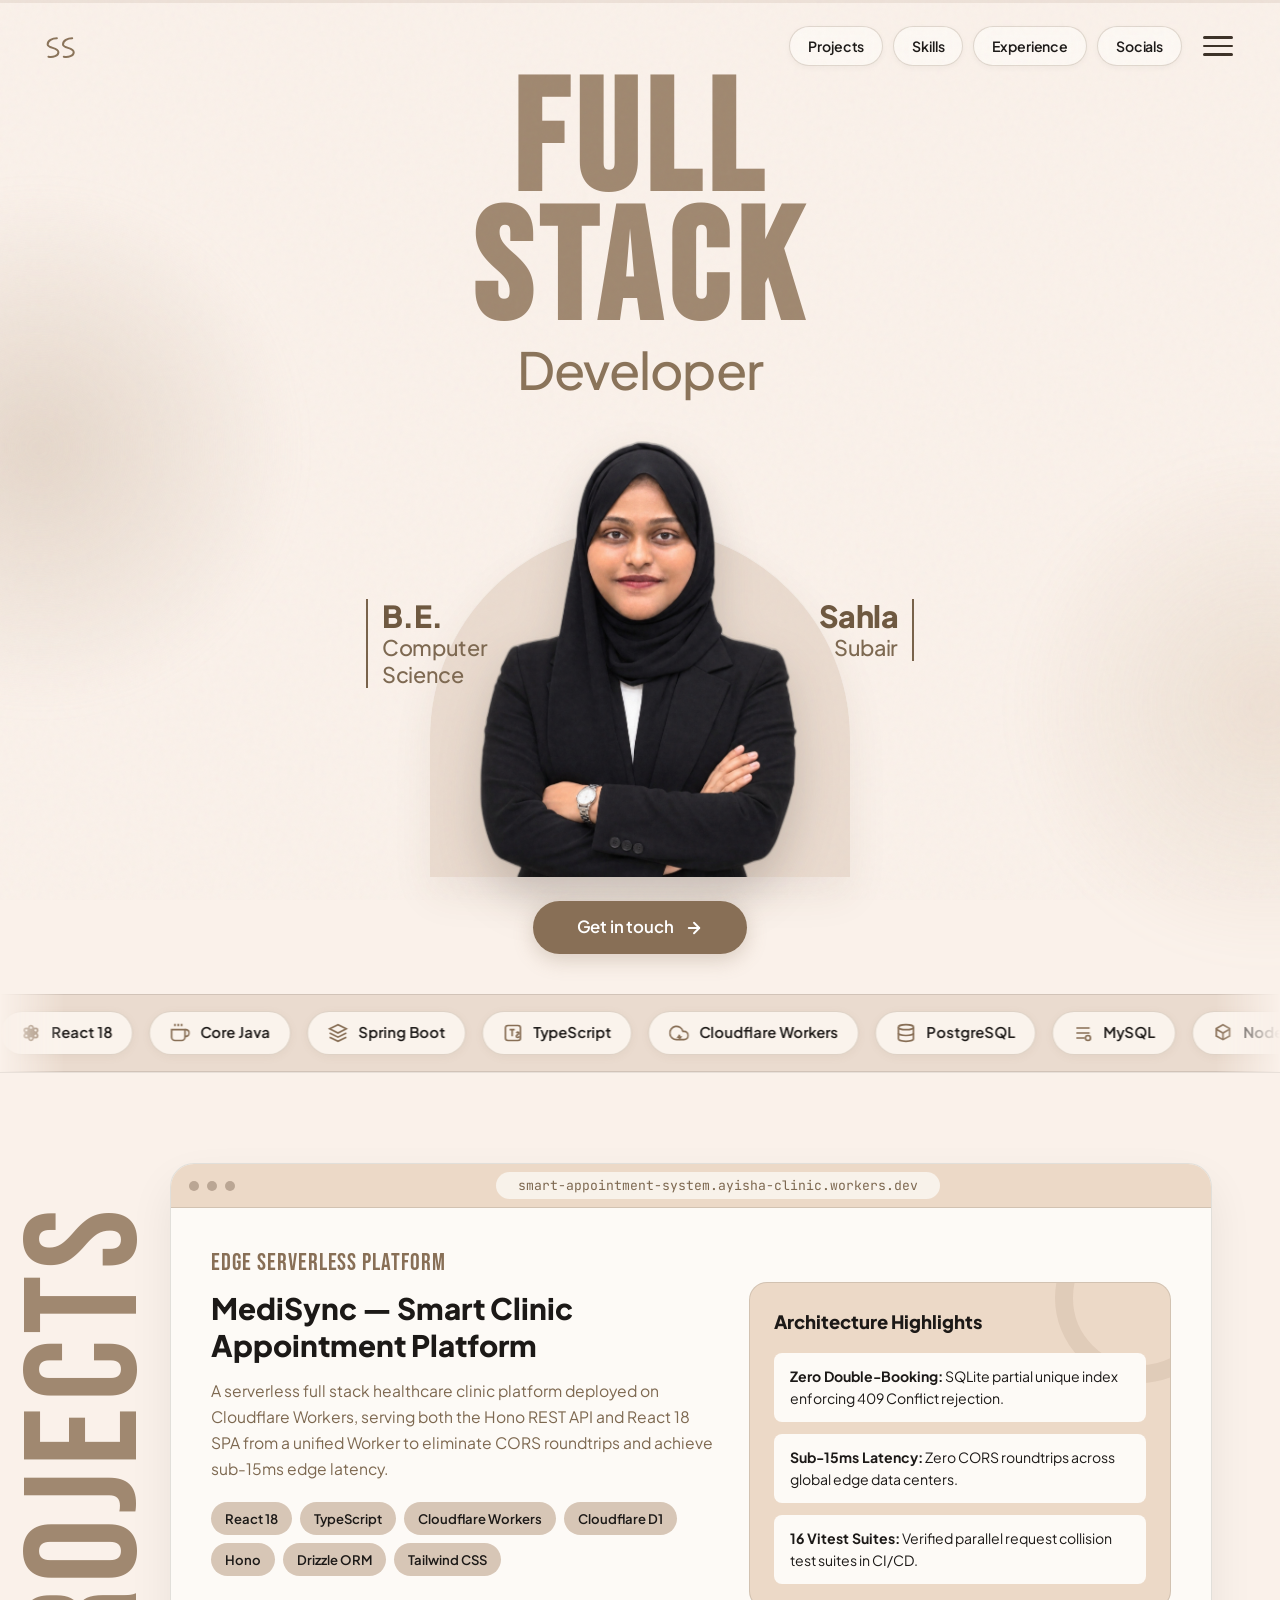
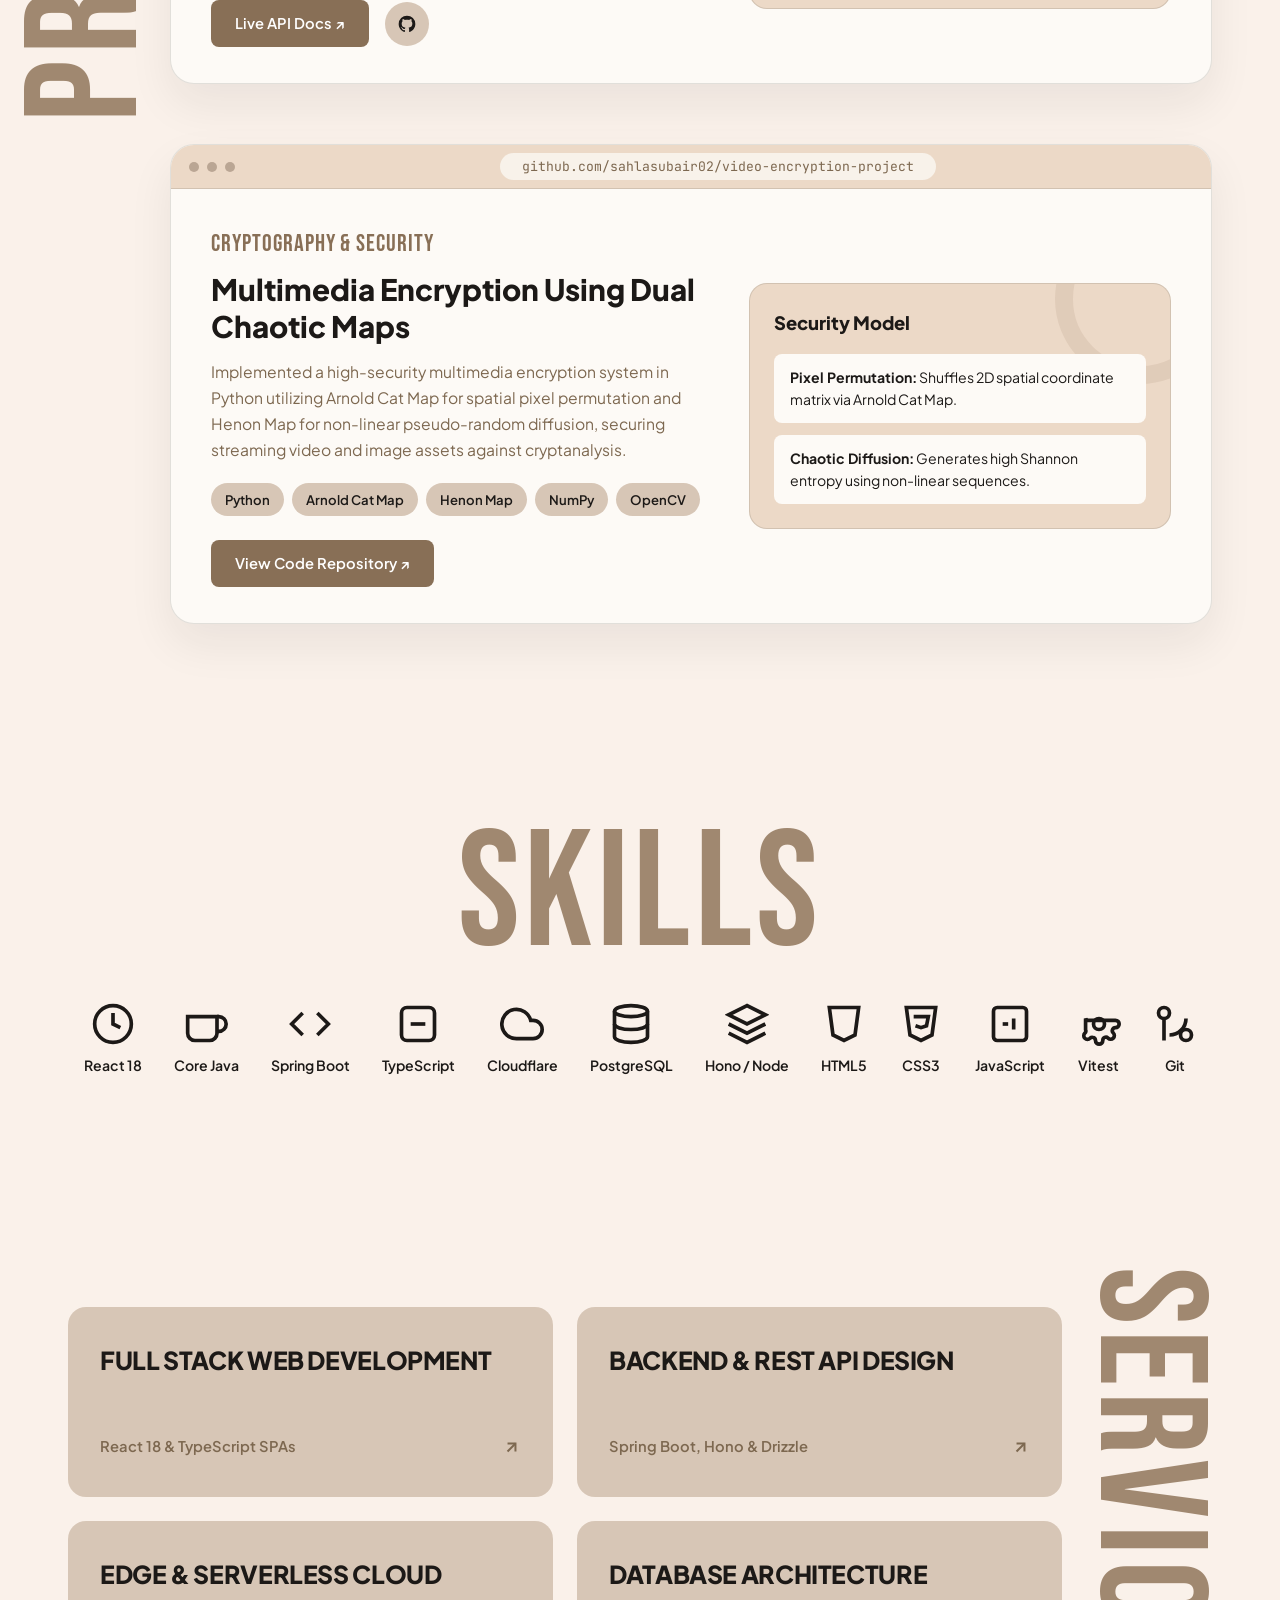
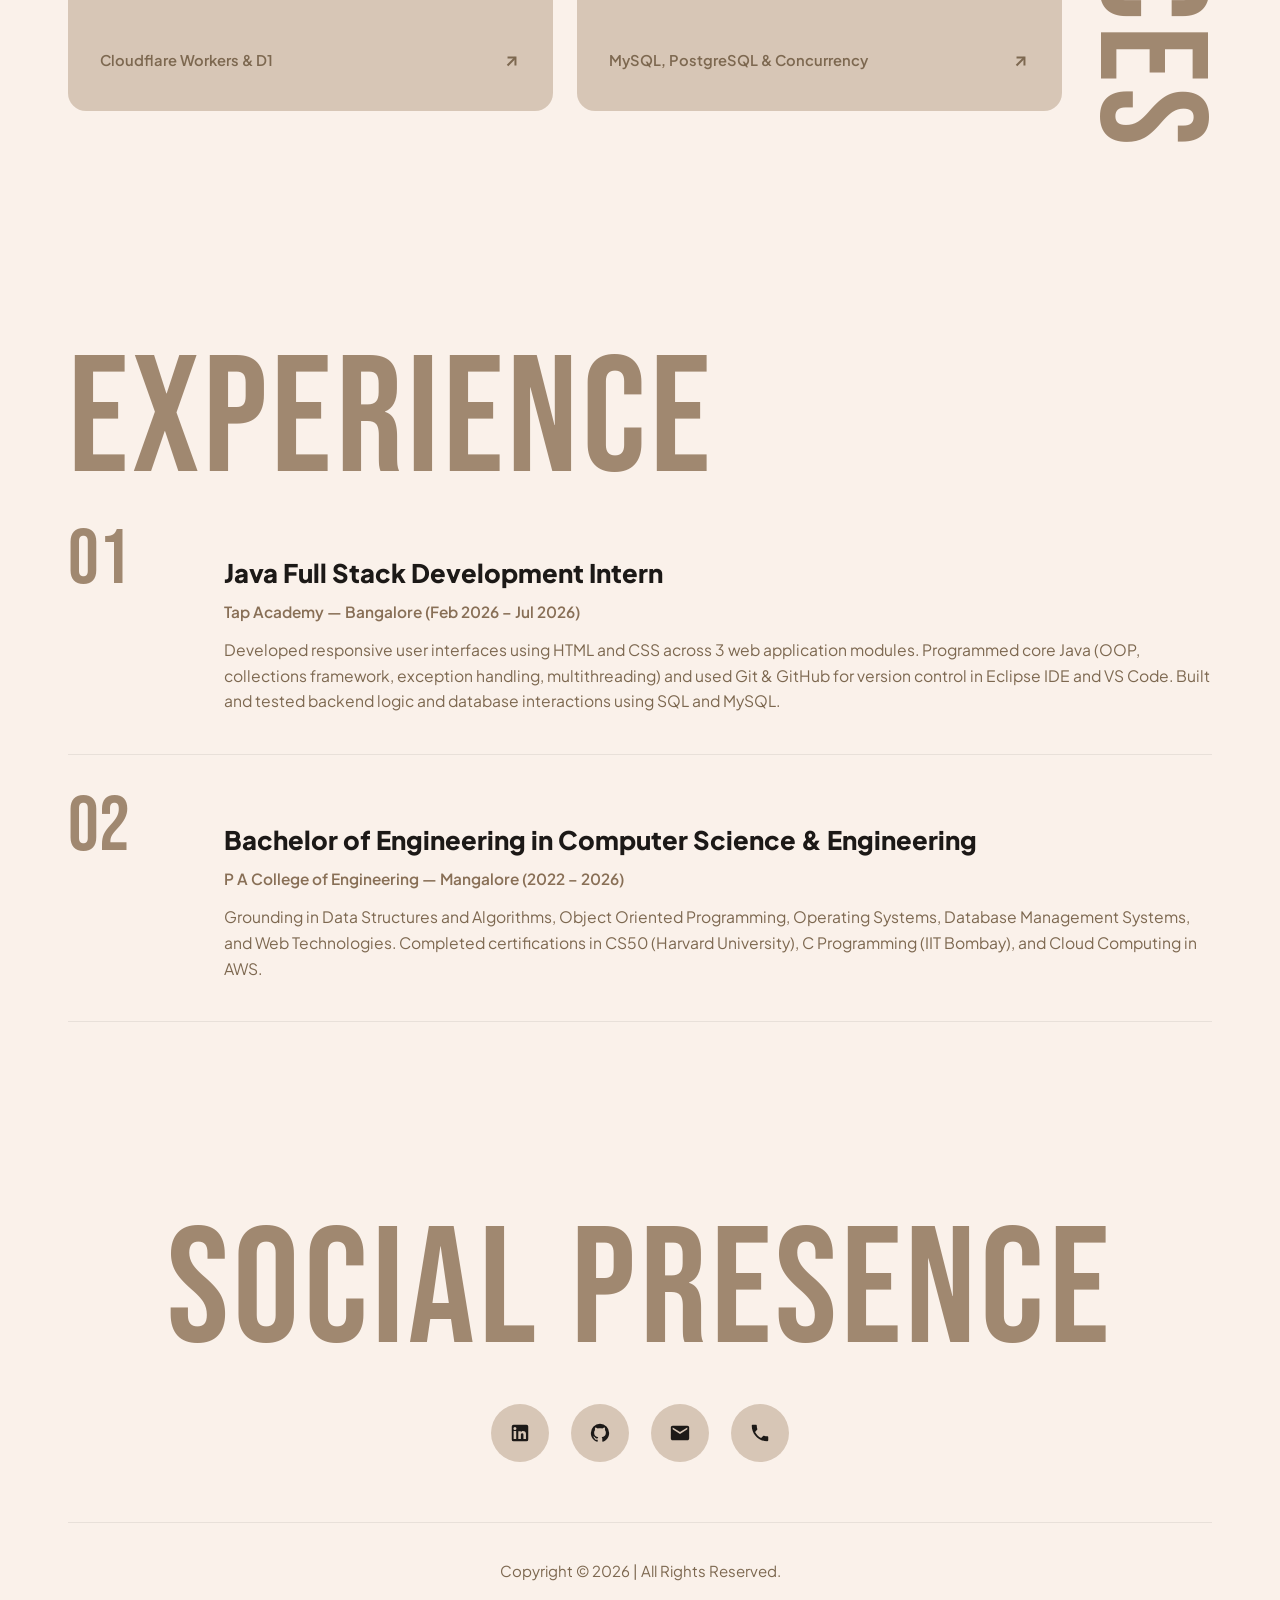
<file: index.html>
<!DOCTYPE html>
<html lang="en">
<head>
  <meta charset="UTF-8">
  <meta name="viewport" content="width=device-width, initial-scale=1.0">
  <title>Sahla Subair — Full Stack Developer (Java, React, TypeScript)</title>
  <meta name="description" content="Portfolio of Sahla Subair — Full Stack Developer specializing in Java, Spring Boot, React 18, TypeScript, and serverless Cloudflare Workers.">
  
  <!-- Google Fonts: Bebas Neue, Plus Jakarta Sans, JetBrains Mono -->
  <link rel="preconnect" href="https://fonts.googleapis.com">
  <link rel="preconnect" href="https://fonts.gstatic.com" crossorigin>
  <link href="https://fonts.googleapis.com/css2?family=Bebas+Neue&family=Plus+Jakarta+Sans:wght@400;500;600;700;800&family=JetBrains+Mono:wght@400;500;600&display=swap" rel="stylesheet">
  
  <!-- Monogram Favicon -->
  <link rel="icon" type="image/svg+xml" href="data:image/svg+xml,<svg xmlns='http://www.w3.org/2000/svg' viewBox='0 0 100 100'><circle cx='50' cy='50' r='50' fill='%23886F56'/><text x='50%25' y='63%25' text-anchor='middle' font-family='sans-serif' font-weight='800' font-size='44' fill='%23ffffff'>SS</text></svg>">
  
  <!-- INLINED CRITICAL CSS to ensure 100% instant rendering with zero network delay or caching issues -->
  <style>
    :root {
      --bg-page: #FAF1EA;
      --bg-arch: #EADBCF;
      --bg-card: #D7C6B6;
      --bg-card-hover: #CDBCAB;
      --bg-card-light: #FEFBF7;
      
      --text-dark: #1C1917;
      --text-primary-brown: #6E583F;
      --text-muted: #7D6850;
      
      --title-color: #A08870;
      --sub-color: #8A7359;
      
      --btn-mocha: #886F56;
      --btn-mocha-hover: #755E47;
      --btn-text: #FFFFFF;
      
      --line-brown: #78624A;
      --border-subtle: rgba(28, 25, 23, 0.08);
      --border-card: rgba(28, 25, 23, 0.12);
      
      --font-watermark: 'Bebas Neue', sans-serif;
      --font-sans: 'Plus Jakarta Sans', -apple-system, BlinkMacSystemFont, 'Segoe UI', Roboto, sans-serif;
      --font-mono: 'JetBrains Mono', monospace;
      
      --radius-sm: 8px;
      --radius-md: 18px;
      --radius-lg: 24px;
      --radius-pill: 9999px;
      
      --max-w: 1200px;
      --transition: all 0.22s ease-in-out;
    }

    *, *::before, *::after {
      box-sizing: border-box;
      margin: 0;
      padding: 0;
    }

    html {
      scroll-behavior: smooth;
      font-size: 16px;
      background-color: var(--bg-page);
    }

    body {
      font-family: var(--font-sans);
      background-color: var(--bg-page);
      color: var(--text-dark);
      line-height: 1.6;
      overflow-x: hidden;
      -webkit-font-smoothing: antialiased;
    }

    a {
      text-decoration: none;
      color: inherit;
    }

    .container {
      max-width: var(--max-w);
      margin: 0 auto;
      padding: 0 28px;
    }

    /* ==========================================================================
       Header: Monogram Logo on Left, Clean 3-Line Hamburger on Right
       (Exact Dribbble Front Page Header)
       ========================================================================== */
.site-header {
      position: absolute;
      top: 0;
      left: 0;
      width: 100%;
      z-index: 100;
      background: transparent;
      padding: 24px 32px 0;
      transition: padding 0.3s ease, background 0.3s ease, box-shadow 0.3s ease;
    }

    .site-header.scrolled {
      position: fixed;
      background: rgba(250, 241, 234, 0.94);
      backdrop-filter: blur(14px);
      -webkit-backdrop-filter: blur(14px);
      box-shadow: 0 4px 20px rgba(28, 25, 23, 0.07);
      padding: 14px 32px;
    }

    .header-right-group {
      display: flex;
      align-items: center;
      gap: 14px;
    }

    /* Desktop Navigation Redirection Buttons: hidden on mobile, visible on desktop */
    .desktop-header-nav {
      display: none;
      align-items: center;
      gap: 10px;
    }

    @media (min-width: 769px) {
      .desktop-header-nav {
        display: flex;
      }
    }

    .desktop-nav-btn {
      display: inline-flex;
      align-items: center;
      justify-content: center;
      padding: 8px 18px;
      border-radius: var(--radius-pill);
      background: rgba(254, 251, 247, 0.72);
      border: 1px solid rgba(136, 111, 86, 0.24);
      color: var(--text-dark);
      font-size: 0.88rem;
      font-weight: 600;
      letter-spacing: -0.01em;
      text-decoration: none;
      backdrop-filter: blur(8px);
      -webkit-backdrop-filter: blur(8px);
      box-shadow: 0 2px 6px rgba(28, 25, 23, 0.04);
      transition: var(--transition);
      user-select: none;
      cursor: pointer;
    }

    .desktop-nav-btn:hover {
      background: var(--btn-mocha);
      color: #ffffff;
      border-color: var(--btn-mocha);
      transform: translateY(-2px);
      box-shadow: 0 6px 16px rgba(136, 111, 86, 0.28);
    }

    .desktop-nav-btn:active {
      transform: translateY(0);
    }

    .header-flex {
      display: flex;
      align-items: center;
      justify-content: space-between;
      max-width: 680px;
      margin: 0 auto;
      width: 100%;
    }

    @media (min-width: 900px) {
      .header-flex {
        max-width: 1200px;
      }
    }

    .brand-monogram {
      display: inline-flex;
      align-items: center;
      justify-content: center;
      color: var(--sub-color);
      transition: var(--transition);
      cursor: pointer;
    }

    .brand-monogram:hover {
      transform: scale(1.06);
    }

    .hamburger-toggle-btn {
      display: flex;
      flex-direction: column;
      justify-content: center;
      align-items: center;
      gap: 6px;
      width: 44px;
      height: 44px;
      cursor: pointer;
      padding: 6px;
      background: transparent;
      border: none;
      outline: none;
    }

    .hamburger-toggle-btn span {
      display: block;
      width: 30px;
      height: 2.8px;
      background-color: #3B3026;
      border-radius: 4px;
      transition: var(--transition);
    }

    .hamburger-toggle-btn:hover span {
      background-color: var(--btn-mocha);
    }

    /* Fullscreen Drawer (Hidden by default, displayed ONLY when .open is present) */
    .nav-overlay-drawer {
      display: none;
      position: fixed;
      inset: 0;
      background: rgba(250, 241, 234, 0.98);
      backdrop-filter: blur(14px);
      z-index: 2000;
      flex-direction: column;
      align-items: center;
      justify-content: center;
      opacity: 0;
      transition: opacity 0.25s ease;
    }

    .nav-overlay-drawer.open {
      display: flex !important;
      opacity: 1;
    }

    .nav-drawer-close {
      position: absolute;
      top: 28px;
      right: 36px;
      font-size: 2.4rem;
      line-height: 1;
      color: var(--text-dark);
      cursor: pointer;
      background: transparent;
      border: none;
      outline: none;
      padding: 4px;
    }

    .nav-drawer-links {
      list-style: none;
      display: flex;
      flex-direction: column;
      align-items: center;
      gap: 22px;
    }

    .nav-drawer-links a {
      font-family: var(--font-watermark);
      font-size: 2.8rem;
      letter-spacing: 0.05em;
      color: var(--text-dark);
      transition: var(--transition);
    }

    .nav-drawer-links a:hover {
      color: var(--btn-mocha);
      transform: translateY(-2px);
    }

    /* ==========================================================================
       Front Page Hero Section (Exact 1:1 Match from Reference Image)
       ========================================================================== */
    .front-page-hero {
      position: relative;
      min-height: 100vh;
      padding-top: 80px;
      padding-bottom: 40px;
      display: flex;
      flex-direction: column;
      align-items: center;
      justify-content: space-between;
      overflow: hidden;
      background: var(--bg-page);
    }

    .front-hero-stage {
      position: relative;
      width: 100%;
      max-width: 680px;
      display: flex;
      flex-direction: column;
      align-items: center;
      margin: 0 auto;
      padding: 0 16px;
    }

    /* 1. Stacked Headline: MERN / STACK / Developer */
    .stacked-title-group {
      display: flex;
      flex-direction: column;
      align-items: center;
      text-align: center;
      user-select: none;
      margin-bottom: -10px;
      z-index: 1;
    }

    .title-line-1,
    .title-line-2 {
      font-family: var(--font-watermark);
      font-size: clamp(5.4rem, 18vw, 9.8rem);
      line-height: 0.82;
      letter-spacing: 0.05em;
      color: var(--title-color);
      text-transform: uppercase;
      margin: 0;
    }

    .title-line-developer {
      font-family: var(--font-sans);
      font-size: clamp(1.8rem, 5.5vw, 3.2rem);
      font-weight: 500;
      color: var(--sub-color);
      letter-spacing: -0.015em;
      line-height: 1.1;
      margin-top: 4px;
    }

    /* 2. Visual Center Stage with Arch Backdrop, Cutout Portrait & Side Callouts */
    .portrait-stage-container {
      position: relative;
      width: 100%;
      max-width: 540px;
      min-height: 440px;
      display: flex;
      justify-content: center;
      align-items: flex-end;
      margin-top: 10px;
    }

    /* Arch Shape behind the shoulders */
    .arch-backdrop-shape {
      position: absolute;
      bottom: 0;
      left: 50%;
      transform: translateX(-50%);
      width: 88%;
      max-width: 420px;
      height: 350px;
      border-radius: 240px 240px 0 0;
      background: var(--bg-arch);
      z-index: 1;
      pointer-events: none;
    }

    /* Cutout Portrait */
    .portrait-cutout-img {
      position: relative;
      z-index: 2;
      width: 100%;
      max-width: 420px;
      height: auto;
      max-height: 480px;
      object-fit: contain;
      object-position: bottom center;
      display: block;
    }

    /* 3. Left Callout: | B.E. / Computer / Science */
    .side-callout-left {
      position: absolute;
      left: -4px;
      top: 42%;
      z-index: 3;
      border-left: 2.2px solid var(--line-brown);
      padding-left: 14px;
      text-align: left;
    }

    .callout-bold-text {
      font-size: clamp(1.3rem, 2.8vw, 1.9rem);
      font-weight: 800;
      color: var(--text-primary-brown);
      line-height: 1.1;
      letter-spacing: -0.02em;
      display: block;
    }

    .callout-light-text {
      font-size: clamp(1rem, 2.1vw, 1.35rem);
      font-weight: 500;
      color: var(--text-muted);
      line-height: 1.25;
      letter-spacing: -0.015em;
      display: block;
      margin-top: 2px;
    }

    /* 4. Right Callout: Sahla | / Subair */
    .side-callout-right {
      position: absolute;
      right: -4px;
      top: 42%;
      z-index: 3;
      border-right: 2.2px solid var(--line-brown);
      padding-right: 14px;
      text-align: right;
    }

    /* 5. Bottom Centered CTA Button: Get in touch -> */
    .bottom-cta-container {
      margin-top: 24px;
      z-index: 5;
      display: flex;
      justify-content: center;
    }

    .btn-pill-get-in-touch {
      display: inline-flex;
      align-items: center;
      justify-content: center;
      gap: 12px;
      background: var(--btn-mocha);
      color: var(--btn-text);
      padding: 13px 44px;
      border-radius: var(--radius-pill);
      font-size: 1.05rem;
      font-weight: 600;
      letter-spacing: -0.01em;
      box-shadow: 0 6px 20px rgba(136, 111, 86, 0.28);
      transition: var(--transition);
      cursor: pointer;
    }

    .btn-pill-get-in-touch:hover {
      background: var(--btn-mocha-hover);
      transform: translateY(-2px);
      box-shadow: 0 10px 24px rgba(136, 111, 86, 0.38);
      color: #fff;
    }

    .btn-pill-get-in-touch svg {
      width: 18px;
      height: 18px;
      transition: transform 0.2s ease;
    }

    .btn-pill-get-in-touch:hover svg {
      transform: translateX(4px);
    }


    /* ==========================================================================
       Skills Continuous Horizontal Marquee (Left to Right Motion)
       Positioned right after the Hero section, before Projects
       ========================================================================== */
    .skills-marquee-banner {
      width: 100%;
      overflow: hidden;
      background: var(--bg-arch);
      border-top: 1.5px solid var(--border-card);
      border-bottom: 1.5px solid var(--border-card);
      padding: 16px 0;
      position: relative;
      display: flex;
      align-items: center;
      mask-image: linear-gradient(to right, transparent 0%, black 5%, black 95%, transparent 100%);
      -webkit-mask-image: linear-gradient(to right, transparent 0%, black 5%, black 95%, transparent 100%);
    }

    .skills-marquee-track {
      display: flex;
      width: max-content;
      animation: marqueeScrollLeftToRight 30s linear infinite;
      will-change: transform;
    }

    .skills-marquee-banner:hover .skills-marquee-track {
      animation-play-state: paused;
    }

    @keyframes marqueeScrollLeftToRight {
      0% {
        transform: translateX(-50%);
      }
      100% {
        transform: translateX(0%);
      }
    }

    .marquee-group {
      display: flex;
      align-items: center;
      gap: 16px;
      padding-right: 16px;
      flex-shrink: 0;
    }

    .marquee-pill {
      display: inline-flex;
      align-items: center;
      gap: 10px;
      background: #FAF3EC;
      border: 1px solid rgba(136, 111, 86, 0.25);
      border-radius: var(--radius-pill);
      padding: 9px 20px;
      color: var(--text-dark);
      font-size: 0.92rem;
      font-weight: 600;
      white-space: nowrap;
      box-shadow: 0 2px 8px rgba(136, 111, 86, 0.08);
      transition: var(--transition);
      cursor: default;
    }

    .marquee-pill:hover {
      background: #FFFFFF;
      border-color: var(--btn-mocha);
      transform: translateY(-2px);
      box-shadow: 0 6px 16px rgba(136, 111, 86, 0.18);
    }

    .marquee-pill svg {
      width: 20px;
      height: 20px;
      color: var(--btn-mocha);
      flex-shrink: 0;
      transition: transform 0.2s ease;
    }

    .marquee-pill:hover svg {
      transform: scale(1.15);
    }

    /* ==========================================================================
       Projects Section (Browser Mockup + Rotated "PROJECTS" Watermark)
       ========================================================================== */
    .projects-section {
      position: relative;
      padding: 90px 0 110px;
      background: var(--bg-page);
      border-top: 1px solid var(--border-subtle);
    }

    .projects-inner-layout {
      position: relative;
      display: flex;
      align-items: flex-start;
    }

    .vertical-watermark-left {
      position: absolute;
      left: -20px;
      top: 40px;
      font-family: var(--font-watermark);
      font-size: clamp(5.5rem, 12.5vw, 12rem);
      line-height: 0.85;
      letter-spacing: 0.04em;
      color: var(--title-color);
      writing-mode: vertical-rl;
      transform: rotate(180deg);
      user-select: none;
      pointer-events: none;
    }

    .projects-cards-wrapper {
      margin-left: clamp(20px, 8vw, 110px);
      width: 100%;
      display: flex;
      flex-direction: column;
      gap: 60px;
    }

    .browser-window-card {
      background: #FDFAF6;
      border: 1px solid var(--border-card);
      border-radius: var(--radius-lg);
      box-shadow: 0 20px 45px rgba(28, 25, 23, 0.07);
      overflow: hidden;
      transition: var(--transition);
    }

    .browser-window-card:hover {
      transform: translateY(-4px);
      box-shadow: 0 28px 60px rgba(28, 25, 23, 0.11);
    }

    .browser-header-bar {
      background: #ECD9C7;
      height: 44px;
      display: flex;
      align-items: center;
      padding: 0 18px;
      gap: 8px;
      border-bottom: 1px solid var(--border-card);
    }

    .dot {
      width: 10px;
      height: 10px;
      border-radius: 50%;
      background: #BAA694;
    }

    .browser-address-pill {
      margin: 0 auto;
      background: #F8F2EA;
      padding: 3px 22px;
      border-radius: var(--radius-pill);
      font-family: var(--font-mono);
      font-size: 0.82rem;
      color: var(--text-muted);
    }

    .browser-card-content {
      padding: 36px 40px;
      display: grid;
      grid-template-columns: 1.2fr 1fr;
      gap: 32px;
      align-items: center;
    }

    .project-details-col h3 {
      font-size: 1.85rem;
      font-weight: 800;
      color: var(--text-dark);
      line-height: 1.25;
      margin: 8px 0 14px;
    }

    .project-details-col p {
      color: var(--text-muted);
      font-size: 0.98rem;
      line-height: 1.65;
      margin-bottom: 20px;
    }

    .tech-tags-list {
      display: flex;
      flex-wrap: wrap;
      gap: 8px;
      margin-bottom: 24px;
    }

    .tech-tag-chip {
      background: var(--bg-card);
      color: var(--text-dark);
      padding: 6px 14px;
      border-radius: var(--radius-pill);
      font-size: 0.82rem;
      font-weight: 600;
    }

    .project-actions-row {
      display: flex;
      align-items: center;
      gap: 16px;
    }

    .btn-open-project {
      display: inline-flex;
      align-items: center;
      gap: 8px;
      background: var(--btn-mocha);
      color: #fff;
      padding: 12px 24px;
      border-radius: var(--radius-sm);
      font-size: 0.92rem;
      font-weight: 600;
    }

    .btn-open-project:hover {
      background: var(--btn-mocha-hover);
      color: #fff;
      transform: translateY(-2px);
    }

    .btn-github-circle {
      width: 44px;
      height: 44px;
      border-radius: 50%;
      background: var(--bg-card);
      color: var(--text-dark);
      display: flex;
      align-items: center;
      justify-content: center;
      transition: var(--transition);
    }

    .btn-github-circle:hover {
      background: var(--text-dark);
      color: #fff;
      transform: translateY(-2px);
    }

    .btn-github-circle svg {
      width: 20px;
      height: 20px;
      fill: currentColor;
    }

    .project-preview-mockup-box {
      background: #ECD9C7;
      border: 1px solid var(--border-card);
      border-radius: var(--radius-md);
      padding: 24px;
      display: flex;
      flex-direction: column;
      gap: 12px;
    }

    .feature-callout-pill {
      background: #FDFAF6;
      border-radius: var(--radius-sm);
      padding: 12px 16px;
      font-size: 0.88rem;
      color: var(--text-dark);
    }

    /* ==========================================================================
       Skills Section (Exact Dribbble "SKILLS" + Logo Ribbon)
       ========================================================================== */
    .skills-section {
      padding: 90px 0 100px;
      background: var(--bg-page);
      text-align: center;
    }

    .section-watermark-center {
      font-family: var(--font-watermark);
      font-size: clamp(5.5rem, 13vw, 12rem);
      line-height: 0.85;
      letter-spacing: 0.05em;
      color: var(--title-color);
      text-transform: uppercase;
      user-select: none;
      margin-bottom: 24px;
    }

    .skills-icons-row {
      display: flex;
      flex-wrap: wrap;
      align-items: center;
      justify-content: center;
      gap: 32px;
      margin-top: 36px;
    }

    .skill-logo-item {
      display: flex;
      flex-direction: column;
      align-items: center;
      gap: 8px;
      color: var(--text-dark);
      font-size: 0.88rem;
      font-weight: 600;
      transition: var(--transition);
    }

    .skill-logo-item:hover {
      transform: translateY(-4px);
      color: var(--btn-mocha);
    }

    .skill-logo-item svg {
      width: 44px;
      height: 44px;
    }

    /* ==========================================================================
       Services Section (2x2 Grid + Rotated "SERVICES" on the Right)
       ========================================================================== */
    .services-section {
      padding: 90px 0 110px;
      background: var(--bg-page);
      position: relative;
    }

    .services-layout-grid {
      display: grid;
      grid-template-columns: 1fr 110px;
      gap: 40px;
      align-items: center;
    }

    .services-2x2 {
      display: grid;
      grid-template-columns: repeat(2, 1fr);
      gap: 24px;
    }

    .service-tan-card {
      background: var(--bg-card);
      border-radius: var(--radius-md);
      padding: 38px 32px;
      display: flex;
      flex-direction: column;
      justify-content: space-between;
      min-height: 190px;
      transition: var(--transition);
    }

    .service-tan-card:hover {
      background: var(--bg-card-hover);
      transform: translateY(-4px);
      box-shadow: 0 16px 36px rgba(28, 25, 23, 0.09);
    }

    .service-title {
      font-size: 1.55rem;
      font-weight: 800;
      color: var(--text-dark);
      line-height: 1.25;
      letter-spacing: -0.015em;
      text-transform: uppercase;
    }

    .service-cta-link {
      display: flex;
      align-items: center;
      justify-content: space-between;
      margin-top: 24px;
      font-size: 0.92rem;
      font-weight: 600;
      color: var(--text-muted);
    }

    .service-cta-link svg {
      width: 19px;
      height: 19px;
      transition: transform 0.2s ease;
    }

    .service-tan-card:hover .service-cta-link svg {
      transform: translate(3px, -3px);
    }

    .vertical-watermark-right {
      font-family: var(--font-watermark);
      font-size: clamp(5.5rem, 12vw, 11rem);
      line-height: 0.85;
      letter-spacing: 0.04em;
      color: var(--title-color);
      writing-mode: vertical-rl;
      user-select: none;
      pointer-events: none;
      text-align: center;
    }

    /* ==========================================================================
       Experience Section (Numbered 01, 02)
       ========================================================================== */
    .experience-section {
      padding: 90px 0 110px;
      background: var(--bg-page);
    }

    .experience-entries-list {
      display: flex;
      flex-direction: column;
      gap: 40px;
      margin-top: 36px;
    }

    .experience-item-row {
      display: grid;
      grid-template-columns: 120px 1fr;
      gap: 36px;
      padding-bottom: 40px;
      border-bottom: 1px solid var(--border-subtle);
      align-items: baseline;
    }

    .exp-big-num {
      font-family: var(--font-watermark);
      font-size: 4.8rem;
      line-height: 0.85;
      color: var(--title-color);
    }

    .exp-content-box h4 {
      font-size: 1.6rem;
      font-weight: 800;
      color: var(--text-dark);
      margin-bottom: 6px;
    }

    .exp-company-tag {
      font-size: 0.96rem;
      font-weight: 600;
      color: var(--btn-mocha);
      margin-bottom: 12px;
    }

    .exp-content-box p {
      color: var(--text-muted);
      font-size: 0.98rem;
      line-height: 1.65;
    }

    /* ==========================================================================
       Social Presence & Footer
       ========================================================================== */
    .social-section {
      padding: 90px 0 60px;
      background: var(--bg-page);
      text-align: center;
    }

    .social-circle-buttons-row {
      display: flex;
      align-items: center;
      justify-content: center;
      gap: 22px;
      margin: 40px 0 60px;
    }

    .social-icon-circle {
      width: 58px;
      height: 58px;
      border-radius: 50%;
      background: var(--bg-card);
      color: var(--text-dark);
      display: flex;
      align-items: center;
      justify-content: center;
      transition: var(--transition);
    }

    .social-icon-circle:hover {
      background: var(--text-dark);
      color: #fff;
      transform: translateY(-4px);
      box-shadow: 0 12px 26px rgba(28, 25, 23, 0.15);
    }

    .social-icon-circle svg {
      width: 22px;
      height: 22px;
      fill: currentColor;
    }

    .bottom-copyright-line {
      font-size: 0.94rem;
      color: var(--text-muted);
      border-top: 1px solid var(--border-subtle);
      padding-top: 36px;
    }

    /* ==========================================================================
       Modals (Hidden by default, displayed ONLY when .open is present)
       ========================================================================== */
    .modal-overlay {
      display: none;
      position: fixed;
      inset: 0;
      background: rgba(28, 25, 23, 0.7);
      backdrop-filter: blur(8px);
      z-index: 3000;
      align-items: center;
      justify-content: center;
      padding: 24px;
      opacity: 0;
      transition: opacity 0.25s ease;
    }

    .modal-overlay.open {
      display: flex !important;
      opacity: 1;
    }

    .modal-card {
      background: #FDFAF6;
      border: 1px solid var(--border-card);
      border-radius: var(--radius-lg);
      max-width: 760px;
      width: 100%;
      max-height: 90vh;
      overflow-y: auto;
      position: relative;
      padding: 40px;
      box-shadow: 0 25px 50px rgba(28, 25, 23, 0.25);
    }

    .modal-close-x {
      position: absolute;
      top: 24px;
      right: 24px;
      width: 36px;
      height: 36px;
      border-radius: 50%;
      background: var(--bg-card);
      color: var(--text-dark);
      display: flex;
      align-items: center;
      justify-content: center;
      font-size: 1.2rem;
      border: none;
      cursor: pointer;
    }

    .swap-options-grid {
      display: grid;
      grid-template-columns: repeat(auto-fit, minmax(180px, 1fr));
      gap: 18px;
      margin: 16px 0 24px;
    }

    .swap-option-card {
      border: 2px solid var(--border-card);
      border-radius: var(--radius-md);
      padding: 14px;
      text-align: center;
      cursor: pointer;
      background: var(--bg-page);
      transition: var(--transition);
    }

    .swap-option-card:hover,
    .swap-option-card.selected {
      border-color: var(--btn-mocha);
      box-shadow: 0 6px 18px rgba(136, 111, 86, 0.2);
      transform: translateY(-2px);
    }

    .swap-option-card img {
      width: 100%;
      height: 140px;
      object-fit: cover;
      border-radius: var(--radius-sm);
      margin-bottom: 10px;
    }

    .swap-option-title {
      font-weight: 700;
      font-size: 0.95rem;
      color: var(--text-dark);
    }

    .swap-file-input-wrapper {
      margin-top: 18px;
      padding: 20px;
      border: 2px dashed var(--border-card);
      border-radius: var(--radius-md);
      text-align: center;
      background: var(--bg-page);
    }

    /* ==========================================================================
       Responsive Media Queries
       ========================================================================== */
    @media (max-width: 992px) {
      .browser-card-content {
        grid-template-columns: 1fr;
      }
      .services-layout-grid {
        grid-template-columns: 1fr;
      }
      .vertical-watermark-right {
        display: none;
      }
      .vertical-watermark-left {
        display: none;
      }
      .projects-cards-wrapper {
        margin-left: 0 !important;
      }
    }

    /* Mobile Responsive Optimizations (< 768px and < 480px) */
    @media (max-width: 768px) {

      /* Marquee banner mobile scaling */
      .skills-marquee-banner {
        padding: 12px 0;
      }
      .marquee-group {
        gap: 10px;
        padding-right: 10px;
      }
      .marquee-pill {
        padding: 7px 14px;
        font-size: 0.82rem;
        gap: 7px;
      }
      .marquee-pill svg {
        width: 17px;
        height: 17px;
      }

      .container {
        padding: 0 16px;
      }

      .site-header {
        padding: 18px 20px 0;
      }

      /* Hero section mobile scaling */
      .front-page-hero {
        min-height: auto;
        padding-top: 70px;
        padding-bottom: 36px;
      }

      .title-line-1,
      .title-line-2 {
        font-size: clamp(4.6rem, 20vw, 6.8rem);
        line-height: 0.82;
      }

      .title-line-developer {
        font-size: clamp(1.6rem, 5.8vw, 2.2rem);
        margin-top: 2px;
      }

      .portrait-stage-container {
        min-height: 380px;
        margin-top: 6px;
      }

      .arch-backdrop-shape {
        width: 86%;
        max-width: 320px;
        height: 310px;
        border-radius: 170px 170px 0 0;
      }

      .portrait-cutout-img {
        max-width: 320px;
        max-height: 390px;
      }

      .side-callout-left {
        left: -4px;
        top: 38%;
        padding-left: 10px;
      }

      .side-callout-right {
        right: -4px;
        top: 38%;
        padding-right: 10px;
      }

      .callout-bold-text {
        font-size: 1.25rem;
      }

      .callout-light-text {
        font-size: 0.92rem;
      }

      .btn-pill-get-in-touch {
        padding: 12px 36px;
        font-size: 0.96rem;
      }

      /* Projects section mobile scaling & address pill fix */
      .projects-section {
        padding: 60px 0 70px;
      }

      .projects-cards-wrapper {
        margin-left: 0 !important;
        gap: 36px;
      }

      .browser-window-card {
        border-radius: 16px;
      }

      .browser-header-bar {
        height: 42px;
        padding: 0 14px;
        gap: 6px;
      }

      .dot {
        width: 8px;
        height: 8px;
      }

      .browser-address-pill {
        margin: 0 auto;
        padding: 3px 12px;
        font-size: 0.72rem;
        max-width: 190px;
        white-space: nowrap;
        overflow: hidden;
        text-overflow: ellipsis;
      }

      .browser-card-content {
        padding: 24px 18px;
        gap: 24px;
      }

      .project-details-col h3 {
        font-size: 1.45rem;
        line-height: 1.3;
        margin: 6px 0 12px;
      }

      .project-details-col p {
        font-size: 0.92rem;
        line-height: 1.55;
        margin-bottom: 16px;
      }

      .tech-tags-list {
        gap: 6px;
        margin-bottom: 20px;
      }

      .tech-tag-chip {
        padding: 5px 11px;
        font-size: 0.76rem;
      }

      .project-actions-row {
        gap: 12px;
      }

      .btn-open-project {
        flex: 1;
        justify-content: center;
        padding: 11px 18px;
        font-size: 0.88rem;
      }

      .project-preview-mockup-box {
        padding: 18px;
        gap: 10px;
      }

      .feature-callout-pill {
        padding: 10px 12px;
        font-size: 0.82rem;
      }

      /* Skills section mobile */
      .skills-section {
        padding: 60px 0 70px;
      }

      .section-watermark-center {
        font-size: clamp(3.8rem, 16vw, 6rem);
        margin-bottom: 16px;
      }

      .skills-icons-row {
        gap: 20px 14px;
        margin-top: 24px;
      }

      .skill-logo-item {
        width: calc(33.33% - 12px);
        font-size: 0.78rem;
        gap: 6px;
      }

      .skill-logo-item svg {
        width: 36px;
        height: 36px;
      }

      /* Services section mobile */
      .services-section {
        padding: 60px 0 70px;
      }

      .services-layout-grid {
        display: block;
      }

      .services-2x2 {
        grid-template-columns: 1fr;
        gap: 16px;
      }

      .service-tan-card {
        padding: 26px 22px;
        min-height: 140px;
      }

      .service-title {
        font-size: 1.3rem;
      }

      /* Experience section mobile */
      .experience-section {
        padding: 60px 0 70px;
      }

      .experience-entries-list {
        gap: 28px;
        margin-top: 20px;
      }

      .experience-item-row {
        grid-template-columns: 1fr;
        gap: 8px;
        padding-bottom: 24px;
      }

      .exp-big-num {
        font-size: 3.2rem;
        line-height: 1;
      }

      .exp-content-box h4 {
        font-size: 1.3rem;
      }

      .exp-content-box p {
        font-size: 0.92rem;
      }

      /* Social section mobile */
      .social-section {
        padding: 60px 0 40px;
      }

      .social-circle-buttons-row {
        gap: 14px;
        margin: 28px 0 40px;
      }

      .social-icon-circle {
        width: 48px;
        height: 48px;
      }

      .social-icon-circle svg {
        width: 19px;
        height: 19px;
      }
    }

    @media (max-width: 400px) {

      .marquee-pill {
        padding: 6px 11px;
        font-size: 0.76rem;
      }

      .browser-address-pill {
        max-width: 150px;
        font-size: 0.68rem;
      }
      .side-callout-left {
        left: -6px;
      }
      .side-callout-right {
        right: -6px;
      }
    }
  </style>
  <link rel="stylesheet" href="responsive.css">
</head>
<body>
  <div class="scroll-progress" aria-hidden="true"><span id="scrollProgressBar"></span></div>

  <!-- Top Header (Exact Dribbble Front Page: Monogram on Left, Hamburger on Right) -->
  <header class="site-header" id="siteHeader">
    <div class="header-flex">
      <!-- Monogram Logo Mark matching "dp" style -->
      <a href="#home" class="brand-monogram" aria-label="Sahla Subair Home">
        <svg viewBox="0 0 60 40" width="46" height="34" fill="none" stroke="currentColor" stroke-width="2.6" stroke-linecap="round" stroke-linejoin="round">
          <path d="M22 10 C16 10, 10 13, 10 18 C10 23, 24 22, 24 28 C24 33, 17 35, 11 34" />
          <path d="M42 10 C36 10, 30 13, 30 18 C30 23, 44 22, 44 28 C44 33, 37 35, 31 34" />
        </svg>
      </a>

      <!-- Right Header Cluster: Desktop Redirection Buttons + Hamburger -->
      <div class="header-right-group">
        <nav class="desktop-header-nav" aria-label="Quick Section Navigation">
          <a href="#projects" class="desktop-nav-btn">Projects</a>
          <a href="#skills" class="desktop-nav-btn">Skills</a>
          <a href="#experience" class="desktop-nav-btn">Experience</a>
          <a href="#socials" class="desktop-nav-btn">Socials</a>
        </nav>

        <!-- Clean 3-line Hamburger Button -->
        <button class="hamburger-toggle-btn" id="navDrawerOpenBtn" aria-label="Open Navigation Menu">
          <span></span>
          <span></span>
          <span></span>
        </button>
      </div>
    </div>
  </header>

  <!-- Fullscreen Navigation Drawer (Overlay Menu - opened ONLY via hamburger) -->
  <div class="nav-overlay-drawer" id="navOverlayDrawer" aria-hidden="true">
    <button class="nav-drawer-close" id="navDrawerCloseBtn" aria-label="Close Navigation Menu">&times;</button>
    <div class="brand-monogram" style="margin-bottom: 24px; transform: scale(1.3);">
      <svg viewBox="0 0 60 40" width="56" height="40" fill="none" stroke="currentColor" stroke-width="2.6" stroke-linecap="round" stroke-linejoin="round">
        <path d="M22 10 C16 10, 10 13, 10 18 C10 23, 24 22, 24 28 C24 33, 17 35, 11 34" />
        <path d="M42 10 C36 10, 30 13, 30 18 C30 23, 44 22, 44 28 C44 33, 37 35, 31 34" />
      </svg>
    </div>
    <ul class="nav-drawer-links">
      <li><a href="#home" class="drawer-link">Home</a></li>
      <li><a href="#projects" class="drawer-link">Projects</a></li>
      <li><a href="#skills" class="drawer-link">Skills</a></li>
      <li><a href="#services" class="drawer-link">Services</a></li>
      <li><a href="#experience" class="drawer-link">Experience</a></li>
      <li><a href="#resumeModal" class="drawer-link" id="drawerResumeLink">Resume</a></li>
      <li><a href="#contact" class="drawer-link">Contact</a></li>
    </ul>
    <div style="margin-top: 32px; display: flex; gap: 14px; flex-wrap: wrap; justify-content: center;">
      <a href="#contact" class="btn-pill-get-in-touch drawer-link" style="padding: 12px 32px; font-size: 0.95rem;">Get in touch →</a>
      <button type="button" class="btn-pill-get-in-touch" id="openPhotoSwapBtn" style="padding: 12px 28px; background: transparent; border: 1.5px solid var(--sub-color); color: var(--sub-color); font-size: 0.95rem; cursor: pointer; box-shadow: none;">Swap Photo / Role 📷</button>
    </div>
  </div>

  <!-- Hero Section: reference-inspired layout, tailored to Sahla's full-stack profile -->
  <section class="front-page-hero" id="home">
    <div class="front-hero-stage">
      
      <!-- 1. Stacked Giant Headline: FULL / STACK / Developer -->
      <div class="stacked-title-group">
        <h1 class="title-line-1" id="heroTitleLine1">FULL</h1>
        <h1 class="title-line-2" id="heroTitleLine2">STACK</h1>
        <div class="title-line-developer">Developer</div>
      </div>

      <!-- 2. Visual Center Stage with Arch Backdrop, Cutout Portrait & Side Callouts -->
      <div class="portrait-stage-container">
        <!-- Arch backdrop shape behind shoulders -->
        <div class="arch-backdrop-shape"></div>

        <!-- Left Callout: Sahla's degree -->
        <div class="side-callout-left">
          <span class="callout-bold-text">B.E.</span>
          <span class="callout-light-text">Computer<br>Science</span>
        </div>

        <!-- Center Cutout Photo of Sahla Subair -->
        <img id="heroPortraitImg" src="assets/sahala-portrait.png" alt="Sahla Subair - Full Stack Developer" class="portrait-cutout-img">

        <!-- Right Callout: Sahla Subair | -->
        <div class="side-callout-right">
          <span class="callout-bold-text">Sahla</span>
          <span class="callout-light-text">Subair</span>
        </div>
      </div>

      <!-- 3. Bottom Centered CTA Button -->
      <div class="bottom-cta-container">
        <a href="#contact" class="btn-pill-get-in-touch">
          Get in touch
          <svg viewBox="0 0 24 24" fill="none" stroke="currentColor" stroke-width="2.5" stroke-linecap="round" stroke-linejoin="round">
            <line x1="5" y1="12" x2="19" y2="12"></line>
            <polyline points="12 5 19 12 12 19"></polyline>
          </svg>
        </a>
      </div>

    </div>
  </section>

<!-- Skills Continuous Horizontal Marquee (Continuous Motion: Left to Right) -->
  <section class="skills-marquee-banner" aria-label="Core Skills Continuous Marquee">
    <div class="skills-marquee-track">
      <!-- Group 1 -->
      <div class="marquee-group">
        <div class="marquee-pill" title="React 18">
          <svg viewBox="0 0 24 24" fill="none" stroke="currentColor" stroke-width="2"><circle cx="12" cy="12" r="2" fill="currentColor"></circle><ellipse cx="12" cy="12" rx="9" ry="3.5" transform="rotate(30 12 12)"></ellipse><ellipse cx="12" cy="12" rx="9" ry="3.5" transform="rotate(90 12 12)"></ellipse><ellipse cx="12" cy="12" rx="9" ry="3.5" transform="rotate(150 12 12)"></ellipse></svg>
          <span>React 18</span>
        </div>
        <div class="marquee-pill" title="Core Java">
          <svg viewBox="0 0 24 24" fill="none" stroke="currentColor" stroke-width="2"><path d="M18 8h1a4 4 0 0 1 0 8h-1"></path><path d="M2 8h16v9a4 4 0 0 1-4 4H6a4 4 0 0 1-4-4V8z"></path><line x1="6" y1="1" x2="6" y2="4"></line><line x1="10" y1="1" x2="10" y2="4"></line><line x1="14" y1="1" x2="14" y2="4"></line></svg>
          <span>Core Java</span>
        </div>
        <div class="marquee-pill" title="Spring Boot">
          <svg viewBox="0 0 24 24" fill="none" stroke="currentColor" stroke-width="2"><path d="M12 2L2 7l10 5 10-5-10-5z"></path><path d="M2 17l10 5 10-5"></path><path d="M2 12l10 5 10-5"></path></svg>
          <span>Spring Boot</span>
        </div>
        <div class="marquee-pill" title="TypeScript">
          <svg viewBox="0 0 24 24" fill="none" stroke="currentColor" stroke-width="2"><rect x="3" y="3" width="18" height="18" rx="3"></rect><path d="M8 8h6"></path><path d="M11 8v8"></path><path d="M16 12c.5-.5 1-1 1.8-1 1 0 1.2.7 1.2 1.4 0 1.6-3 1.8-3 3.6 0 .8.6 1.4 1.5 1.4 1 0 1.8-.7 2.1-1.4"></path></svg>
          <span>TypeScript</span>
        </div>
        <div class="marquee-pill" title="Cloudflare Workers">
          <svg viewBox="0 0 24 24" fill="none" stroke="currentColor" stroke-width="2"><path d="M18 10h-1.26A8 8 0 1 0 9 20h9a5 5 0 0 0 0-10z"></path><polyline points="13 14 11 17 14 17 12 20"></polyline></svg>
          <span>Cloudflare Workers</span>
        </div>
        <div class="marquee-pill" title="PostgreSQL">
          <svg viewBox="0 0 24 24" fill="none" stroke="currentColor" stroke-width="2"><ellipse cx="12" cy="5" rx="9" ry="3"></ellipse><path d="M21 12c0 1.66-4 3-9 3s-9-1.34-9-3"></path><path d="M3 5v14c0 1.66 4 3 9 3s9-1.34 9-3V5"></path></svg>
          <span>PostgreSQL</span>
        </div>
        <div class="marquee-pill" title="MySQL">
          <svg viewBox="0 0 24 24" fill="none" stroke="currentColor" stroke-width="2"><path d="M4 6h16M4 12h16M4 18h10"></path><circle cx="18" cy="18" r="3"></circle></svg>
          <span>MySQL</span>
        </div>
        <div class="marquee-pill" title="Node.js">
          <svg viewBox="0 0 24 24" fill="none" stroke="currentColor" stroke-width="2"><path d="M12 2l8 4.5v9L12 20l-8-4.5v-9z"></path><path d="M12 12l8-4.5"></path><path d="M12 12v8"></path><path d="M12 12L4 7.5"></path></svg>
          <span>Node.js</span>
        </div>
        <div class="marquee-pill" title="Hono Framework">
          <svg viewBox="0 0 24 24" fill="none" stroke="currentColor" stroke-width="2"><polygon points="13 2 3 14 12 14 11 22 21 10 12 10 13 2"></polygon></svg>
          <span>Hono</span>
        </div>
        <div class="marquee-pill" title="HTML5">
          <svg viewBox="0 0 24 24" fill="none" stroke="currentColor" stroke-width="2"><path d="M4 3l2 15 6 3 6-3 2-15H4z"></path><path d="M8 7h8l-.5 4H8.5l.3 3 3.2.8 3.2-.8.2-2"></path></svg>
          <span>HTML5</span>
        </div>
        <div class="marquee-pill" title="CSS3">
          <svg viewBox="0 0 24 24" fill="none" stroke="currentColor" stroke-width="2"><path d="M4 3l2 15 6 3 6-3 2-15H4z"></path><path d="M8 8h8l-1 5-3 1-3-1"></path></svg>
          <span>CSS3</span>
        </div>
        <div class="marquee-pill" title="JavaScript (ES6+)">
          <svg viewBox="0 0 24 24" fill="none" stroke="currentColor" stroke-width="2"><rect x="3" y="3" width="18" height="18" rx="2"></rect><path d="M8 12h3"></path><path d="M14 9v6"></path></svg>
          <span>JavaScript</span>
        </div>
        <div class="marquee-pill" title="Vitest & JUnit">
          <svg viewBox="0 0 24 24" fill="none" stroke="currentColor" stroke-width="2"><path d="M12 22s8-4 8-10V5l-8-3-8 3v7c0 6 8 10 8 10z"></path><polyline points="9 12 11 14 15 10"></polyline></svg>
          <span>Vitest & JUnit</span>
        </div>
        <div class="marquee-pill" title="Docker">
          <svg viewBox="0 0 24 24" fill="none" stroke="currentColor" stroke-width="2"><rect x="2" y="10" width="20" height="9" rx="2"></rect><line x1="6" y1="10" x2="6" y2="7"></line><line x1="10" y1="10" x2="10" y2="7"></line><line x1="14" y1="10" x2="14" y2="7"></line><line x1="18" y1="10" x2="18" y2="7"></line></svg>
          <span>Docker</span>
        </div>
        <div class="marquee-pill" title="Git & GitHub">
          <svg viewBox="0 0 24 24" fill="none" stroke="currentColor" stroke-width="2"><circle cx="18" cy="18" r="3"></circle><circle cx="6" cy="6" r="3"></circle><path d="M6 9v12"></path><path d="M18 9a9 9 0 0 1-9 9"></path></svg>
          <span>Git & GitHub</span>
        </div>
        <div class="marquee-pill" title="REST APIs">
          <svg viewBox="0 0 24 24" fill="none" stroke="currentColor" stroke-width="2"><circle cx="5" cy="12" r="3"></circle><circle cx="19" cy="12" r="3"></circle><line x1="8" y1="12" x2="16" y2="12"></line><line x1="12" y1="8" x2="12" y2="16"></line></svg>
          <span>REST APIs</span>
        </div>
      </div>

      <!-- Group 2 (Duplicate for seamless infinite loop) -->
      <div class="marquee-group" aria-hidden="true">
        <div class="marquee-pill" title="React 18">
          <svg viewBox="0 0 24 24" fill="none" stroke="currentColor" stroke-width="2"><circle cx="12" cy="12" r="2" fill="currentColor"></circle><ellipse cx="12" cy="12" rx="9" ry="3.5" transform="rotate(30 12 12)"></ellipse><ellipse cx="12" cy="12" rx="9" ry="3.5" transform="rotate(90 12 12)"></ellipse><ellipse cx="12" cy="12" rx="9" ry="3.5" transform="rotate(150 12 12)"></ellipse></svg>
          <span>React 18</span>
        </div>
        <div class="marquee-pill" title="Core Java">
          <svg viewBox="0 0 24 24" fill="none" stroke="currentColor" stroke-width="2"><path d="M18 8h1a4 4 0 0 1 0 8h-1"></path><path d="M2 8h16v9a4 4 0 0 1-4 4H6a4 4 0 0 1-4-4V8z"></path><line x1="6" y1="1" x2="6" y2="4"></line><line x1="10" y1="1" x2="10" y2="4"></line><line x1="14" y1="1" x2="14" y2="4"></line></svg>
          <span>Core Java</span>
        </div>
        <div class="marquee-pill" title="Spring Boot">
          <svg viewBox="0 0 24 24" fill="none" stroke="currentColor" stroke-width="2"><path d="M12 2L2 7l10 5 10-5-10-5z"></path><path d="M2 17l10 5 10-5"></path><path d="M2 12l10 5 10-5"></path></svg>
          <span>Spring Boot</span>
        </div>
        <div class="marquee-pill" title="TypeScript">
          <svg viewBox="0 0 24 24" fill="none" stroke="currentColor" stroke-width="2"><rect x="3" y="3" width="18" height="18" rx="3"></rect><path d="M8 8h6"></path><path d="M11 8v8"></path><path d="M16 12c.5-.5 1-1 1.8-1 1 0 1.2.7 1.2 1.4 0 1.6-3 1.8-3 3.6 0 .8.6 1.4 1.5 1.4 1 0 1.8-.7 2.1-1.4"></path></svg>
          <span>TypeScript</span>
        </div>
        <div class="marquee-pill" title="Cloudflare Workers">
          <svg viewBox="0 0 24 24" fill="none" stroke="currentColor" stroke-width="2"><path d="M18 10h-1.26A8 8 0 1 0 9 20h9a5 5 0 0 0 0-10z"></path><polyline points="13 14 11 17 14 17 12 20"></polyline></svg>
          <span>Cloudflare Workers</span>
        </div>
        <div class="marquee-pill" title="PostgreSQL">
          <svg viewBox="0 0 24 24" fill="none" stroke="currentColor" stroke-width="2"><ellipse cx="12" cy="5" rx="9" ry="3"></ellipse><path d="M21 12c0 1.66-4 3-9 3s-9-1.34-9-3"></path><path d="M3 5v14c0 1.66 4 3 9 3s9-1.34 9-3V5"></path></svg>
          <span>PostgreSQL</span>
        </div>
        <div class="marquee-pill" title="MySQL">
          <svg viewBox="0 0 24 24" fill="none" stroke="currentColor" stroke-width="2"><path d="M4 6h16M4 12h16M4 18h10"></path><circle cx="18" cy="18" r="3"></circle></svg>
          <span>MySQL</span>
        </div>
        <div class="marquee-pill" title="Node.js">
          <svg viewBox="0 0 24 24" fill="none" stroke="currentColor" stroke-width="2"><path d="M12 2l8 4.5v9L12 20l-8-4.5v-9z"></path><path d="M12 12l8-4.5"></path><path d="M12 12v8"></path><path d="M12 12L4 7.5"></path></svg>
          <span>Node.js</span>
        </div>
        <div class="marquee-pill" title="Hono Framework">
          <svg viewBox="0 0 24 24" fill="none" stroke="currentColor" stroke-width="2"><polygon points="13 2 3 14 12 14 11 22 21 10 12 10 13 2"></polygon></svg>
          <span>Hono</span>
        </div>
        <div class="marquee-pill" title="HTML5">
          <svg viewBox="0 0 24 24" fill="none" stroke="currentColor" stroke-width="2"><path d="M4 3l2 15 6 3 6-3 2-15H4z"></path><path d="M8 7h8l-.5 4H8.5l.3 3 3.2.8 3.2-.8.2-2"></path></svg>
          <span>HTML5</span>
        </div>
        <div class="marquee-pill" title="CSS3">
          <svg viewBox="0 0 24 24" fill="none" stroke="currentColor" stroke-width="2"><path d="M4 3l2 15 6 3 6-3 2-15H4z"></path><path d="M8 8h8l-1 5-3 1-3-1"></path></svg>
          <span>CSS3</span>
        </div>
        <div class="marquee-pill" title="JavaScript (ES6+)">
          <svg viewBox="0 0 24 24" fill="none" stroke="currentColor" stroke-width="2"><rect x="3" y="3" width="18" height="18" rx="2"></rect><path d="M8 12h3"></path><path d="M14 9v6"></path></svg>
          <span>JavaScript</span>
        </div>
        <div class="marquee-pill" title="Vitest & JUnit">
          <svg viewBox="0 0 24 24" fill="none" stroke="currentColor" stroke-width="2"><path d="M12 22s8-4 8-10V5l-8-3-8 3v7c0 6 8 10 8 10z"></path><polyline points="9 12 11 14 15 10"></polyline></svg>
          <span>Vitest & JUnit</span>
        </div>
        <div class="marquee-pill" title="Docker">
          <svg viewBox="0 0 24 24" fill="none" stroke="currentColor" stroke-width="2"><rect x="2" y="10" width="20" height="9" rx="2"></rect><line x1="6" y1="10" x2="6" y2="7"></line><line x1="10" y1="10" x2="10" y2="7"></line><line x1="14" y1="10" x2="14" y2="7"></line><line x1="18" y1="10" x2="18" y2="7"></line></svg>
          <span>Docker</span>
        </div>
        <div class="marquee-pill" title="Git & GitHub">
          <svg viewBox="0 0 24 24" fill="none" stroke="currentColor" stroke-width="2"><circle cx="18" cy="18" r="3"></circle><circle cx="6" cy="6" r="3"></circle><path d="M6 9v12"></path><path d="M18 9a9 9 0 0 1-9 9"></path></svg>
          <span>Git & GitHub</span>
        </div>
        <div class="marquee-pill" title="REST APIs">
          <svg viewBox="0 0 24 24" fill="none" stroke="currentColor" stroke-width="2"><circle cx="5" cy="12" r="3"></circle><circle cx="19" cy="12" r="3"></circle><line x1="8" y1="12" x2="16" y2="12"></line><line x1="12" y1="8" x2="12" y2="16"></line></svg>
          <span>REST APIs</span>
        </div>
      </div>
    </div>
  </section>

    <!-- Projects Section (Exact Dribbble Browser Mockup + Rotated "PROJECTS" Watermark) -->
  <section class="projects-section" id="projects">
    <div class="container projects-inner-layout">
      
      <!-- Vertical Rotated Watermark "PROJECTS" on Left -->
      <div class="vertical-watermark-left">PROJECTS</div>

      <div class="projects-cards-wrapper">
        
        <!-- Project 1: MediSync (Real Live Project URL from User's Browser Tab) -->
        <article class="browser-window-card">
          <div class="browser-header-bar">
            <span class="dot"></span>
            <span class="dot"></span>
            <span class="dot"></span>
            <span class="browser-address-pill">smart-appointment-system.ayisha-clinic.workers.dev</span>
          </div>

          <div class="browser-card-content">
            <div class="project-details-col">
              <span style="font-family: var(--font-watermark); font-size: 1.5rem; color: var(--btn-mocha); letter-spacing: 0.04em;">EDGE SERVERLESS PLATFORM</span>
              <h3>MediSync — Smart Clinic Appointment Platform</h3>
              <p>
                A serverless full stack healthcare clinic platform deployed on Cloudflare Workers, serving both the Hono REST API and React 18 SPA from a unified Worker to eliminate CORS roundtrips and achieve sub-15ms edge latency.
              </p>

              <div class="tech-tags-list">
                <span class="tech-tag-chip">React 18</span>
                <span class="tech-tag-chip">TypeScript</span>
                <span class="tech-tag-chip">Cloudflare Workers</span>
                <span class="tech-tag-chip">Cloudflare D1</span>
                <span class="tech-tag-chip">Hono</span>
                <span class="tech-tag-chip">Drizzle ORM</span>
                <span class="tech-tag-chip">Tailwind CSS</span>
              </div>

              <div class="project-actions-row">
                <a href="https://smart-appointment-system.ayisha-clinic.workers.dev/docs#description/introduction" target="_blank" rel="noopener noreferrer" class="btn-open-project">
                  Live API Docs ↗
                </a>
                <a href="https://github.com/sahlasubair02" target="_blank" rel="noopener noreferrer" class="btn-github-circle" aria-label="Sahla Subair's GitHub profile">
                  <svg viewBox="0 0 24 24">
                    <path d="M12 2A10 10 0 0 0 2 12c0 4.42 2.87 8.17 6.84 9.5.5.08.66-.23.66-.5v-1.69c-2.77.6-3.36-1.34-3.36-1.34-.46-1.16-1.11-1.47-1.11-1.47-.91-.62.07-.6.07-.6 1 .07 1.53 1.03 1.53 1.03.87 1.52 2.34 1.07 2.91.83.1-.65.35-1.09.63-1.34-2.22-.25-4.55-1.11-4.55-4.92 0-1.11.38-2 1.03-2.71-.1-.25-.45-1.29.1-2.64 0 0 .84-.27 2.75 1.02.79-.22 1.65-.33 2.5-.33.85 0 1.71.11 2.5.33 1.91-1.29 2.75-1.02 2.75-1.02.55 1.35.2 2.39.1 2.64.65.71 1.03 1.6 1.03 2.71 0 3.82-2.34 4.66-4.57 4.91.36.31.69.92.69 1.85V21c0 .27.16.59.67.5C19.14 20.16 22 16.42 22 12A10 10 0 0 0 12 2z"/>
                  </svg>
                </a>
              </div>
            </div>

            <!-- Preview Card Box -->
            <div class="project-preview-mockup-box">
              <div style="font-weight: 800; font-size: 1.15rem; color: var(--text-dark); margin-bottom: 4px;">Architecture Highlights</div>
              <div class="feature-callout-pill">
                <strong>Zero Double-Booking:</strong> SQLite partial unique index enforcing 409 Conflict rejection.
              </div>
              <div class="feature-callout-pill">
                <strong>Sub-15ms Latency:</strong> Zero CORS roundtrips across global edge data centers.
              </div>
              <div class="feature-callout-pill">
                <strong>16 Vitest Suites:</strong> Verified parallel request collision test suites in CI/CD.
              </div>
            </div>
          </div>
        </article>

        <!-- Project 2: Multimedia Encryption -->
        <article class="browser-window-card">
          <div class="browser-header-bar">
            <span class="dot"></span>
            <span class="dot"></span>
            <span class="dot"></span>
            <span class="browser-address-pill">github.com/sahlasubair02/video-encryption-project</span>
          </div>

          <div class="browser-card-content">
            <div class="project-details-col">
              <span style="font-family: var(--font-watermark); font-size: 1.5rem; color: var(--btn-mocha); letter-spacing: 0.04em;">CRYPTOGRAPHY &amp; SECURITY</span>
              <h3>Multimedia Encryption Using Dual Chaotic Maps</h3>
              <p>
                Implemented a high-security multimedia encryption system in Python utilizing Arnold Cat Map for spatial pixel permutation and Henon Map for non-linear pseudo-random diffusion, securing streaming video and image assets against cryptanalysis.
              </p>

              <div class="tech-tags-list">
                <span class="tech-tag-chip">Python</span>
                <span class="tech-tag-chip">Arnold Cat Map</span>
                <span class="tech-tag-chip">Henon Map</span>
                <span class="tech-tag-chip">NumPy</span>
                <span class="tech-tag-chip">OpenCV</span>
              </div>

              <div class="project-actions-row">
                <a href="https://github.com/sahlasubair02/video-encryption-project" target="_blank" rel="noopener noreferrer" class="btn-open-project">
                  View Code Repository ↗
                </a>
              </div>
            </div>

            <div class="project-preview-mockup-box">
              <div style="font-weight: 800; font-size: 1.15rem; color: var(--text-dark); margin-bottom: 4px;">Security Model</div>
              <div class="feature-callout-pill">
                <strong>Pixel Permutation:</strong> Shuffles 2D spatial coordinate matrix via Arnold Cat Map.
              </div>
              <div class="feature-callout-pill">
                <strong>Chaotic Diffusion:</strong> Generates high Shannon entropy using non-linear sequences.
              </div>
            </div>
          </div>
        </article>

      </div>

    </div>
  </section>

  <!-- Skills Section (Exact Dribbble "SKILLS" + Logo Ribbon) -->
  <section class="skills-section" id="skills">
    <div class="container">
      
      <!-- Giant Title "SKILLS" -->
      <div class="section-watermark-center">SKILLS</div>

      <!-- Clean Logo Ribbon -->
      <div class="skills-icons-row">
        <!-- React -->
        <div class="skill-logo-item" title="React 18">
          <svg viewBox="0 0 24 24" fill="none" stroke="currentColor" stroke-width="2"><circle cx="12" cy="12" r="10"></circle><path d="M12 6v6l4 2"></path></svg>
          <span>React 18</span>
        </div>

        <!-- Java -->
        <div class="skill-logo-item" title="Java SE">
          <svg viewBox="0 0 24 24" fill="none" stroke="currentColor" stroke-width="2"><path d="M18 8h1a4 4 0 0 1 0 8h-1"></path><path d="M2 8h16v9a4 4 0 0 1-4 4H6a4 4 0 0 1-4-4V8z"></path></svg>
          <span>Core Java</span>
        </div>

        <!-- Spring Boot -->
        <div class="skill-logo-item" title="Spring Boot">
          <svg viewBox="0 0 24 24" fill="none" stroke="currentColor" stroke-width="2"><polyline points="16 18 22 12 16 6"></polyline><polyline points="8 6 2 12 8 18"></polyline></svg>
          <span>Spring Boot</span>
        </div>

        <!-- TypeScript -->
        <div class="skill-logo-item" title="TypeScript">
          <svg viewBox="0 0 24 24" fill="none" stroke="currentColor" stroke-width="2"><rect x="3" y="3" width="18" height="18" rx="3"></rect><path d="M8 12h8"></path></svg>
          <span>TypeScript</span>
        </div>

        <!-- Cloudflare -->
        <div class="skill-logo-item" title="Cloudflare Workers">
          <svg viewBox="0 0 24 24" fill="none" stroke="currentColor" stroke-width="2"><path d="M18 10h-1.26A8 8 0 1 0 9 20h9a5 5 0 0 0 0-10z"></path></svg>
          <span>Cloudflare</span>
        </div>

        <!-- PostgreSQL -->
        <div class="skill-logo-item" title="PostgreSQL & MySQL">
          <svg viewBox="0 0 24 24" fill="none" stroke="currentColor" stroke-width="2"><ellipse cx="12" cy="5" rx="9" ry="3"></ellipse><path d="M21 12c0 1.66-4 3-9 3s-9-1.34-9-3"></path><path d="M3 5v14c0 1.66 4 3 9 3s9-1.34 9-3V5"></path></svg>
          <span>PostgreSQL</span>
        </div>

        <!-- Node.js / Hono -->
        <div class="skill-logo-item" title="Hono & Node.js">
          <svg viewBox="0 0 24 24" fill="none" stroke="currentColor" stroke-width="2"><polygon points="12 2 2 7 12 12 22 7 12 2"></polygon><polyline points="2 17 12 22 22 17"></polyline><polyline points="2 12 12 17 22 12"></polyline></svg>
          <span>Hono / Node</span>
        </div>

        <!-- HTML5 -->
        <div class="skill-logo-item" title="HTML5">
          <svg viewBox="0 0 24 24" fill="none" stroke="currentColor" stroke-width="2"><path d="M4 3l2 15 6 3 6-3 2-15H4z"></path></svg>
          <span>HTML5</span>
        </div>

        <!-- CSS3 -->
        <div class="skill-logo-item" title="CSS3">
          <svg viewBox="0 0 24 24" fill="none" stroke="currentColor" stroke-width="2"><path d="M4 3l2 15 6 3 6-3 2-15H4z"></path><path d="M8 8h8l-1 5-3 1-3-1"></path></svg>
          <span>CSS3</span>
        </div>

        <!-- JavaScript -->
        <div class="skill-logo-item" title="JavaScript">
          <svg viewBox="0 0 24 24" fill="none" stroke="currentColor" stroke-width="2"><rect x="3" y="3" width="18" height="18" rx="2"></rect><path d="M8 12h3"></path><path d="M14 9v6"></path></svg>
          <span>JavaScript</span>
        </div>

        <!-- Vitest -->
        <div class="skill-logo-item" title="Vitest & JUnit">
          <svg viewBox="0 0 24 24" fill="none" stroke="currentColor" stroke-width="2"><circle cx="12" cy="12" r="3"></circle><path d="M19.4 15a1.65 1.65 0 0 0 .33 1.82l.06.06a2 2 0 0 1 0 2.83 2 2 0 0 1-2.83 0l-.06-.06a1.65 1.65 0 0 0-1.82-.33 1.65 1.65 0 0 0-1 1.51V21a2 2 0 0 1-2 2 2 2 0 0 1-2-2v-.09A1.65 1.65 0 0 0 9 19.4a1.65 1.65 0 0 0-1.82.33l-.06.06a2 2 0 0 1-2.83 0 2 2 0 0 1 0-2.83l.06-.06a1.65 1.65 0 0 0 .33-1.82V9a1.65 1.65 0 0 0 1.51 1H21a2 2 0 0 1 2 2 2 2 0 0 1-2 2h-.09a1.65 1.65 0 0 0-1.51 1z"></path></svg>
          <span>Vitest</span>
        </div>

        <!-- Git -->
        <div class="skill-logo-item" title="Git & GitHub">
          <svg viewBox="0 0 24 24" fill="none" stroke="currentColor" stroke-width="2"><circle cx="18" cy="18" r="3"></circle><circle cx="6" cy="6" r="3"></circle><path d="M6 9v12"></path><path d="M18 9a9 9 0 0 1-9 9"></path></svg>
          <span>Git</span>
        </div>
      </div>

    </div>
  </section>

  <!-- Services Section (Exact Dribbble 2x2 Grid + Rotated "SERVICES" Watermark) -->
  <section class="services-section" id="services">
    <div class="container services-layout-grid">
      
      <!-- 2x2 Tan Cards Grid -->
      <div class="services-2x2">
        
        <div class="service-tan-card">
          <div class="service-title">Full Stack Web Development</div>
          <div class="service-cta-link">
            <span>React 18 &amp; TypeScript SPAs</span>
            <svg viewBox="0 0 24 24" fill="none" stroke="currentColor" stroke-width="2.5"><line x1="7" y1="17" x2="17" y2="7"></line><polyline points="7 7 17 7 17 17"></polyline></svg>
          </div>
        </div>

        <div class="service-tan-card">
          <div class="service-title">Backend &amp; REST API Design</div>
          <div class="service-cta-link">
            <span>Spring Boot, Hono &amp; Drizzle</span>
            <svg viewBox="0 0 24 24" fill="none" stroke="currentColor" stroke-width="2.5"><line x1="7" y1="17" x2="17" y2="7"></line><polyline points="7 7 17 7 17 17"></polyline></svg>
          </div>
        </div>

        <div class="service-tan-card">
          <div class="service-title">Edge &amp; Serverless Cloud</div>
          <div class="service-cta-link">
            <span>Cloudflare Workers &amp; D1</span>
            <svg viewBox="0 0 24 24" fill="none" stroke="currentColor" stroke-width="2.5"><line x1="7" y1="17" x2="17" y2="7"></line><polyline points="7 7 17 7 17 17"></polyline></svg>
          </div>
        </div>

        <div class="service-tan-card">
          <div class="service-title">Database Architecture</div>
          <div class="service-cta-link">
            <span>MySQL, PostgreSQL &amp; Concurrency</span>
            <svg viewBox="0 0 24 24" fill="none" stroke="currentColor" stroke-width="2.5"><line x1="7" y1="17" x2="17" y2="7"></line><polyline points="7 7 17 7 17 17"></polyline></svg>
          </div>
        </div>

      </div>

      <!-- Rotated "SERVICES" Watermark on the Right -->
      <div class="vertical-watermark-right">SERVICES</div>

    </div>
  </section>

  <!-- Experience Section (Numbered 01, 02 Layout from Dribbble) -->
  <section class="experience-section" id="experience">
    <div class="container">
      
      <!-- Big Title "EXPERIENCE" -->
      <div class="section-watermark-center">EXPERIENCE</div>

      <div class="experience-entries-list">
        
        <!-- Entry 01 -->
        <div class="experience-item-row">
          <div class="exp-big-num">01</div>
          <div class="exp-content-box">
            <h4>Java Full Stack Development Intern</h4>
            <div class="exp-company-tag">Tap Academy — Bangalore (Feb 2026 – Jul 2026)</div>
            <p>
              Developed responsive user interfaces using HTML and CSS across 3 web application modules. Programmed core Java (OOP, collections framework, exception handling, multithreading) and used Git &amp; GitHub for version control in Eclipse IDE and VS Code. Built and tested backend logic and database interactions using SQL and MySQL.
            </p>
          </div>
        </div>

        <!-- Entry 02 -->
        <div class="experience-item-row">
          <div class="exp-big-num">02</div>
          <div class="exp-content-box">
            <h4>Bachelor of Engineering in Computer Science &amp; Engineering</h4>
            <div class="exp-company-tag">P A College of Engineering — Mangalore (2022 – 2026)</div>
            <p>
              Grounding in Data Structures and Algorithms, Object Oriented Programming, Operating Systems, Database Management Systems, and Web Technologies. Completed certifications in CS50 (Harvard University), C Programming (IIT Bombay), and Cloud Computing in AWS.
            </p>
          </div>
        </div>

      </div>

    </div>
  </section>

  <!-- Social Presence & Footer (Exact Dribbble Style) -->
  <div id="contact" style="position: relative; top: -40px; visibility: hidden;"></div>
  <footer class="social-section" id="socials">
    <div class="container">
      
      <!-- Big Title "SOCIAL PRESENCE" -->
      <div class="section-watermark-center">SOCIAL PRESENCE</div>

      <!-- Row of Dark Circular Icon Buttons -->
      <div class="social-circle-buttons-row">
        <!-- LinkedIn -->
        <a href="https://linkedin.com/in/sahla-subair" target="_blank" rel="noopener noreferrer" class="social-icon-circle" aria-label="LinkedIn">
          <svg viewBox="0 0 24 24">
            <path d="M19 3a2 2 0 0 1 2 2v14a2 2 0 0 1-2 2H5a2 2 0 0 1-2-2V5a2 2 0 0 1 2-2h14m-.5 15.5v-5.3a3.26 3.26 0 0 0-3.26-3.26c-.85 0-1.84.52-2.28 1.3v-1.11h-2.79v8.37h2.79v-4.93c0-.77.62-1.4 1.39-1.4a1.4 1.4 0 0 1 1.4 1.4v4.93h2.75M6.46 8.76a1.65 1.65 0 1 0 0-3.3 1.65 1.65 0 0 0 0 3.3m1.4 9.74V9.94H5.06v8.56h2.8z"/>
          </svg>
        </a>

        <!-- GitHub -->
        <a href="https://github.com/sahlasubair02" target="_blank" rel="noopener noreferrer" class="social-icon-circle" aria-label="GitHub">
          <svg viewBox="0 0 24 24">
            <path d="M12 2A10 10 0 0 0 2 12c0 4.42 2.87 8.17 6.84 9.5.5.08.66-.23.66-.5v-1.69c-2.77.6-3.36-1.34-3.36-1.34-.46-1.16-1.11-1.47-1.11-1.47-.91-.62.07-.6.07-.6 1 .07 1.53 1.03 1.53 1.03.87 1.52 2.34 1.07 2.91.83.1-.65.35-1.09.63-1.34-2.22-.25-4.55-1.11-4.55-4.92 0-1.11.38-2 1.03-2.71-.1-.25-.45-1.29.1-2.64 0 0 .84-.27 2.75 1.02.79-.22 1.65-.33 2.5-.33.85 0 1.71.11 2.5.33 1.91-1.29 2.75-1.02 2.75-1.02.55 1.35.2 2.39.1 2.64.65.71 1.03 1.6 1.03 2.71 0 3.82-2.34 4.66-4.57 4.91.36.31.69.92.69 1.85V21c0 .27.16.59.67.5C19.14 20.16 22 16.42 22 12A10 10 0 0 0 12 2z"/>
          </svg>
        </a>

        <!-- Email -->
        <a href="mailto:sahlasubair02@gmail.com" class="social-icon-circle" aria-label="Email Sahla">
          <svg viewBox="0 0 24 24">
            <path d="M20 4H4c-1.1 0-1.99.9-1.99 2L2 18c0 1.1.9 2 2 2h16c1.1 0 2-.9 2-2V6c0-1.1-.9-2-2-2zm0 4l-8 5-8-5V6l8 5 8-5v2z"/>
          </svg>
        </a>

        <!-- Phone -->
        <a href="tel:+971506270402" class="social-icon-circle" aria-label="Phone">
          <svg viewBox="0 0 24 24">
            <path d="M6.62 10.79c1.44 2.83 3.76 5.14 6.59 6.59l2.2-2.2c.27-.27.67-.36 1.02-.24 1.12.37 2.33.57 3.57.57.55 0 1 .45 1 1V20c0 .55-.45 1-1 1-9.39 0-17-7.61-17-17 0-.55.45-1 1-1h3.5c.55 0 1 .45 1 1 0 1.25.2 2.45.57 3.57.11.35.03.74-.25 1.02l-2.2 2.2z"/>
          </svg>
        </a>
      </div>

      <!-- Copyright Notice from Dribbble Screenshot -->
      <div class="bottom-copyright-line">
        Copyright © 2026 | All Rights Reserved.
      </div>

    </div>
  </footer>

  <!-- Resume Modal -->
  <div class="modal-overlay" id="resumeModal">
    <div class="modal-card">
      <button class="modal-close-x" id="closeModalX" aria-label="Close modal">&times;</button>
      
      <div style="border-bottom: 1px solid var(--border-card); padding-bottom: 18px; margin-bottom: 22px;">
        <span style="font-family: var(--font-watermark); font-size: 1.3rem; color: var(--btn-mocha); letter-spacing: 0.04em;">CURRICULUM VITAE</span>
        <h2 style="font-size: 2.2rem; font-weight: 800; color: var(--text-dark); margin-top: 4px;">Sahla Subair</h2>
        <p style="color: var(--btn-mocha-hover); font-weight: 600;">Full Stack Developer (Java, React, TypeScript)</p>
        <p style="font-size: 0.9rem; color: var(--text-muted); margin-top: 4px;">Dubai, UAE | +971 50 627 0402 | sahlasubair02@gmail.com</p>
      </div>

      <div style="display: flex; flex-direction: column; gap: 16px; color: var(--text-dark); font-size: 0.95rem; line-height: 1.65;">
        <div>
          <h4 style="font-weight: 800; margin-bottom: 4px;">Professional Summary</h4>
          <p style="color: var(--text-muted);">
            Computer Science Engineering graduate with Java Full Stack Development internship experience. Skilled in Java, Spring Boot, React, TypeScript, REST APIs, and SQL databases, with hands-on experience building and deploying serverless applications on Cloudflare Workers.
          </p>
        </div>

        <div>
          <h4 style="font-weight: 800; margin-bottom: 4px;">Experience</h4>
          <p style="color: var(--text-muted);">
            <strong>Tap Academy – Bangalore</strong> (Feb 2026 – Jul 2026)<br>
            Java Full Stack Development Intern — Responsive HTML/CSS UI modules, Core Java OOP, multithreading, and SQL database operations.
          </p>
        </div>

        <div>
          <h4 style="font-weight: 800; margin-bottom: 4px;">Flagship Project</h4>
          <p style="color: var(--text-muted);">
            <strong>MediSync – Edge-Native Smart Clinic Platform</strong><br>
            Deployed on Cloudflare Workers, serving Hono REST API and React 18 SPA from a unified Worker with sub-15ms edge latency and SQLite partial unique index for double-booking conflict prevention.
          </p>
        </div>

        <div style="display: flex; gap: 14px; margin-top: 14px;">
          <a href="mailto:sahlasubair02@gmail.com" class="btn-pill-get-in-touch" style="flex: 1; text-align: center; justify-content: center; padding: 12px 20px;">
            Contact Sahla
          </a>
          <button class="btn-open-project" onclick="window.print()" style="flex: 1; justify-content: center; background: var(--bg-card); color: var(--text-dark); cursor: pointer; border-radius: var(--radius-pill); font-weight: 600; padding: 12px 20px; border: none;">
            Print / Save PDF
          </button>
        </div>
      </div>
    </div>
  </div>

  <!-- Photo & Headline Swap Modal -->
  <div class="modal-overlay" id="photoSwapModal">
    <div class="modal-card">
      <button class="modal-close-x" id="closePhotoModalBtn" aria-label="Close modal">&times;</button>
      
      <div style="border-bottom: 1px solid var(--border-card); padding-bottom: 16px; margin-bottom: 20px;">
        <span style="font-family: var(--font-watermark); font-size: 1.3rem; color: var(--btn-mocha); letter-spacing: 0.04em;">CUSTOMIZE DISPLAY</span>
        <h2 style="font-size: 2rem; font-weight: 800; color: var(--text-dark); margin-top: 4px;">Photo &amp; Headline Swap</h2>
        <p style="color: var(--text-muted); font-size: 0.95rem;">Switch between portrait cutout, original photo, headline titles, or upload your own.</p>
      </div>

      <!-- Profile positioning -->
      <div style="margin-bottom: 24px;">
        <h4 style="font-size: 1.05rem; font-weight: 700; color: var(--text-dark); margin-bottom: 6px;">Profile positioning</h4>
        <p style="color: var(--text-muted); font-size: .95rem;">Full Stack Developer — Java, Spring Boot, React and TypeScript.</p>
      </div>

      <!-- Photo Options Grid -->
      <h4 style="font-size: 1.05rem; font-weight: 700; color: var(--text-dark); margin-bottom: 10px;">Hero Portrait:</h4>
      <div class="swap-options-grid">
        <div class="swap-option-card selected" data-src="assets/sahala-portrait.png">
          <img src="assets/sahala-portrait.png" alt="Sahla Cutout Transparent">
          <div class="swap-option-title">Transparent Cutout</div>
          <span style="font-size: 0.82rem; color: var(--text-muted);">Exact Dribbble arch staging</span>
        </div>
        <div class="swap-option-card" data-src="assets/sahala-original.jpg">
          <img src="assets/sahala-original.jpg" alt="Sahla Original Photo">
          <div class="swap-option-title">Original Photo</div>
          <span style="font-size: 0.82rem; color: var(--text-muted);">Original headshot background</span>
        </div>
      </div>

      <!-- Upload custom photo -->
      <div class="swap-file-input-wrapper">
        <label for="photoUploadInput" style="display: block; cursor: pointer;">
          <span style="font-weight: 700; color: var(--text-dark); display: block; margin-bottom: 4px;">Upload Custom Image</span>
          <span style="font-size: 0.85rem; color: var(--text-muted); display: block; margin-bottom: 12px;">PNG cutout or JPG photo (saved locally)</span>
          <input type="file" id="photoUploadInput" accept="image/*" style="display: inline-block; font-size: 0.9rem;">
        </label>
      </div>

      <div style="display: flex; justify-content: flex-end; gap: 12px; margin-top: 24px;">
        <button type="button" onclick="resetPhoto()" style="padding: 10px 20px; border-radius: 999px; border: 1px solid var(--border-card); background: transparent; color: var(--text-muted); cursor: pointer;">Reset to Default</button>
        <button type="button" id="closePhotoModalDoneBtn" style="padding: 10px 24px; border-radius: 999px; border: none; background: var(--btn-mocha); color: #fff; font-weight: 600; cursor: pointer;">Done</button>
      </div>
    </div>
  </div>

  <script src="script.js"></script>
  <script src="motion.js"></script>
</body>
</html>
</file>
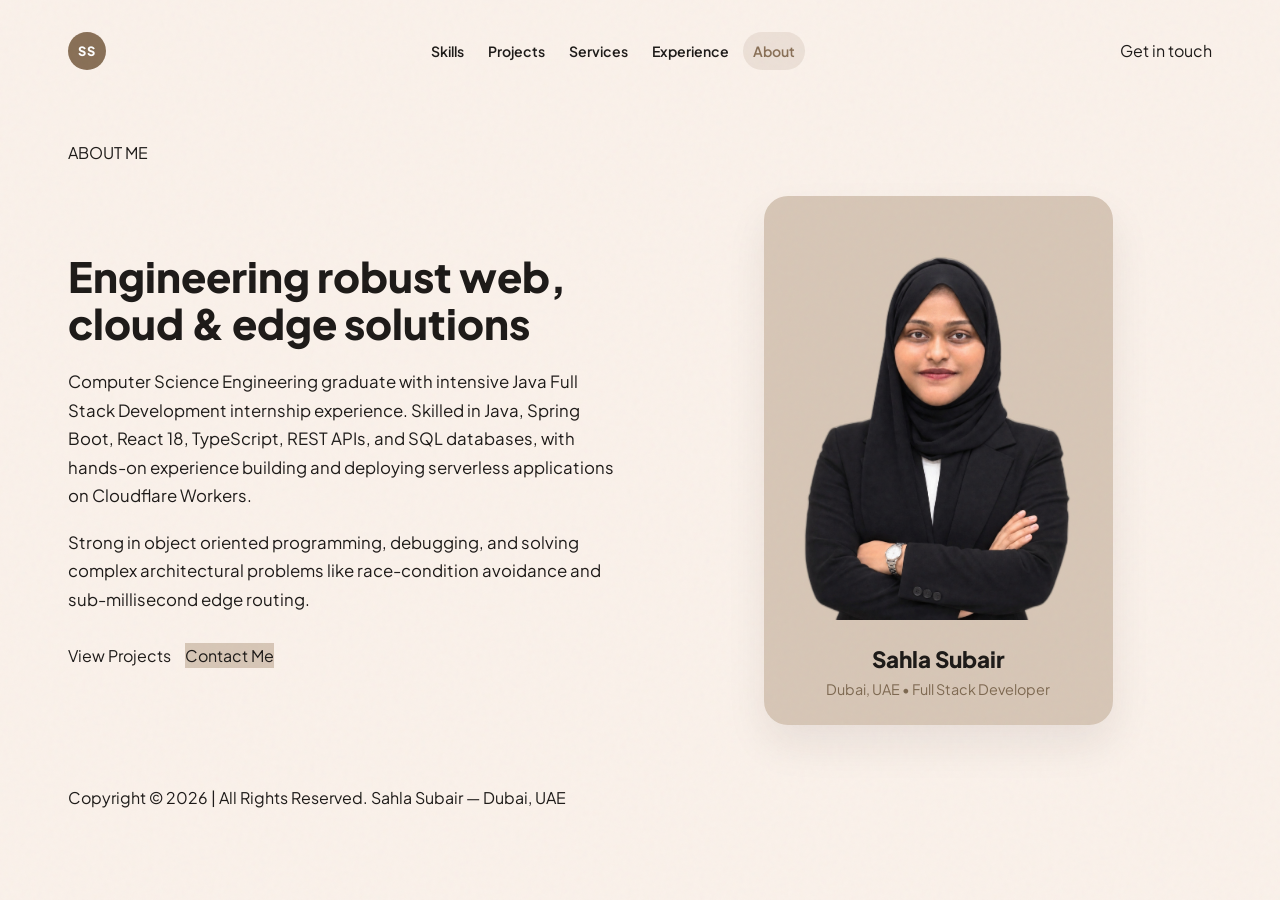
<file: about.html>
<!DOCTYPE html>
<html lang="en">
<head>
  <meta charset="UTF-8">
  <meta name="viewport" content="width=device-width, initial-scale=1.0">
  <title>About Sahla Subair — Full Stack Developer</title>
  
  <link rel="preconnect" href="https://fonts.googleapis.com">
  <link rel="preconnect" href="https://fonts.gstatic.com" crossorigin>
  <link href="https://fonts.googleapis.com/css2?family=Bebas+Neue&family=Plus+Jakarta+Sans:wght@400;500;600;700;800&family=JetBrains+Mono:wght@400;500;600&display=swap" rel="stylesheet">
  
  <link rel="stylesheet" href="styles.css">
  <link rel="stylesheet" href="responsive.css">
</head>
<body>

  <!-- Site Header -->
  <header class="site-header" id="siteHeader">
    <div class="container nav-container">
      <a href="index.html" class="brand-logo" aria-label="Sahla Subair">
        <span class="brand-logo-badge">SS</span>
      </a>

      <ul class="nav-links" id="navLinks">
        <li><a href="index.html#skills" class="nav-link">Skills</a></li>
        <li><a href="index.html#projects" class="nav-link">Projects</a></li>
        <li><a href="index.html#services" class="nav-link">Services</a></li>
        <li><a href="index.html#experience" class="nav-link">Experience</a></li>
        <li><a href="about.html" class="nav-link active">About</a></li>
      </ul>

      <div class="nav-actions">
        <a href="index.html#contact" class="btn-header-cta">Get in touch</a>
      </div>
    </div>
  </header>

  <!-- About Hero -->
  <section style="padding: 140px 0 60px; background: var(--bg-main);">
    <div class="container">
      <div class="section-watermark-title">ABOUT ME</div>
      
      <div class="about-intro-grid" style="display: grid; grid-template-columns: 1fr 1fr; gap: 50px; align-items: center; margin-top: 30px;">
        <div>
          <h2 style="font-size: 2.6rem; font-weight: 800; line-height: 1.15; margin-bottom: 20px;">
            Engineering robust web, cloud &amp; edge solutions
          </h2>
          <p style="font-size: 1.05rem; color: var(--text-light); line-height: 1.7; margin-bottom: 18px;">
            Computer Science Engineering graduate with intensive Java Full Stack Development internship experience. Skilled in Java, Spring Boot, React 18, TypeScript, REST APIs, and SQL databases, with hands-on experience building and deploying serverless applications on Cloudflare Workers.
          </p>
          <p style="font-size: 1.05rem; color: var(--text-light); line-height: 1.7; margin-bottom: 28px;">
            Strong in object oriented programming, debugging, and solving complex architectural problems like race-condition avoidance and sub-millisecond edge routing.
          </p>
          <div class="about-actions" style="display: flex; gap: 14px;">
            <a href="index.html#projects" class="btn-header-cta">View Projects</a>
            <a href="index.html#contact" class="btn-project-live" style="background: var(--bg-card); color: var(--text-dark);">Contact Me</a>
          </div>
        </div>

        <div style="display: flex; justify-content: center;">
          <div style="background: var(--bg-card); border-radius: var(--radius-lg); padding: 24px; max-width: 380px; box-shadow: 0 20px 40px rgba(34, 30, 27, 0.08);">
            <img src="assets/sahala-portrait.png" alt="Sahla Subair" style="border-radius: var(--radius-md); max-height: 400px; object-fit: contain;">
            <div style="text-align: center; margin-top: 16px;">
              <h4 style="font-size: 1.4rem; font-weight: 800;">Sahla Subair</h4>
              <p style="color: var(--text-muted); font-size: 0.9rem;">Dubai, UAE • Full Stack Developer</p>
            </div>
          </div>
        </div>
      </div>
    </div>
  </section>

  <!-- Footer -->
  <footer class="social-presence-section">
    <div class="container">
      <div class="footer-copy-text">
        Copyright © 2026 | All Rights Reserved. Sahla Subair — Dubai, UAE
      </div>
    </div>
  </footer>

</body>
</html>
</file>
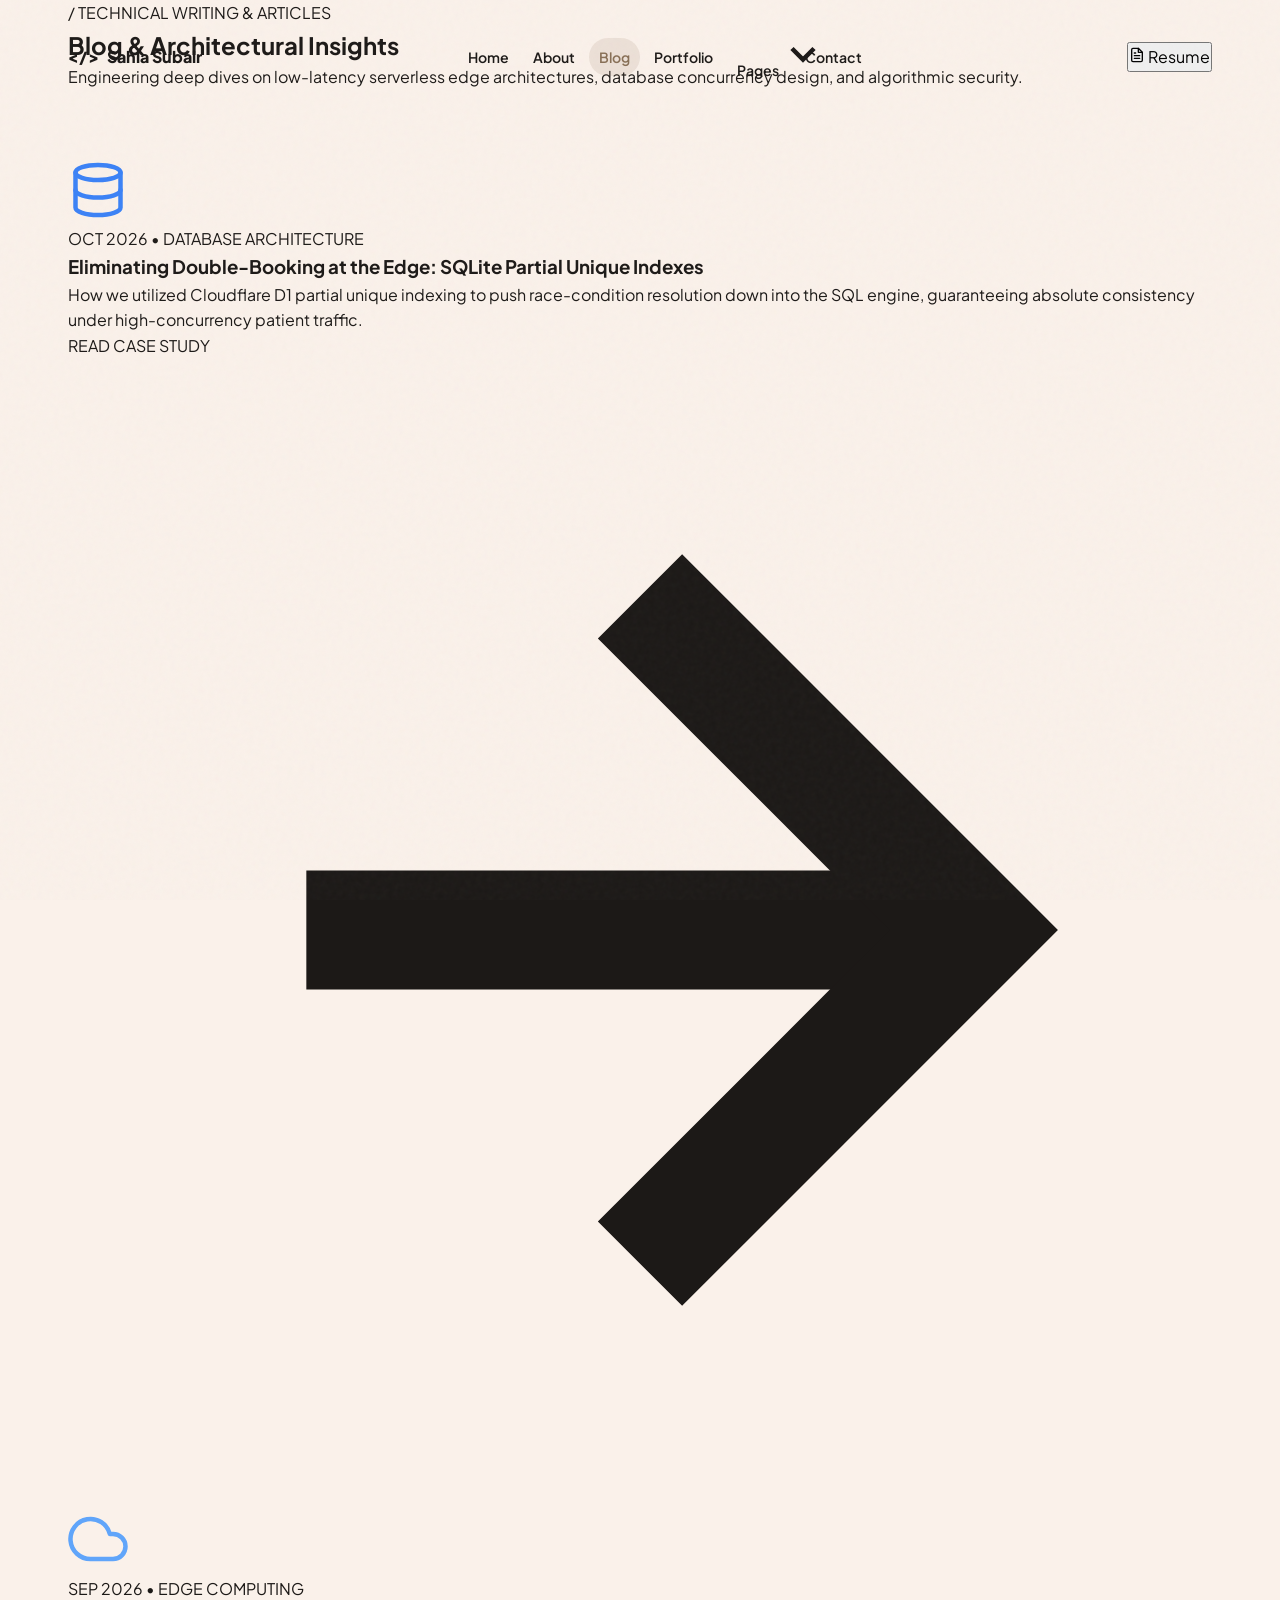
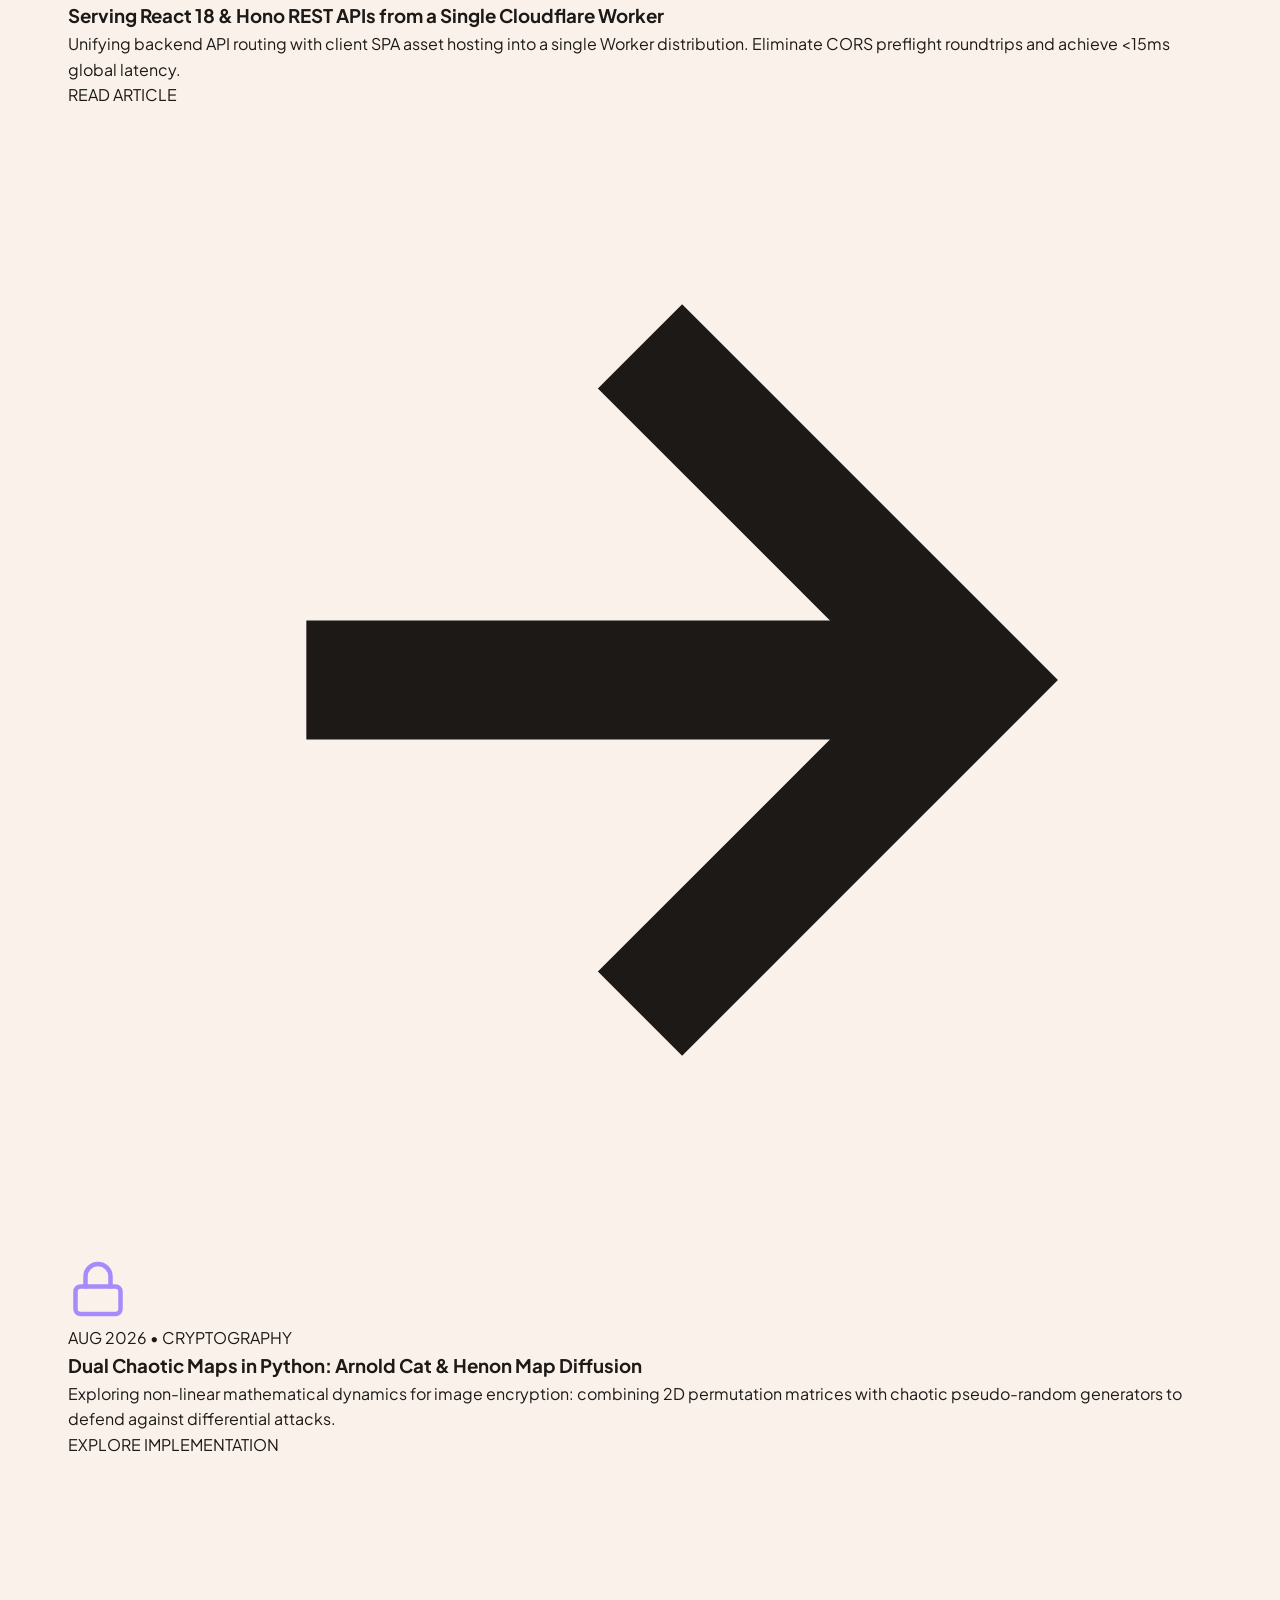
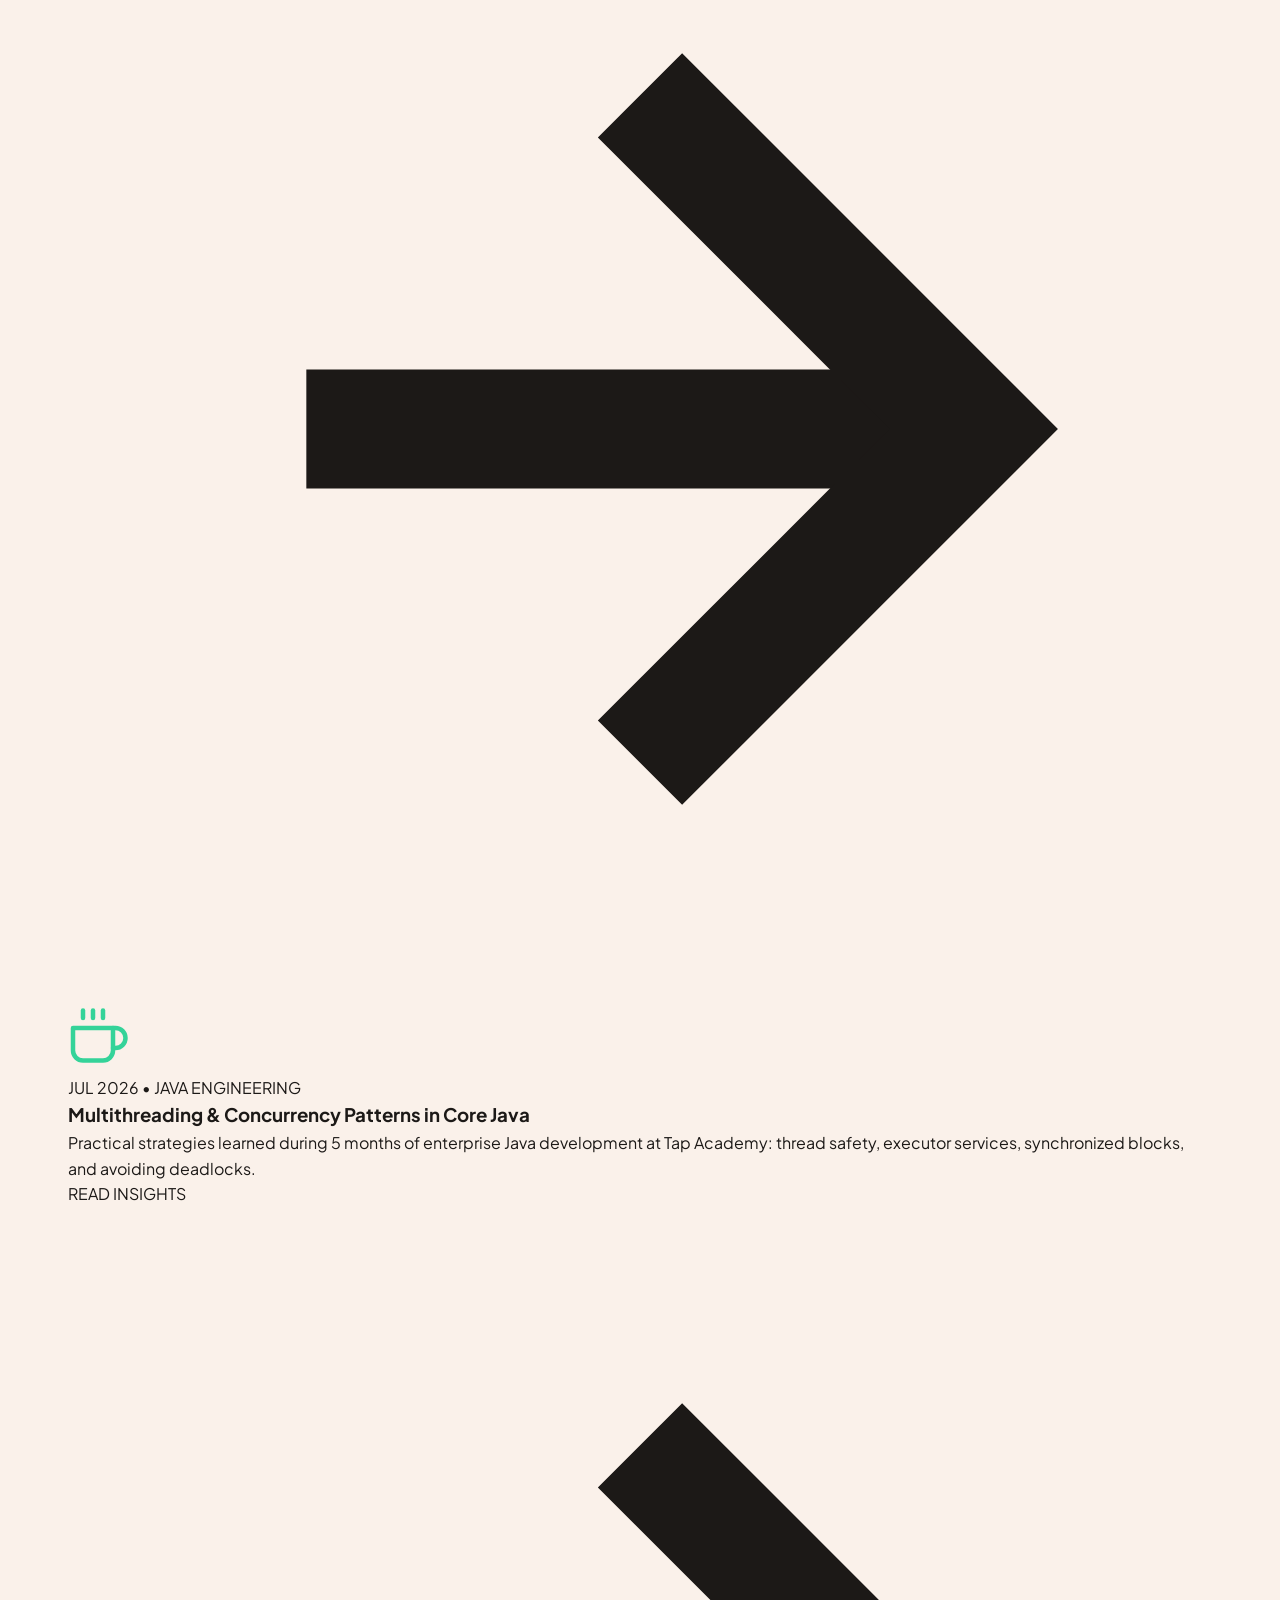
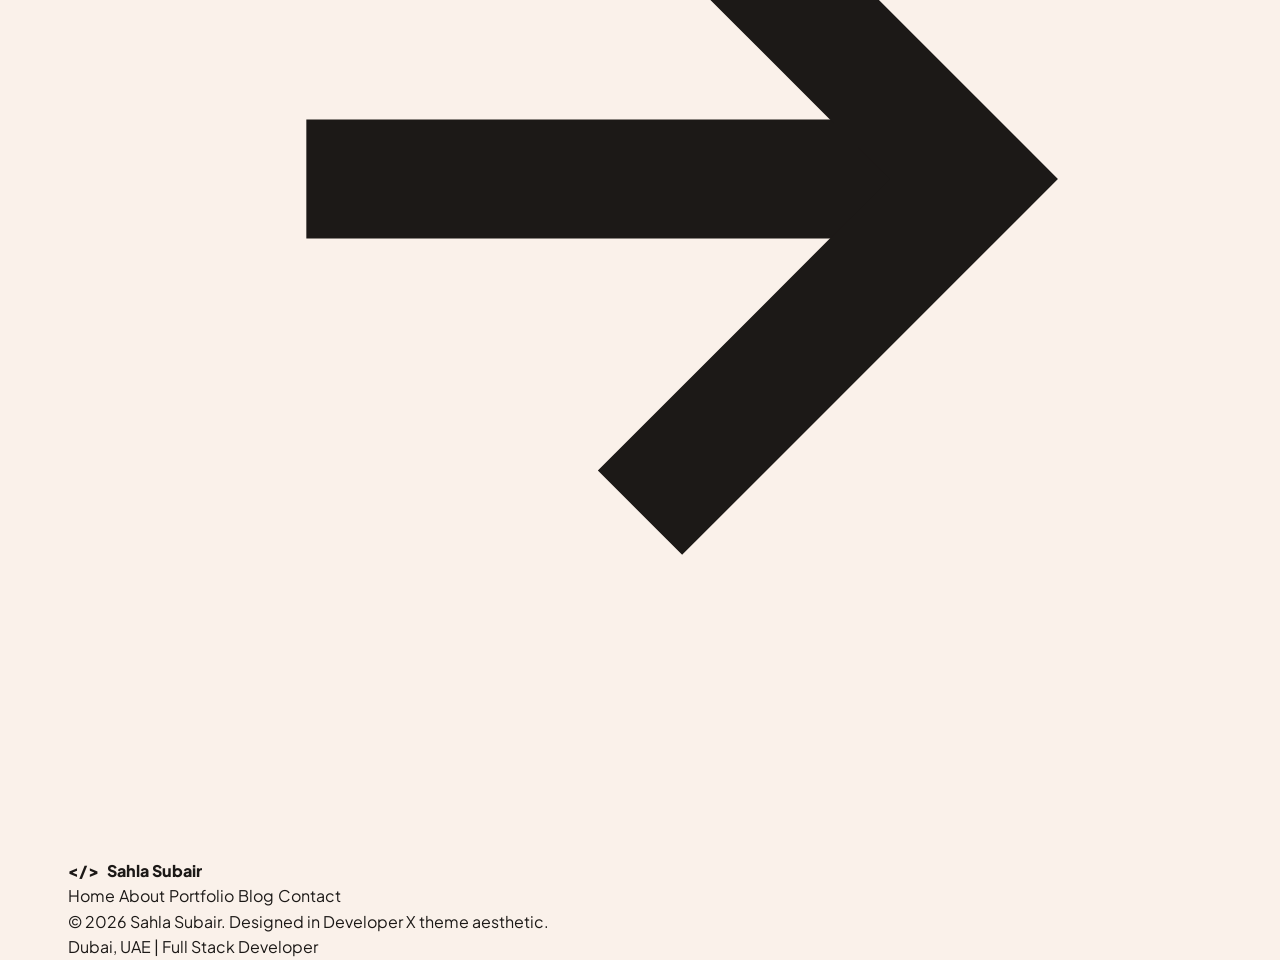
<file: blog.html>
<!DOCTYPE html>
<html lang="en">
<head>
  <meta charset="UTF-8">
  <meta name="viewport" content="width=device-width, initial-scale=1.0">
  <title>Blog &amp; Insights — Sahla Subair</title>
  <meta name="description" content="Technical engineering articles by Sahla Subair covering Cloudflare Workers, edge databases, React 18, and cybersecurity algorithms.">
  
  <link rel="preconnect" href="https://fonts.googleapis.com">
  <link rel="preconnect" href="https://fonts.gstatic.com" crossorigin>
  <link href="https://fonts.googleapis.com/css2?family=JetBrains+Mono:wght@400;500;600;700&family=Plus+Jakarta+Sans:wght@300;400;500;600;700;800&family=Space+Grotesk:wght@400;500;600;700&display=swap" rel="stylesheet">
  
  <link rel="stylesheet" href="styles.css">
  <link rel="stylesheet" href="responsive.css">
</head>
<body>

  <!-- Site Header -->
  <header class="site-header" id="siteHeader">
    <div class="container nav-container">
      <a href="index.html" class="brand-logo" aria-label="Sahla Subair Home">
        <span class="code-bracket">&lt;/&gt;</span> Sahla Subair
      </a>

      <ul class="nav-links" id="navLinks">
        <li><a href="index.html" class="nav-link">Home</a></li>
        <li><a href="about.html" class="nav-link">About</a></li>
        <li><a href="blog.html" class="nav-link active">Blog</a></li>
        <li><a href="portfolio.html" class="nav-link">Portfolio</a></li>
        
        <li class="nav-item-dropdown">
          <a href="#" class="nav-link dropdown-trigger">
            Pages
            <svg viewBox="0 0 24 24" fill="none" stroke="currentColor" stroke-width="2.5"><polyline points="6 9 12 15 18 9"></polyline></svg>
          </a>
          <ul class="dropdown-menu">
            <li><a href="index.html">Home</a></li>
            <li><a href="about.html">About Sahla</a></li>
            <li><a href="portfolio.html">Portfolio &amp; Works</a></li>
            <li><a href="project-medisync.html">Case Study</a></li>
            <li><a href="blog.html">Blog &amp; Insights <span class="badge-page">Active</span></a></li>
            <li><a href="contact.html">Contact Me</a></li>
          </ul>
        </li>

        <li><a href="contact.html" class="nav-link">Contact</a></li>
      </ul>

      <div class="nav-actions">
        <button class="btn-resume" id="openResumeBtn">
          <svg width="16" height="16" viewBox="0 0 24 24" fill="none" stroke="currentColor" stroke-width="2" stroke-linecap="round" stroke-linejoin="round">
            <path d="M14 2H6a2 2 0 0 0-2 2v16a2 2 0 0 0 2 2h12a2 2 0 0 0 2-2V8z"></path>
            <polyline points="14 2 14 8 20 8"></polyline>
            <line x1="16" y1="13" x2="8" y2="13"></line>
            <line x1="16" y1="17" x2="8" y2="17"></line>
            <polyline points="10 9 9 9 8 9"></polyline>
          </svg>
          Resume
        </button>

        <button class="mobile-toggle" id="mobileMenuToggle" aria-label="Toggle navigation menu">
          <span></span>
          <span></span>
          <span></span>
        </button>
      </div>
    </div>
  </header>

  <!-- Page Hero Header -->
  <section class="page-hero">
    <div class="container">
      <span class="section-tag"><span class="slash">/</span> TECHNICAL WRITING &amp; ARTICLES</span>
      <h1 class="page-hero-title">Blog &amp; Architectural Insights</h1>
      <p class="page-hero-subtitle">
        Engineering deep dives on low-latency serverless edge architectures, database concurrency design, and algorithmic security.
      </p>
    </div>
  </section>

  <!-- Blog Grid -->
  <section style="padding: 70px 0 100px; background-color: var(--bg-primary);">
    <div class="container">
      <div class="blog-grid">
        
        <!-- Post 1 -->
        <article class="blog-card">
          <div class="blog-card-media">
            <svg width="60" height="60" viewBox="0 0 24 24" fill="none" stroke="#3b82f6" stroke-width="1.8" stroke-linecap="round" stroke-linejoin="round">
              <ellipse cx="12" cy="5" rx="9" ry="3"></ellipse>
              <path d="M21 12c0 1.66-4 3-9 3s-9-1.34-9-3"></path>
              <path d="M3 5v14c0 1.66 4 3 9 3s9-1.34 9-3V5"></path>
            </svg>
          </div>
          <div class="blog-card-content">
            <div class="blog-meta">
              <span>OCT 2026</span>
              <span>•</span>
              <span style="color: var(--accent-blue-hover);">DATABASE ARCHITECTURE</span>
            </div>
            <h3 class="blog-title">Eliminating Double-Booking at the Edge: SQLite Partial Unique Indexes</h3>
            <p class="blog-excerpt">
              How we utilized Cloudflare D1 partial unique indexing to push race-condition resolution down into the SQL engine, guaranteeing absolute consistency under high-concurrency patient traffic.
            </p>
            <a href="project-medisync.html" class="arrow-link" style="margin-top: auto;">
              READ CASE STUDY
              <svg viewBox="0 0 24 24" fill="none" stroke="currentColor" stroke-width="2.5"><line x1="5" y1="12" x2="19" y2="12"></line><polyline points="12 5 19 12 12 19"></polyline></svg>
            </a>
          </div>
        </article>

        <!-- Post 2 -->
        <article class="blog-card">
          <div class="blog-card-media">
            <svg width="60" height="60" viewBox="0 0 24 24" fill="none" stroke="#60a5fa" stroke-width="1.8" stroke-linecap="round" stroke-linejoin="round">
              <path d="M18 10h-1.26A8 8 0 1 0 9 20h9a5 5 0 0 0 0-10z"></path>
            </svg>
          </div>
          <div class="blog-card-content">
            <div class="blog-meta">
              <span>SEP 2026</span>
              <span>•</span>
              <span style="color: var(--accent-blue-hover);">EDGE COMPUTING</span>
            </div>
            <h3 class="blog-title">Serving React 18 &amp; Hono REST APIs from a Single Cloudflare Worker</h3>
            <p class="blog-excerpt">
              Unifying backend API routing with client SPA asset hosting into a single Worker distribution. Eliminate CORS preflight roundtrips and achieve &lt;15ms global latency.
            </p>
            <a href="project-medisync.html" class="arrow-link" style="margin-top: auto;">
              READ ARTICLE
              <svg viewBox="0 0 24 24" fill="none" stroke="currentColor" stroke-width="2.5"><line x1="5" y1="12" x2="19" y2="12"></line><polyline points="12 5 19 12 12 19"></polyline></svg>
            </a>
          </div>
        </article>

        <!-- Post 3 -->
        <article class="blog-card">
          <div class="blog-card-media">
            <svg width="60" height="60" viewBox="0 0 24 24" fill="none" stroke="#a78bfa" stroke-width="1.8" stroke-linecap="round" stroke-linejoin="round">
              <rect x="3" y="11" width="18" height="11" rx="2" ry="2"></rect>
              <path d="M7 11V7a5 5 0 0 1 10 0v4"></path>
            </svg>
          </div>
          <div class="blog-card-content">
            <div class="blog-meta">
              <span>AUG 2026</span>
              <span>•</span>
              <span style="color: var(--accent-blue-hover);">CRYPTOGRAPHY</span>
            </div>
            <h3 class="blog-title">Dual Chaotic Maps in Python: Arnold Cat &amp; Henon Map Diffusion</h3>
            <p class="blog-excerpt">
              Exploring non-linear mathematical dynamics for image encryption: combining 2D permutation matrices with chaotic pseudo-random generators to defend against differential attacks.
            </p>
            <a href="portfolio.html" class="arrow-link" style="margin-top: auto;">
              EXPLORE IMPLEMENTATION
              <svg viewBox="0 0 24 24" fill="none" stroke="currentColor" stroke-width="2.5"><line x1="5" y1="12" x2="19" y2="12"></line><polyline points="12 5 19 12 12 19"></polyline></svg>
            </a>
          </div>
        </article>

        <!-- Post 4 -->
        <article class="blog-card">
          <div class="blog-card-media">
            <svg width="60" height="60" viewBox="0 0 24 24" fill="none" stroke="#34d399" stroke-width="1.8" stroke-linecap="round" stroke-linejoin="round">
              <path d="M18 8h1a4 4 0 0 1 0 8h-1"></path>
              <path d="M2 8h16v9a4 4 0 0 1-4 4H6a4 4 0 0 1-4-4V8z"></path>
              <line x1="6" y1="1" x2="6" y2="4"></line>
              <line x1="10" y1="1" x2="10" y2="4"></line>
              <line x1="14" y1="1" x2="14" y2="4"></line>
            </svg>
          </div>
          <div class="blog-card-content">
            <div class="blog-meta">
              <span>JUL 2026</span>
              <span>•</span>
              <span style="color: var(--accent-blue-hover);">JAVA ENGINEERING</span>
            </div>
            <h3 class="blog-title">Multithreading &amp; Concurrency Patterns in Core Java</h3>
            <p class="blog-excerpt">
              Practical strategies learned during 5 months of enterprise Java development at Tap Academy: thread safety, executor services, synchronized blocks, and avoiding deadlocks.
            </p>
            <a href="about.html" class="arrow-link" style="margin-top: auto;">
              READ INSIGHTS
              <svg viewBox="0 0 24 24" fill="none" stroke="currentColor" stroke-width="2.5"><line x1="5" y1="12" x2="19" y2="12"></line><polyline points="12 5 19 12 12 19"></polyline></svg>
            </a>
          </div>
        </article>

      </div>
    </div>
  </section>

  <!-- Footer -->
  <footer class="site-footer">
    <div class="container">
      <div class="footer-top">
        <a href="index.html" class="brand-logo">
          <span class="code-bracket">&lt;/&gt;</span> Sahla Subair
        </a>

        <ul class="footer-nav">
          <li><a href="index.html">Home</a></li>
          <li><a href="about.html">About</a></li>
          <li><a href="portfolio.html">Portfolio</a></li>
          <li><a href="blog.html">Blog</a></li>
          <li><a href="contact.html">Contact</a></li>
        </ul>
      </div>

      <div class="footer-bottom">
        <p>© 2026 Sahla Subair. Designed in Developer X theme aesthetic.</p>
        <p>Dubai, UAE | Full Stack Developer</p>
      </div>
    </div>
  </footer>

  <!-- Resume Modal -->
  <div class="modal-overlay" id="resumeModal">
    <div class="modal-content">
      <button class="modal-close-btn" id="closeModalBtn" aria-label="Close resume modal">&times;</button>
      <div style="border-bottom: 1px solid var(--border-color); padding-bottom: 20px; margin-bottom: 24px;">
        <span class="skill-badge">CURRICULUM VITAE</span>
        <h2 style="font-size: 1.8rem; font-weight: 800; color: #fff; margin-top: 8px;">Sahla Subair</h2>
        <p style="color: var(--accent-blue-hover); font-weight: 600;">Full Stack Developer (Java, React, TypeScript)</p>
      </div>
      <div style="color: var(--text-light); font-size: 0.92rem; line-height: 1.65;">
        <p>Computer Science Engineering graduate with Java Full Stack Development internship experience at Tap Academy. Skilled in Java, Spring Boot, React, TypeScript, and serverless Cloudflare Workers.</p>
        <a href="mailto:sahlasubair02@gmail.com" class="btn-primary" style="display: inline-flex; justify-content: center; width: 100%; margin-top: 14px;">Contact Sahla</a>
      </div>
    </div>
  </div>

  <script src="script.js"></script>
</body>
</html>
</file>
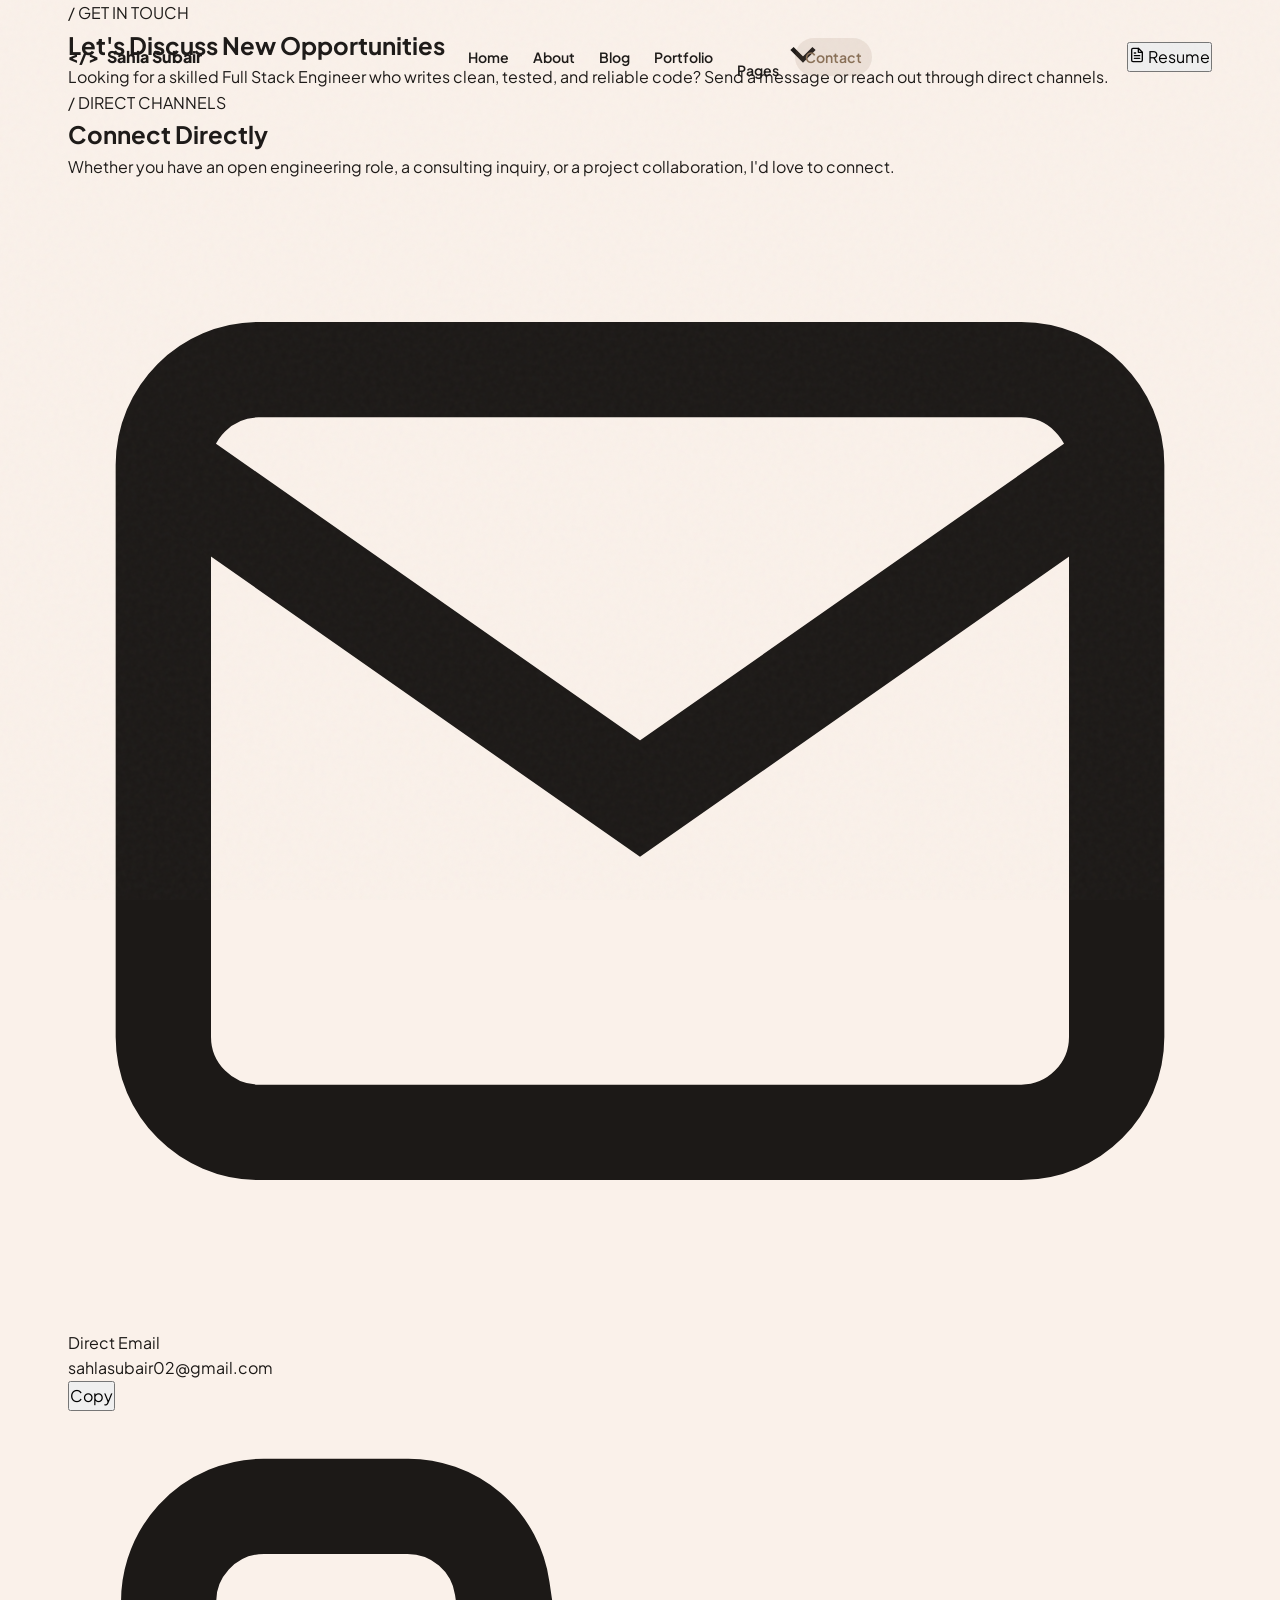
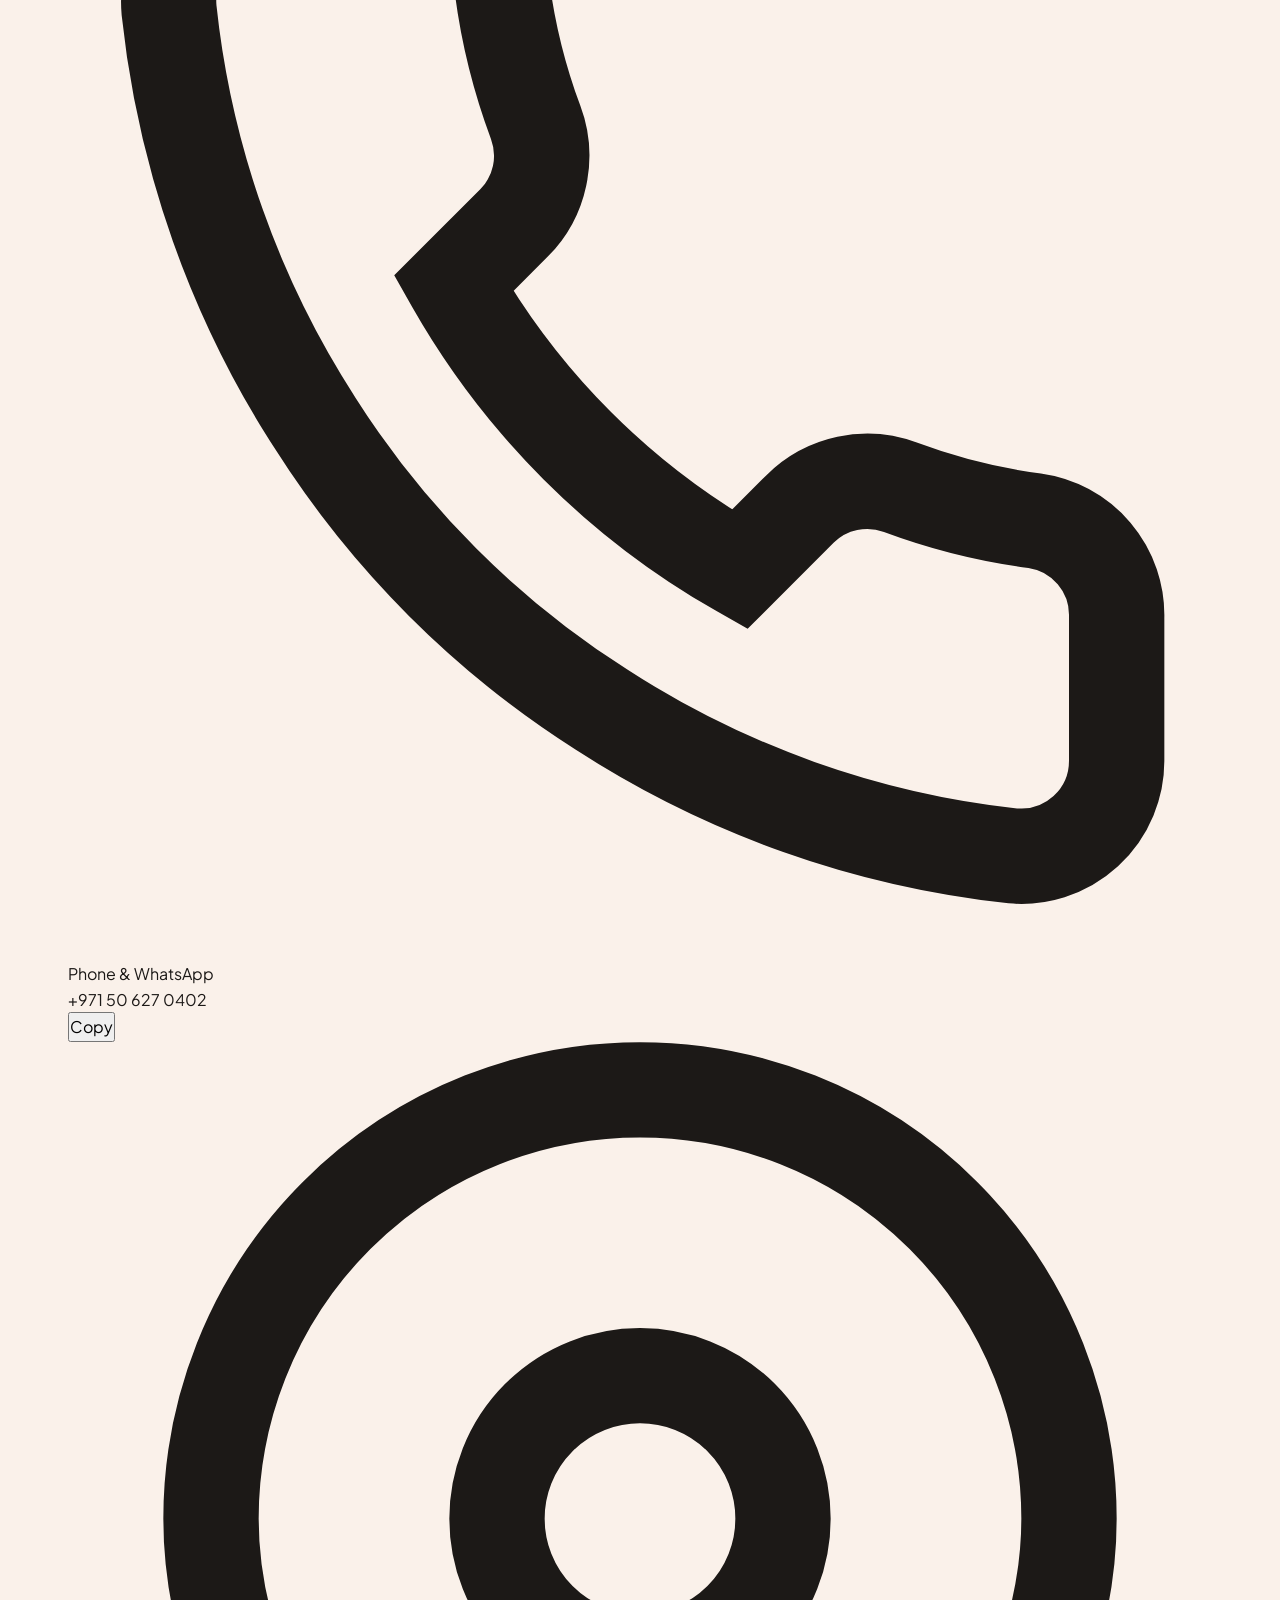
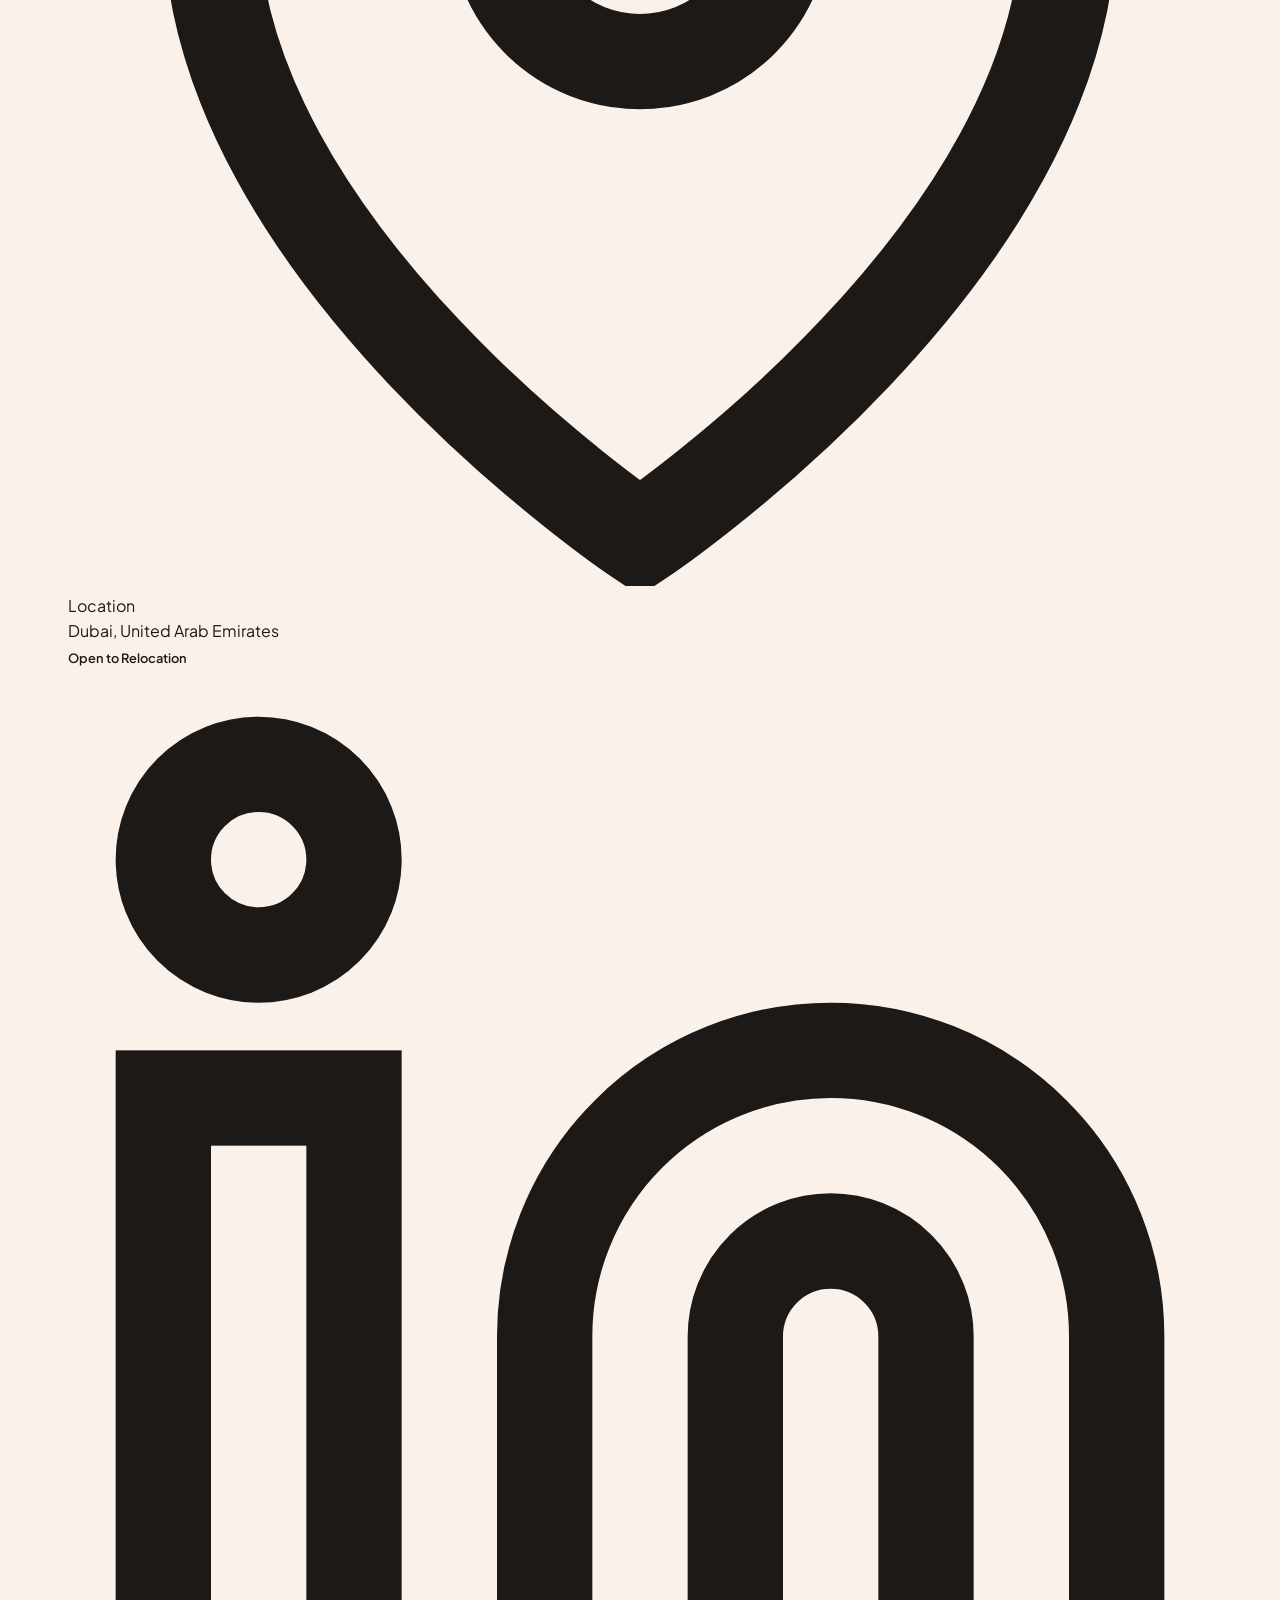
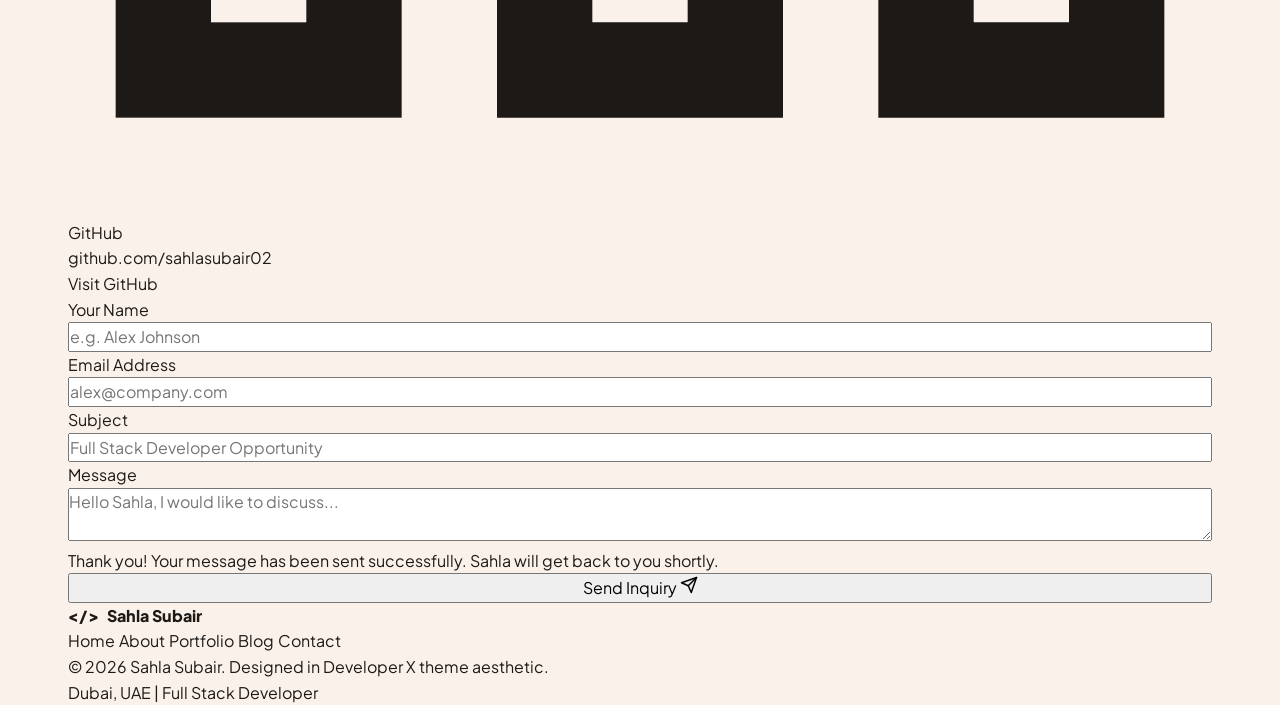
<file: contact.html>
<!DOCTYPE html>
<html lang="en">
<head>
  <meta charset="UTF-8">
  <meta name="viewport" content="width=device-width, initial-scale=1.0">
  <title>Contact Sahla Subair — Full Stack Developer</title>
  <meta name="description" content="Get in touch with Sahla Subair for full-stack, Java backend, and React/TypeScript development roles. Based in Dubai, UAE.">
  
  <link rel="preconnect" href="https://fonts.googleapis.com">
  <link rel="preconnect" href="https://fonts.gstatic.com" crossorigin>
  <link href="https://fonts.googleapis.com/css2?family=JetBrains+Mono:wght@400;500;600;700&family=Plus+Jakarta+Sans:wght@300;400;500;600;700&family=Space+Grotesk:wght@400;500;600;700&display=swap" rel="stylesheet">
  
  <link rel="stylesheet" href="styles.css">
  <link rel="stylesheet" href="responsive.css">
</head>
<body>

  <!-- Site Header -->
  <header class="site-header" id="siteHeader">
    <div class="container nav-container">
      <a href="index.html" class="brand-logo" aria-label="Sahla Subair Home">
        <span class="code-bracket">&lt;/&gt;</span> Sahla Subair
      </a>

      <ul class="nav-links" id="navLinks">
        <li><a href="index.html" class="nav-link">Home</a></li>
        <li><a href="about.html" class="nav-link">About</a></li>
        <li><a href="blog.html" class="nav-link">Blog</a></li>
        <li><a href="portfolio.html" class="nav-link">Portfolio</a></li>
        
        <li class="nav-item-dropdown">
          <a href="#" class="nav-link dropdown-trigger">
            Pages
            <svg viewBox="0 0 24 24" fill="none" stroke="currentColor" stroke-width="2.5"><polyline points="6 9 12 15 18 9"></polyline></svg>
          </a>
          <ul class="dropdown-menu">
            <li><a href="index.html">Home</a></li>
            <li><a href="about.html">About Sahla</a></li>
            <li><a href="portfolio.html">Portfolio &amp; Works</a></li>
            <li><a href="project-medisync.html">Case Study</a></li>
            <li><a href="blog.html">Blog &amp; Insights</a></li>
            <li><a href="contact.html">Contact Me <span class="badge-page">Active</span></a></li>
          </ul>
        </li>

        <li><a href="contact.html" class="nav-link active">Contact</a></li>
      </ul>

      <div class="nav-actions">
        <button class="btn-resume" id="openResumeBtn">
          <svg width="16" height="16" viewBox="0 0 24 24" fill="none" stroke="currentColor" stroke-width="2" stroke-linecap="round" stroke-linejoin="round">
            <path d="M14 2H6a2 2 0 0 0-2 2v16a2 2 0 0 0 2 2h12a2 2 0 0 0 2-2V8z"></path>
            <polyline points="14 2 14 8 20 8"></polyline>
            <line x1="16" y1="13" x2="8" y2="13"></line>
            <line x1="16" y1="17" x2="8" y2="17"></line>
            <polyline points="10 9 9 9 8 9"></polyline>
          </svg>
          Resume
        </button>

        <button class="mobile-toggle" id="mobileMenuToggle" aria-label="Toggle navigation menu">
          <span></span>
          <span></span>
          <span></span>
        </button>
      </div>
    </div>
  </header>

  <!-- Page Hero Header -->
  <section class="page-hero">
    <div class="container">
      <span class="section-tag"><span class="slash">/</span> GET IN TOUCH</span>
      <h1 class="page-hero-title">Let's Discuss New Opportunities</h1>
      <p class="page-hero-subtitle">
        Looking for a skilled Full Stack Engineer who writes clean, tested, and reliable code? Send a message or reach out through direct channels.
      </p>
    </div>
  </section>

  <!-- Contact Form & Info Grid -->
  <section class="contact-section">
    <div class="container">
      <div class="contact-grid">
        
        <div class="contact-info-col">
          <span class="section-tag"><span class="slash">/</span> DIRECT CHANNELS</span>
          <h2>Connect Directly</h2>
          <p>
            Whether you have an open engineering role, a consulting inquiry, or a project collaboration, I'd love to connect.
          </p>

          <div class="contact-methods">
            <!-- Email -->
            <div class="contact-method-card">
              <div class="method-details">
                <div class="method-icon">
                  <svg viewBox="0 0 24 24" fill="none" stroke="currentColor" stroke-width="2"><path d="M4 4h16c1.1 0 2 .9 2 2v12c0 1.1-.9 2-2 2H4c-1.1 0-2-.9-2-2V6c0-1.1.9-2 2-2z"></path><polyline points="22,6 12,13 2,6"></polyline></svg>
                </div>
                <div>
                  <div class="method-label">Direct Email</div>
                  <div class="method-val" id="emailVal">sahlasubair02@gmail.com</div>
                </div>
              </div>
              <button class="btn-copy" onclick="copyToClipboard('sahlasubair02@gmail.com', this)">Copy</button>
            </div>

            <!-- Phone -->
            <div class="contact-method-card">
              <div class="method-details">
                <div class="method-icon">
                  <svg viewBox="0 0 24 24" fill="none" stroke="currentColor" stroke-width="2"><path d="M22 16.92v3a2 2 0 0 1-2.18 2 19.79 19.79 0 0 1-8.63-3.07 19.5 19.5 0 0 1-6-6 19.79 19.79 0 0 1-3.07-8.67A2 2 0 0 1 4.11 2h3a2 2 0 0 1 2 1.72 12.84 12.84 0 0 0 .7 2.81 2 2 0 0 1-.45 2.11L8.09 9.91a16 16 0 0 0 6 6l1.27-1.27a2 2 0 0 1 2.11-.45 12.84 12.84 0 0 0 2.81.7A2 2 0 0 1 22 16.92z"></path></svg>
                </div>
                <div>
                  <div class="method-label">Phone &amp; WhatsApp</div>
                  <div class="method-val" id="phoneVal">+971 50 627 0402</div>
                </div>
              </div>
              <button class="btn-copy" onclick="copyToClipboard('+971506270402', this)">Copy</button>
            </div>

            <!-- Location -->
            <div class="contact-method-card">
              <div class="method-details">
                <div class="method-icon">
                  <svg viewBox="0 0 24 24" fill="none" stroke="currentColor" stroke-width="2"><path d="M21 10c0 7-9 13-9 13s-9-6-9-13a9 9 0 0 1 18 0z"></path><circle cx="12" cy="10" r="3"></circle></svg>
                </div>
                <div>
                  <div class="method-label">Location</div>
                  <div class="method-val">Dubai, United Arab Emirates</div>
                </div>
              </div>
              <span style="font-size: 0.8rem; color: var(--accent-blue-hover); font-weight: 600;">Open to Relocation</span>
            </div>

            <!-- Profiles -->
            <div class="contact-method-card">
              <div class="method-details">
                <div class="method-icon">
                  <svg viewBox="0 0 24 24" fill="none" stroke="currentColor" stroke-width="2"><path d="M16 8a6 6 0 0 1 6 6v7h-4v-7a2 2 0 0 0-2-2 2 2 0 0 0-2 2v7h-4v-7a6 6 0 0 1 6-6z"></path><rect x="2" y="9" width="4" height="12"></rect><circle cx="4" cy="4" r="2"></circle></svg>
                </div>
                <div>
                  <div class="method-label">GitHub</div>
                  <div class="method-val">github.com/sahlasubair02</div>
                </div>
              </div>
              <a href="https://github.com/sahlasubair02" target="_blank" rel="noopener noreferrer" class="btn-copy">Visit GitHub</a>
            </div>
          </div>
        </div>

        <!-- Contact Form -->
        <div class="contact-form-wrapper">
          <form class="contact-form" id="contactForm">
            <div class="form-group">
              <label for="contactName" class="form-label">Your Name</label>
              <input type="text" id="contactName" class="form-input" placeholder="e.g. Alex Johnson" required>
            </div>

            <div class="form-group">
              <label for="contactEmail" class="form-label">Email Address</label>
              <input type="email" id="contactEmail" class="form-input" placeholder="alex@company.com" required>
            </div>

            <div class="form-group">
              <label for="contactSubject" class="form-label">Subject</label>
              <input type="text" id="contactSubject" class="form-input" placeholder="Full Stack Developer Opportunity" required>
            </div>

            <div class="form-group">
              <label for="contactMessage" class="form-label">Message</label>
              <textarea id="contactMessage" class="form-textarea" placeholder="Hello Sahla, I would like to discuss..." required></textarea>
            </div>

            <div class="form-status" id="formStatus">
              Thank you! Your message has been sent successfully. Sahla will get back to you shortly.
            </div>

            <button type="submit" class="btn-primary" style="justify-content: center; width: 100%;">
              Send Inquiry
              <svg width="18" height="18" viewBox="0 0 24 24" fill="none" stroke="currentColor" stroke-width="2" stroke-linecap="round" stroke-linejoin="round">
                <line x1="22" y1="2" x2="11" y2="13"></line>
                <polygon points="22 2 15 22 11 13 2 9 22 2"></polygon>
              </svg>
            </button>
          </form>
        </div>

      </div>
    </div>
  </section>

  <!-- Footer -->
  <footer class="site-footer">
    <div class="container">
      <div class="footer-top">
        <a href="index.html" class="brand-logo">
          <span class="code-bracket">&lt;/&gt;</span> Sahla Subair
        </a>

        <ul class="footer-nav">
          <li><a href="index.html">Home</a></li>
          <li><a href="about.html">About</a></li>
          <li><a href="portfolio.html">Portfolio</a></li>
          <li><a href="blog.html">Blog</a></li>
          <li><a href="contact.html">Contact</a></li>
        </ul>
      </div>

      <div class="footer-bottom">
        <p>© 2026 Sahla Subair. Designed in Developer X theme aesthetic.</p>
        <p>Dubai, UAE | Full Stack Developer</p>
      </div>
    </div>
  </footer>

  <!-- Resume Modal -->
  <div class="modal-overlay" id="resumeModal">
    <div class="modal-content">
      <button class="modal-close-btn" id="closeModalBtn" aria-label="Close resume modal">&times;</button>
      <div style="border-bottom: 1px solid var(--border-color); padding-bottom: 20px; margin-bottom: 24px;">
        <span class="skill-badge">CURRICULUM VITAE</span>
        <h2 style="font-size: 1.8rem; font-weight: 800; color: #fff; margin-top: 8px;">Sahla Subair</h2>
        <p style="color: var(--accent-blue-hover); font-weight: 600;">Full Stack Developer (Java, React, TypeScript)</p>
      </div>
      <div style="color: var(--text-light); font-size: 0.92rem; line-height: 1.65;">
        <p>Computer Science Engineering graduate with Java Full Stack Development internship experience at Tap Academy. Skilled in Java, Spring Boot, React, TypeScript, and serverless Cloudflare Workers.</p>
        <a href="mailto:sahlasubair02@gmail.com" class="btn-primary" style="display: inline-flex; justify-content: center; width: 100%; margin-top: 14px;">Contact Sahla</a>
      </div>
    </div>
  </div>

  <script src="script.js"></script>
</body>
</html>
</file>
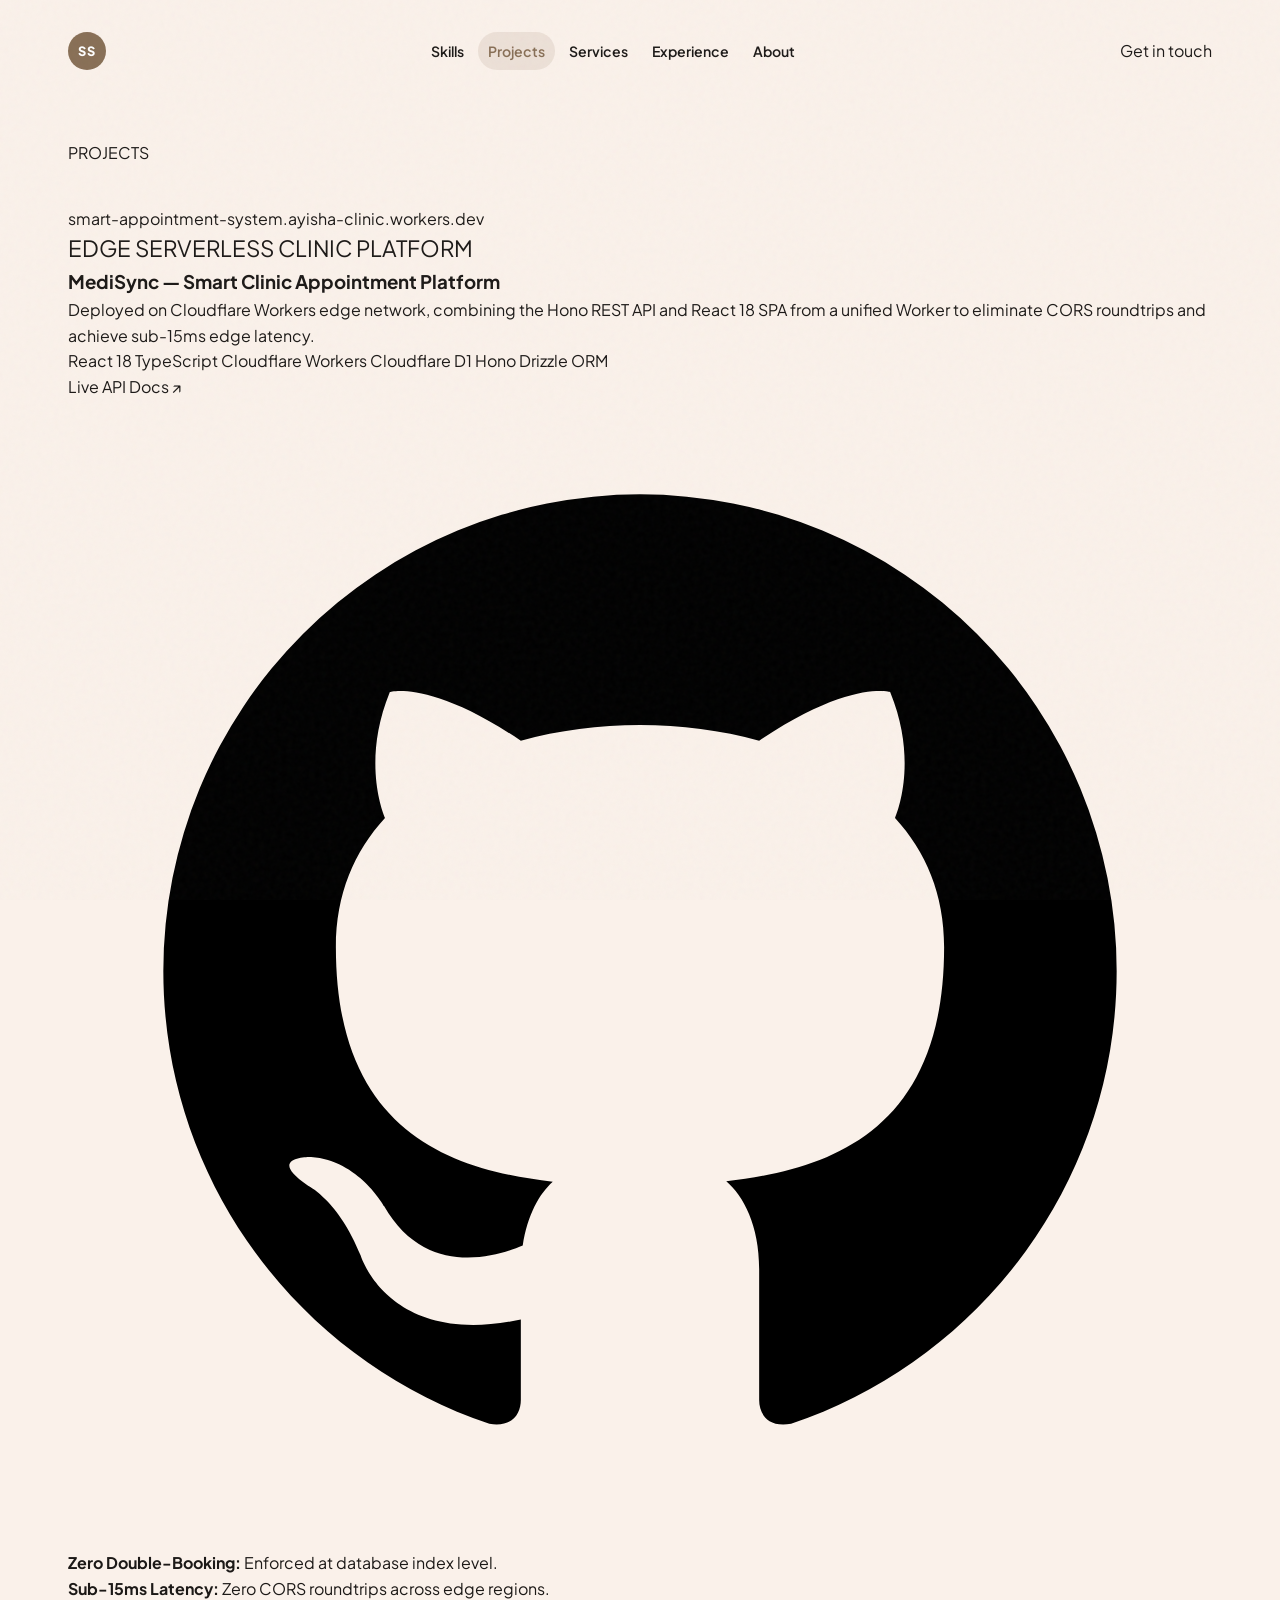
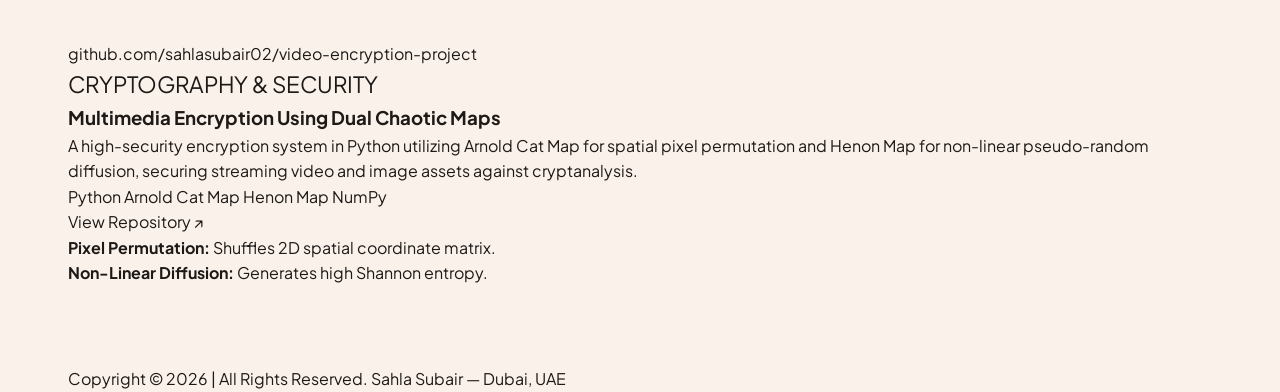
<file: portfolio.html>
<!DOCTYPE html>
<html lang="en">
<head>
  <meta charset="UTF-8">
  <meta name="viewport" content="width=device-width, initial-scale=1.0">
  <title>Projects &amp; Portfolio — Sahla Subair</title>
  
  <link rel="preconnect" href="https://fonts.googleapis.com">
  <link rel="preconnect" href="https://fonts.gstatic.com" crossorigin>
  <link href="https://fonts.googleapis.com/css2?family=Bebas+Neue&family=Plus+Jakarta+Sans:wght@400;500;600;700;800&family=JetBrains+Mono:wght@400;500;600&display=swap" rel="stylesheet">
  
  <link rel="stylesheet" href="styles.css">
  <link rel="stylesheet" href="responsive.css">
</head>
<body>

  <!-- Site Header -->
  <header class="site-header" id="siteHeader">
    <div class="container nav-container">
      <a href="index.html" class="brand-logo" aria-label="Sahla Subair">
        <span class="brand-logo-badge">SS</span>
      </a>

      <ul class="nav-links" id="navLinks">
        <li><a href="index.html#skills" class="nav-link">Skills</a></li>
        <li><a href="portfolio.html" class="nav-link active">Projects</a></li>
        <li><a href="index.html#services" class="nav-link">Services</a></li>
        <li><a href="index.html#experience" class="nav-link">Experience</a></li>
        <li><a href="about.html" class="nav-link">About</a></li>
      </ul>

      <div class="nav-actions">
        <a href="index.html#contact" class="btn-header-cta">Get in touch</a>
      </div>
    </div>
  </header>

  <!-- Projects Showcase -->
  <section style="padding: 140px 0 80px; background: var(--bg-main);">
    <div class="container">
      <div class="section-watermark-title">PROJECTS</div>

      <div style="display: flex; flex-direction: column; gap: 40px; margin-top: 40px;">
        
        <!-- MediSync Card -->
        <article class="browser-mockup-card">
          <div class="browser-top-bar">
            <span class="browser-dot"></span>
            <span class="browser-dot"></span>
            <span class="browser-dot"></span>
            <span class="browser-url-pill">smart-appointment-system.ayisha-clinic.workers.dev</span>
          </div>
          <div class="browser-content">
            <div class="browser-project-meta">
              <span style="font-family: var(--font-heading); font-size: 1.4rem; color: var(--accent-btn);">EDGE SERVERLESS CLINIC PLATFORM</span>
              <h3>MediSync — Smart Clinic Appointment Platform</h3>
              <p>
                Deployed on Cloudflare Workers edge network, combining the Hono REST API and React 18 SPA from a unified Worker to eliminate CORS roundtrips and achieve sub-15ms edge latency.
              </p>
              <div class="pill-tags-row">
                <span class="pill-tag">React 18</span>
                <span class="pill-tag">TypeScript</span>
                <span class="pill-tag">Cloudflare Workers</span>
                <span class="pill-tag">Cloudflare D1</span>
                <span class="pill-tag">Hono</span>
                <span class="pill-tag">Drizzle ORM</span>
              </div>
              <div class="project-link-actions">
                <a href="https://smart-appointment-system.ayisha-clinic.workers.dev/docs#description/introduction" target="_blank" rel="noopener noreferrer" class="btn-project-live">Live API Docs ↗</a>
                <a href="https://github.com/sahlasubair02" target="_blank" rel="noopener noreferrer" class="btn-github-icon" aria-label="Sahla Subair's GitHub profile">
                  <svg viewBox="0 0 24 24"><path d="M12 2A10 10 0 0 0 2 12c0 4.42 2.87 8.17 6.84 9.5.5.08.66-.23.66-.5v-1.69c-2.77.6-3.36-1.34-3.36-1.34-.46-1.16-1.11-1.47-1.11-1.47-.91-.62.07-.6.07-.6 1 .07 1.53 1.03 1.53 1.03.87 1.52 2.34 1.07 2.91.83.1-.65.35-1.09.63-1.34-2.22-.25-4.55-1.11-4.55-4.92 0-1.11.38-2 1.03-2.71-.1-.25-.45-1.29.1-2.64 0 0 .84-.27 2.75 1.02.79-.22 1.65-.33 2.5-.33.85 0 1.71.11 2.5.33 1.91-1.29 2.75-1.02 2.75-1.02.55 1.35.2 2.39.1 2.64.65.71 1.03 1.6 1.03 2.71 0 3.82-2.34 4.66-4.57 4.91.36.31.69.92.69 1.85V21c0 .27.16.59.67.5C19.14 20.16 22 16.42 22 12A10 10 0 0 0 12 2z"/></svg>
                </a>
              </div>
            </div>
            <div class="project-preview-mockup-img">
              <div class="stat-pill-box"><strong>Zero Double-Booking:</strong> Enforced at database index level.</div>
              <div class="stat-pill-box"><strong>Sub-15ms Latency:</strong> Zero CORS roundtrips across edge regions.</div>
            </div>
          </div>
        </article>

        <!-- Multimedia Encryption Card -->
        <article class="browser-mockup-card">
          <div class="browser-top-bar">
            <span class="browser-dot"></span>
            <span class="browser-dot"></span>
            <span class="browser-dot"></span>
            <span class="browser-url-pill">github.com/sahlasubair02/video-encryption-project</span>
          </div>
          <div class="browser-content">
            <div class="browser-project-meta">
              <span style="font-family: var(--font-heading); font-size: 1.4rem; color: var(--accent-btn);">CRYPTOGRAPHY &amp; SECURITY</span>
              <h3>Multimedia Encryption Using Dual Chaotic Maps</h3>
              <p>
                A high-security encryption system in Python utilizing Arnold Cat Map for spatial pixel permutation and Henon Map for non-linear pseudo-random diffusion, securing streaming video and image assets against cryptanalysis.
              </p>
              <div class="pill-tags-row">
                <span class="pill-tag">Python</span>
                <span class="pill-tag">Arnold Cat Map</span>
                <span class="pill-tag">Henon Map</span>
                <span class="pill-tag">NumPy</span>
              </div>
              <div class="project-link-actions">
                <a href="https://github.com/sahlasubair02/video-encryption-project" target="_blank" rel="noopener noreferrer" class="btn-project-live">View Repository ↗</a>
              </div>
            </div>
            <div class="project-preview-mockup-img">
              <div class="stat-pill-box"><strong>Pixel Permutation:</strong> Shuffles 2D spatial coordinate matrix.</div>
              <div class="stat-pill-box"><strong>Non-Linear Diffusion:</strong> Generates high Shannon entropy.</div>
            </div>
          </div>
        </article>

      </div>
    </div>
  </section>

  <!-- Footer -->
  <footer class="social-presence-section">
    <div class="container">
      <div class="footer-copy-text">
        Copyright © 2026 | All Rights Reserved. Sahla Subair — Dubai, UAE
      </div>
    </div>
  </footer>

</body>
</html>
</file>
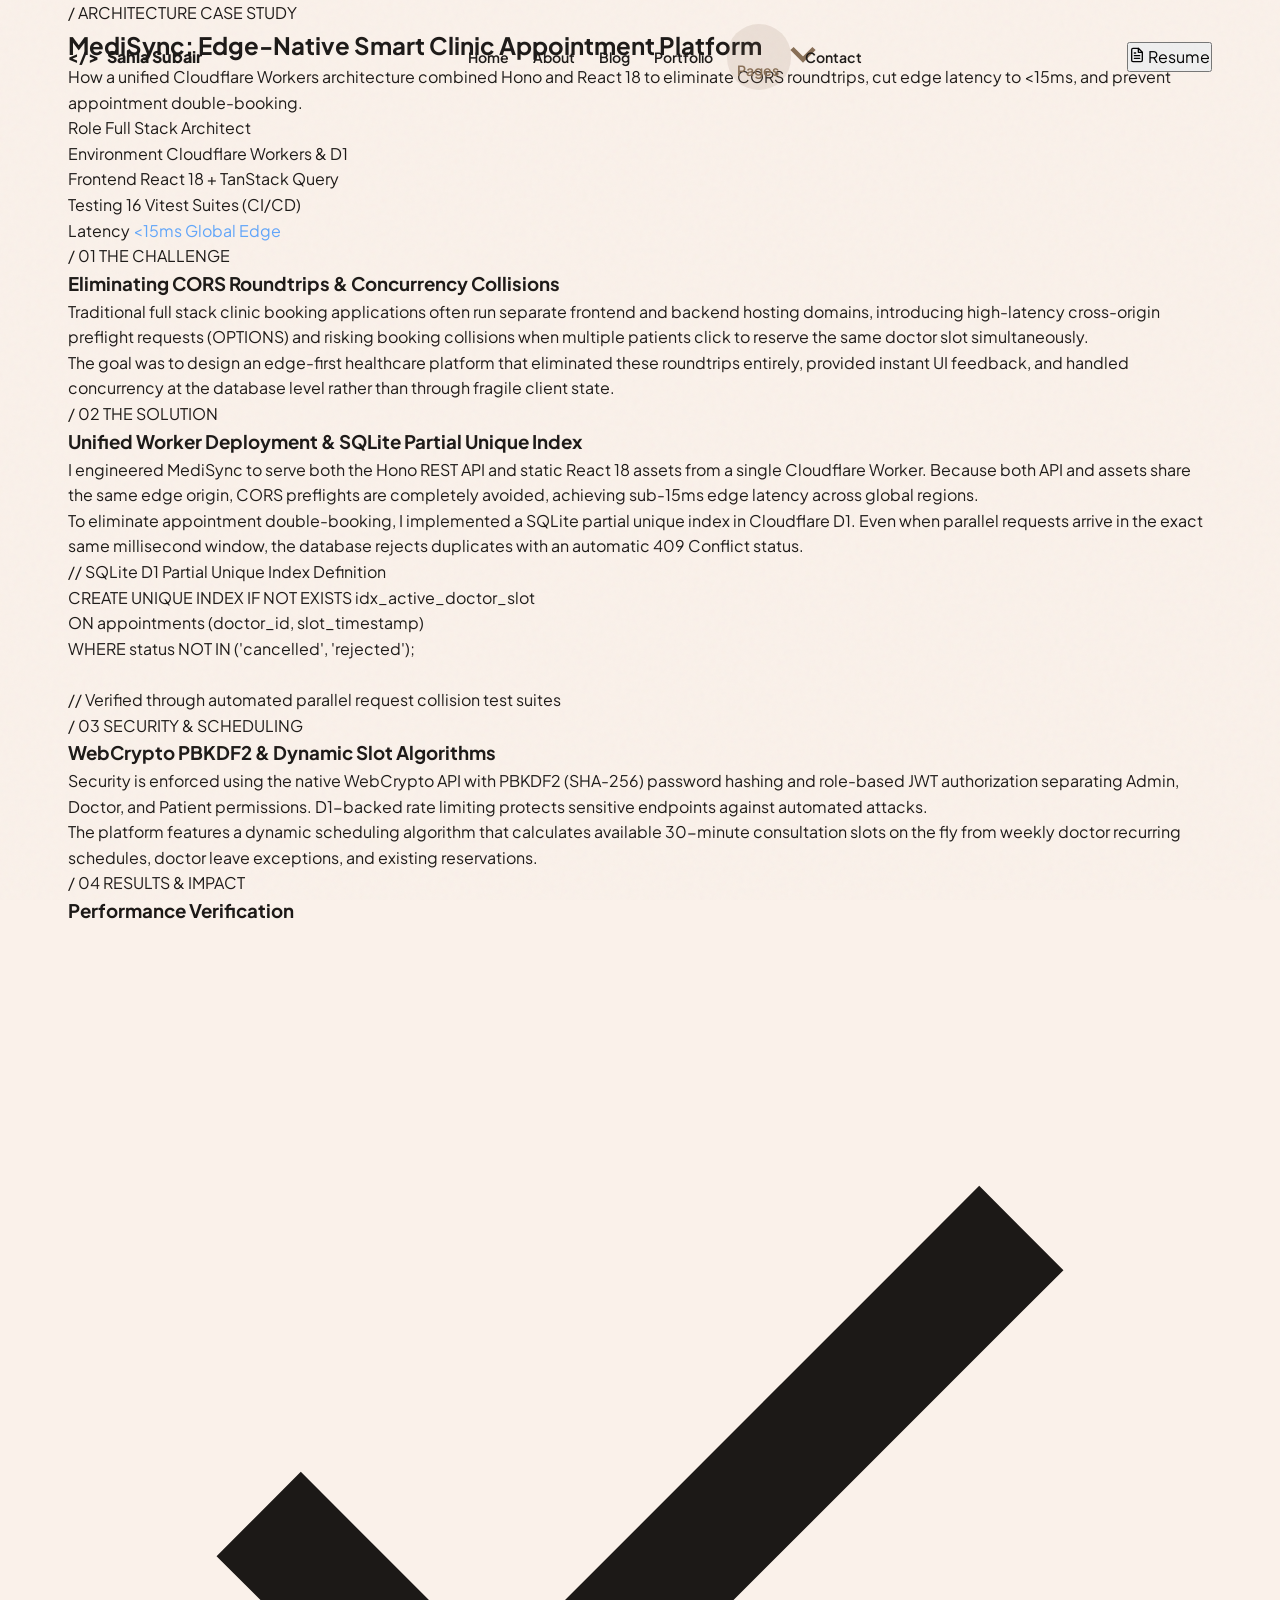
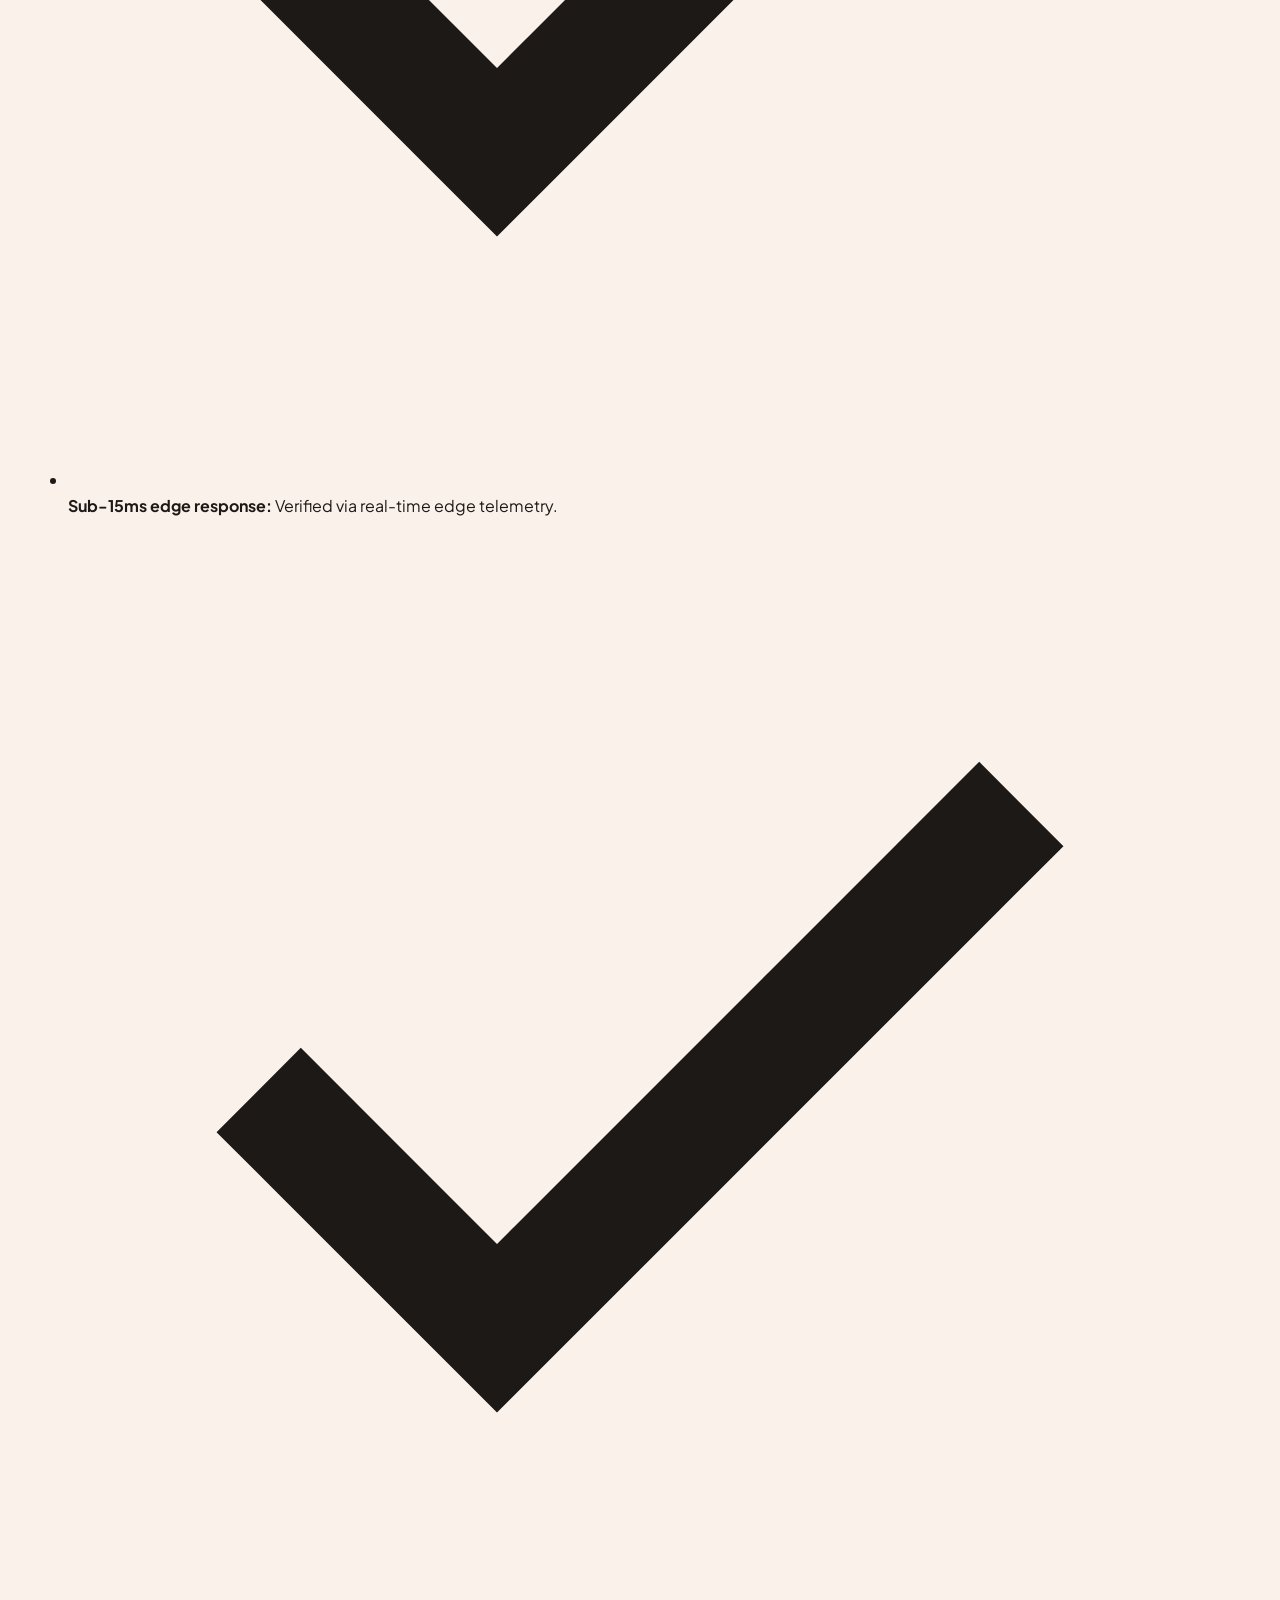
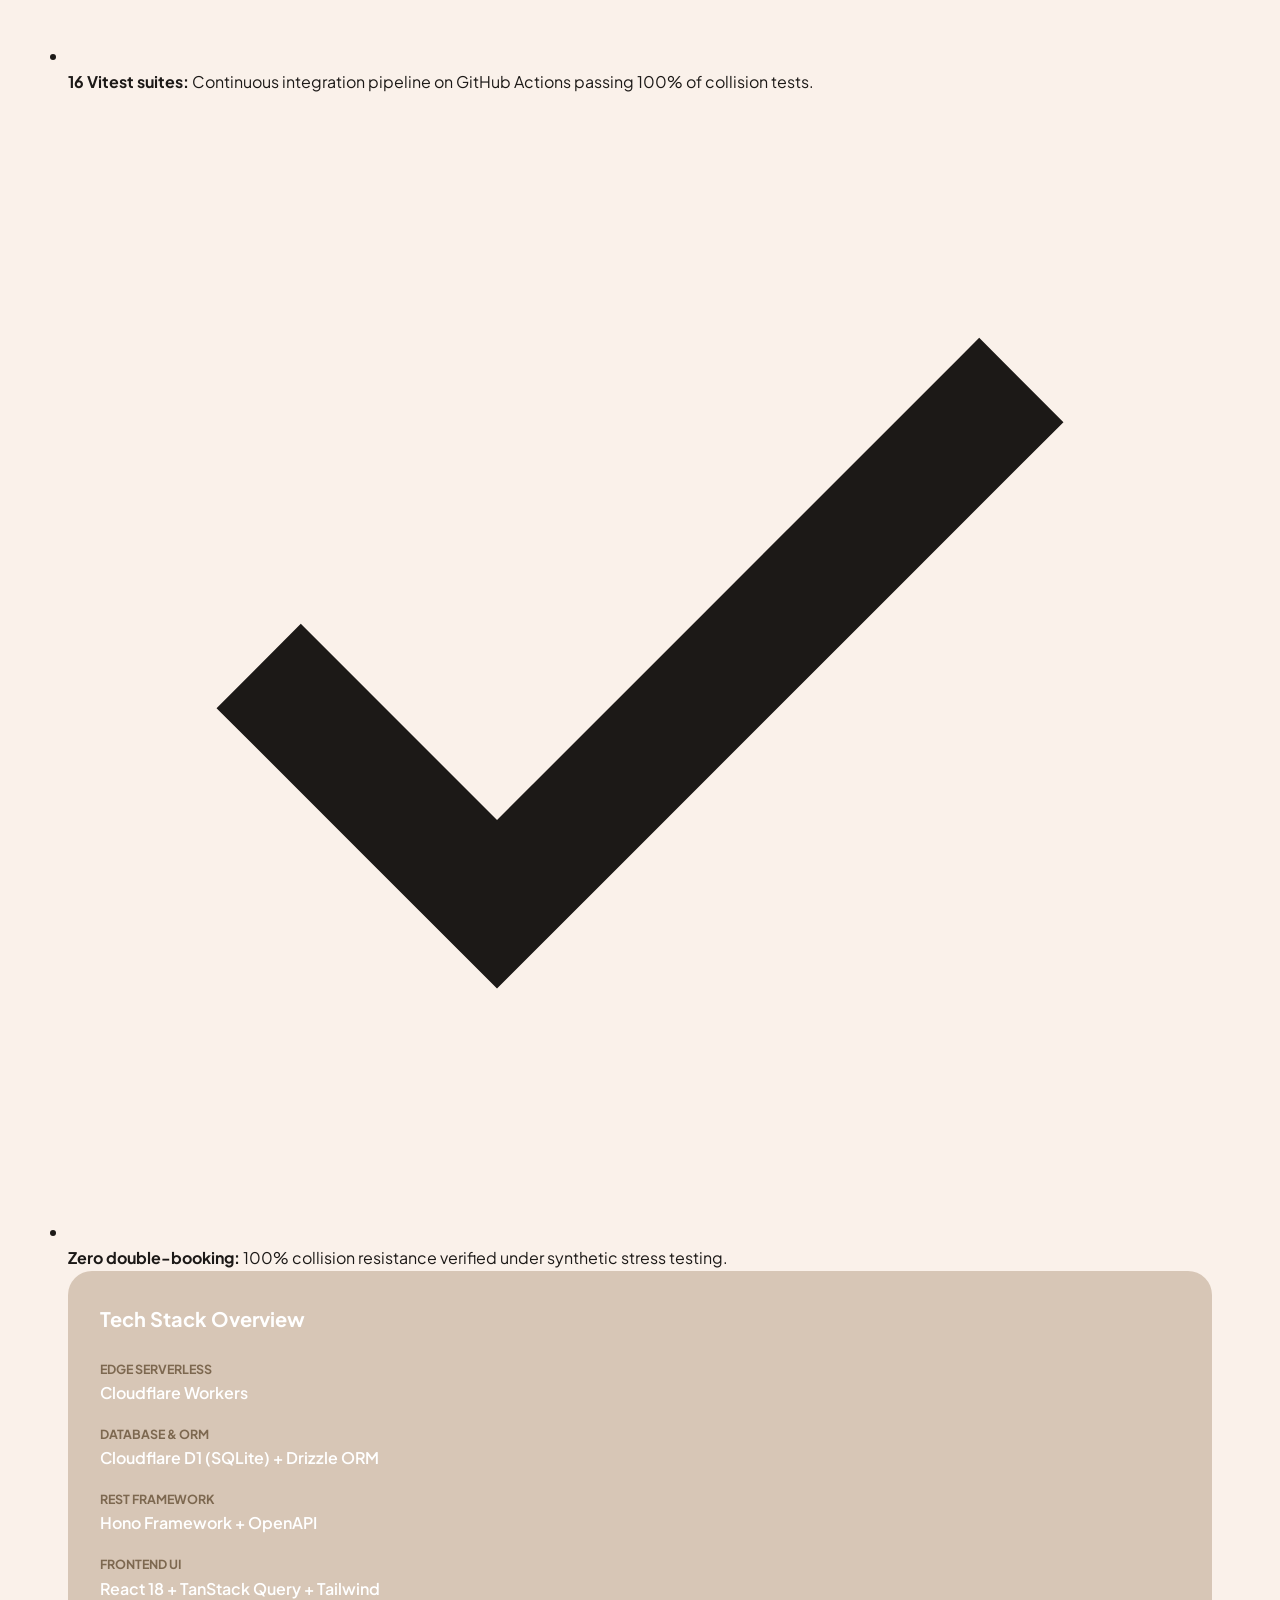
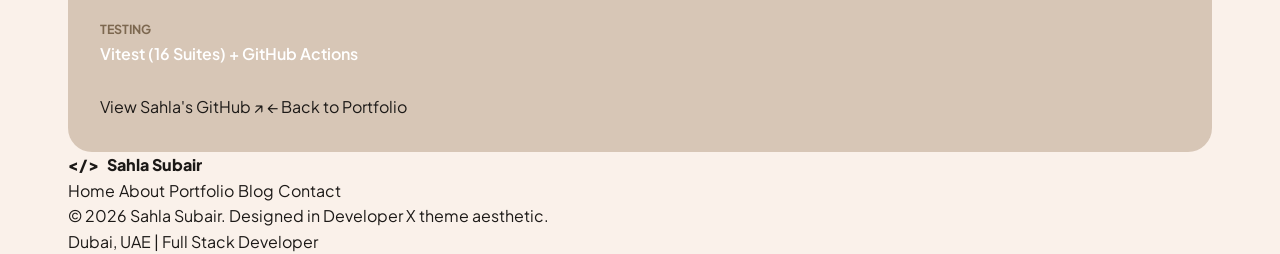
<file: project-medisync.html>
<!DOCTYPE html>
<html lang="en">
<head>
  <meta charset="UTF-8">
  <meta name="viewport" content="width=device-width, initial-scale=1.0">
  <title>MediSync Case Study — Sahla Subair</title>
  <meta name="description" content="In-depth case study of MediSync: edge-native smart clinic appointment platform built by Sahla Subair using Cloudflare Workers, Hono, React 18, and D1 SQLite.">
  
  <link rel="preconnect" href="https://fonts.googleapis.com">
  <link rel="preconnect" href="https://fonts.gstatic.com" crossorigin>
  <link href="https://fonts.googleapis.com/css2?family=JetBrains+Mono:wght@400;500;600;700&family=Plus+Jakarta+Sans:wght@300;400;500;600;700;800&family=Space+Grotesk:wght@400;500;600;700&display=swap" rel="stylesheet">
  
  <link rel="stylesheet" href="styles.css">
  <link rel="stylesheet" href="responsive.css">
</head>
<body>

  <!-- Site Header -->
  <header class="site-header" id="siteHeader">
    <div class="container nav-container">
      <a href="index.html" class="brand-logo" aria-label="Sahla Subair Home">
        <span class="code-bracket">&lt;/&gt;</span> Sahla Subair
      </a>

      <ul class="nav-links" id="navLinks">
        <li><a href="index.html" class="nav-link">Home</a></li>
        <li><a href="about.html" class="nav-link">About</a></li>
        <li><a href="blog.html" class="nav-link">Blog</a></li>
        <li><a href="portfolio.html" class="nav-link">Portfolio</a></li>
        
        <li class="nav-item-dropdown">
          <a href="#" class="nav-link dropdown-trigger active">
            Pages
            <svg viewBox="0 0 24 24" fill="none" stroke="currentColor" stroke-width="2.5"><polyline points="6 9 12 15 18 9"></polyline></svg>
          </a>
          <ul class="dropdown-menu">
            <li><a href="index.html">Home</a></li>
            <li><a href="about.html">About Sahla</a></li>
            <li><a href="portfolio.html">Portfolio &amp; Works</a></li>
            <li><a href="project-medisync.html">Case Study <span class="badge-page">Active</span></a></li>
            <li><a href="blog.html">Blog &amp; Insights</a></li>
            <li><a href="contact.html">Contact Me</a></li>
          </ul>
        </li>

        <li><a href="contact.html" class="nav-link">Contact</a></li>
      </ul>

      <div class="nav-actions">
        <button class="btn-resume" id="openResumeBtn">
          <svg width="16" height="16" viewBox="0 0 24 24" fill="none" stroke="currentColor" stroke-width="2" stroke-linecap="round" stroke-linejoin="round">
            <path d="M14 2H6a2 2 0 0 0-2 2v16a2 2 0 0 0 2 2h12a2 2 0 0 0 2-2V8z"></path>
            <polyline points="14 2 14 8 20 8"></polyline>
            <line x1="16" y1="13" x2="8" y2="13"></line>
            <line x1="16" y1="17" x2="8" y2="17"></line>
            <polyline points="10 9 9 9 8 9"></polyline>
          </svg>
          Resume
        </button>

        <button class="mobile-toggle" id="mobileMenuToggle" aria-label="Toggle navigation menu">
          <span></span>
          <span></span>
          <span></span>
        </button>
      </div>
    </div>
  </header>

  <!-- Case Study Hero -->
  <section class="case-study-hero">
    <div class="container">
      <span class="section-tag"><span class="slash">/</span> ARCHITECTURE CASE STUDY</span>
      <h1 class="page-hero-title">MediSync: Edge-Native Smart Clinic Appointment Platform</h1>
      <p class="page-hero-subtitle">
        How a unified Cloudflare Workers architecture combined Hono and React 18 to eliminate CORS roundtrips, cut edge latency to &lt;15ms, and prevent appointment double-booking.
      </p>

      <!-- Case Study Meta Bar -->
      <div class="case-study-meta-bar">
        <div class="meta-item">
          <span class="meta-title">Role</span>
          <span class="meta-val">Full Stack Architect</span>
        </div>
        <div class="meta-item">
          <span class="meta-title">Environment</span>
          <span class="meta-val">Cloudflare Workers &amp; D1</span>
        </div>
        <div class="meta-item">
          <span class="meta-title">Frontend</span>
          <span class="meta-val">React 18 + TanStack Query</span>
        </div>
        <div class="meta-item">
          <span class="meta-title">Testing</span>
          <span class="meta-val">16 Vitest Suites (CI/CD)</span>
        </div>
        <div class="meta-item">
          <span class="meta-title">Latency</span>
          <span class="meta-val" style="color: #60a5fa;">&lt;15ms Global Edge</span>
        </div>
      </div>
    </div>
  </section>

  <!-- Case Study Body Content -->
  <section class="case-study-body">
    <div class="container">
      <div class="case-study-grid">
        
        <div>
          <!-- Challenge -->
          <div class="case-study-section">
            <span class="section-tag"><span class="slash">/</span> 01 THE CHALLENGE</span>
            <h3>Eliminating CORS Roundtrips &amp; Concurrency Collisions</h3>
            <p>
              Traditional full stack clinic booking applications often run separate frontend and backend hosting domains, introducing high-latency cross-origin preflight requests (OPTIONS) and risking booking collisions when multiple patients click to reserve the same doctor slot simultaneously.
            </p>
            <p>
              The goal was to design an edge-first healthcare platform that eliminated these roundtrips entirely, provided instant UI feedback, and handled concurrency at the database level rather than through fragile client state.
            </p>
          </div>

          <!-- Architecture & Solution -->
          <div class="case-study-section">
            <span class="section-tag"><span class="slash">/</span> 02 THE SOLUTION</span>
            <h3>Unified Worker Deployment &amp; SQLite Partial Unique Index</h3>
            <p>
              I engineered MediSync to serve both the Hono REST API and static React 18 assets from a single Cloudflare Worker. Because both API and assets share the same edge origin, CORS preflights are completely avoided, achieving sub-15ms edge latency across global regions.
            </p>
            <p>
              To eliminate appointment double-booking, I implemented a SQLite partial unique index in Cloudflare D1. Even when parallel requests arrive in the exact same millisecond window, the database rejects duplicates with an automatic 409 Conflict status.
            </p>

            <!-- Code Snippet -->
            <div class="code-box-large">
              <span class="code-comment">// SQLite D1 Partial Unique Index Definition</span><br>
              <span class="code-keyword">CREATE UNIQUE INDEX</span> IF NOT EXISTS idx_active_doctor_slot<br>
              <span class="code-keyword">ON</span> appointments (doctor_id, slot_timestamp)<br>
              <span class="code-keyword">WHERE</span> status NOT IN ('cancelled', 'rejected');<br>
              <br>
              <span class="code-comment">// Verified through automated parallel request collision test suites</span>
            </div>
          </div>

          <!-- Authentication & Security -->
          <div class="case-study-section">
            <span class="section-tag"><span class="slash">/</span> 03 SECURITY &amp; SCHEDULING</span>
            <h3>WebCrypto PBKDF2 &amp; Dynamic Slot Algorithms</h3>
            <p>
              Security is enforced using the native WebCrypto API with PBKDF2 (SHA-256) password hashing and role-based JWT authorization separating Admin, Doctor, and Patient permissions. D1-backed rate limiting protects sensitive endpoints against automated attacks.
            </p>
            <p>
              The platform features a dynamic scheduling algorithm that calculates available 30-minute consultation slots on the fly from weekly doctor recurring schedules, doctor leave exceptions, and existing reservations.
            </p>
          </div>

          <!-- Results -->
          <div class="case-study-section">
            <span class="section-tag"><span class="slash">/</span> 04 RESULTS &amp; IMPACT</span>
            <h3>Performance Verification</h3>
            <ul class="project-bullets" style="margin-top: 16px;">
              <li>
                <span class="bullet-icon"><svg viewBox="0 0 24 24" fill="none" stroke="currentColor" stroke-width="2.5"><polyline points="20 6 9 17 4 12"></polyline></svg></span>
                <span><strong>Sub-15ms edge response:</strong> Verified via real-time edge telemetry.</span>
              </li>
              <li>
                <span class="bullet-icon"><svg viewBox="0 0 24 24" fill="none" stroke="currentColor" stroke-width="2.5"><polyline points="20 6 9 17 4 12"></polyline></svg></span>
                <span><strong>16 Vitest suites:</strong> Continuous integration pipeline on GitHub Actions passing 100% of collision tests.</span>
              </li>
              <li>
                <span class="bullet-icon"><svg viewBox="0 0 24 24" fill="none" stroke="currentColor" stroke-width="2.5"><polyline points="20 6 9 17 4 12"></polyline></svg></span>
                <span><strong>Zero double-booking:</strong> 100% collision resistance verified under synthetic stress testing.</span>
              </li>
            </ul>
          </div>
        </div>

        <!-- Sidebar Info -->
        <div>
          <div style="background: var(--bg-card); border: 1px solid var(--border-color); border-radius: var(--radius-lg); padding: 32px; position: sticky; top: 110px;">
            <h4 style="font-size: 1.25rem; font-weight: 700; color: #fff; margin-bottom: 20px;">Tech Stack Overview</h4>
            
            <div style="display: flex; flex-direction: column; gap: 14px; margin-bottom: 28px;">
              <div>
                <span style="font-size: 0.78rem; text-transform: uppercase; color: var(--text-muted); font-weight: 700;">Edge Serverless</span>
                <p style="color: #fff; font-weight: 600;">Cloudflare Workers</p>
              </div>
              <div>
                <span style="font-size: 0.78rem; text-transform: uppercase; color: var(--text-muted); font-weight: 700;">Database &amp; ORM</span>
                <p style="color: #fff; font-weight: 600;">Cloudflare D1 (SQLite) + Drizzle ORM</p>
              </div>
              <div>
                <span style="font-size: 0.78rem; text-transform: uppercase; color: var(--text-muted); font-weight: 700;">REST Framework</span>
                <p style="color: #fff; font-weight: 600;">Hono Framework + OpenAPI</p>
              </div>
              <div>
                <span style="font-size: 0.78rem; text-transform: uppercase; color: var(--text-muted); font-weight: 700;">Frontend UI</span>
                <p style="color: #fff; font-weight: 600;">React 18 + TanStack Query + Tailwind</p>
              </div>
              <div>
                <span style="font-size: 0.78rem; text-transform: uppercase; color: var(--text-muted); font-weight: 700;">Testing</span>
                <p style="color: #fff; font-weight: 600;">Vitest (16 Suites) + GitHub Actions</p>
              </div>
            </div>

            <a href="https://github.com/sahlasubair02" target="_blank" rel="noopener noreferrer" class="btn-primary" style="justify-content: center; width: 100%; margin-bottom: 12px;">
              View Sahla's GitHub ↗
            </a>
            <a href="portfolio.html" class="btn-secondary" style="justify-content: center; width: 100%;">
              ← Back to Portfolio
            </a>
          </div>
        </div>

      </div>
    </div>
  </section>

  <!-- Footer -->
  <footer class="site-footer">
    <div class="container">
      <div class="footer-top">
        <a href="index.html" class="brand-logo">
          <span class="code-bracket">&lt;/&gt;</span> Sahla Subair
        </a>

        <ul class="footer-nav">
          <li><a href="index.html">Home</a></li>
          <li><a href="about.html">About</a></li>
          <li><a href="portfolio.html">Portfolio</a></li>
          <li><a href="blog.html">Blog</a></li>
          <li><a href="contact.html">Contact</a></li>
        </ul>
      </div>

      <div class="footer-bottom">
        <p>© 2026 Sahla Subair. Designed in Developer X theme aesthetic.</p>
        <p>Dubai, UAE | Full Stack Developer</p>
      </div>
    </div>
  </footer>

  <!-- Resume Modal -->
  <div class="modal-overlay" id="resumeModal">
    <div class="modal-content">
      <button class="modal-close-btn" id="closeModalBtn" aria-label="Close resume modal">&times;</button>
      <div style="border-bottom: 1px solid var(--border-color); padding-bottom: 20px; margin-bottom: 24px;">
        <span class="skill-badge">CURRICULUM VITAE</span>
        <h2 style="font-size: 1.8rem; font-weight: 800; color: #fff; margin-top: 8px;">Sahla Subair</h2>
        <p style="color: var(--accent-blue-hover); font-weight: 600;">Full Stack Developer (Java, React, TypeScript)</p>
      </div>
      <div style="color: var(--text-light); font-size: 0.92rem; line-height: 1.65;">
        <p>Computer Science Engineering graduate with Java Full Stack Development internship experience at Tap Academy. Skilled in Java, Spring Boot, React, TypeScript, and serverless Cloudflare Workers.</p>
        <a href="mailto:sahlasubair02@gmail.com" class="btn-primary" style="display: inline-flex; justify-content: center; width: 100%; margin-top: 14px;">Contact Sahla</a>
      </div>
    </div>
  </div>

  <script src="script.js"></script>
</body>
</html>
</file>
<file: responsive.css>
/* Shared responsive refinements — loaded after each page's base styles. */

:root {
  --shadow-premium: 0 24px 65px rgba(75, 54, 34, .13);
}

html {
  -webkit-text-size-adjust: 100%;
  scroll-padding-top: 92px;
}

body {
  position: relative;
}

body::before {
  position: fixed;
  z-index: 3000;
  inset: 0;
  pointer-events: none;
  opacity: .18;
  content: '';
  background-image: url("data:image/svg+xml,%3Csvg viewBox='0 0 180 180' xmlns='http://www.w3.org/2000/svg'%3E%3Cfilter id='n'%3E%3CfeTurbulence type='fractalNoise' baseFrequency='.9' numOctaves='3' stitchTiles='stitch'/%3E%3C/filter%3E%3Crect width='100%25' height='100%25' filter='url(%23n)' opacity='.18'/%3E%3C/svg%3E");
}

.scroll-progress {
  position: fixed;
  z-index: 5000;
  top: 0;
  left: 0;
  width: 100%;
  height: 3px;
  background: rgba(136, 111, 86, .12);
}

.scroll-progress span {
  display: block;
  width: 100%;
  height: 100%;
  transform: scaleX(0);
  transform-origin: left center;
  background: linear-gradient(90deg, #73593f, #b29475, #73593f);
  box-shadow: 0 0 12px rgba(136, 111, 86, .55);
}

img,
svg,
video,
iframe {
  max-width: 100%;
}

img {
  height: auto;
}

button,
input,
textarea,
select {
  font: inherit;
}

/* Consistent legacy-page navigation. The home page keeps its custom header. */
.nav-container {
  display: flex;
  align-items: center;
  justify-content: space-between;
  gap: 20px;
  min-height: 54px;
}

.brand-logo {
  display: inline-flex;
  align-items: center;
  gap: 8px;
  flex: 0 0 auto;
  color: var(--text-dark);
  font-weight: 800;
  white-space: nowrap;
}

.brand-logo-badge {
  display: inline-grid;
  place-items: center;
  width: 38px;
  height: 38px;
  border-radius: 50%;
  background: var(--btn-mocha);
  color: #fff;
  font-size: .8rem;
  letter-spacing: .06em;
}

.nav-links,
.footer-nav {
  display: flex;
  align-items: center;
  gap: 4px;
  list-style: none;
}

.nav-links a {
  display: block;
  padding: 8px 10px;
  border-radius: 999px;
  font-size: .88rem;
  font-weight: 600;
  white-space: nowrap;
}

.nav-links a:hover,
.nav-links a.active {
  background: rgba(136, 111, 86, .13);
  color: var(--btn-mocha);
}

.nav-actions {
  display: flex;
  align-items: center;
  gap: 10px;
  flex: 0 0 auto;
}

.mobile-toggle {
  display: none;
  width: 44px;
  height: 44px;
  padding: 8px;
  border: 0;
  background: transparent;
  cursor: pointer;
}

.mobile-toggle span {
  display: block;
  width: 26px;
  height: 2px;
  margin: 5px auto;
  border-radius: 2px;
  background: var(--text-dark);
}

.dropdown-menu {
  display: none;
}

.browser-content,
.contact-grid,
.case-study-grid,
.blog-grid {
  min-width: 0;
}

.browser-project-meta,
.project-preview-mockup-img,
.contact-info-col,
.contact-form-wrapper,
.case-study-content,
.case-study-aside {
  min-width: 0;
}

.pill-tags-row,
.project-link-actions,
.footer-nav {
  flex-wrap: wrap;
}

.form-input,
.form-textarea {
  width: 100%;
  max-width: 100%;
}

.about-intro-grid {
  min-width: 0;
}

/* Reference-inspired high-end treatment for Sahala's home portfolio. */
.front-page-hero {
  isolation: isolate;
  overflow: hidden;
}

.front-page-hero::before,
.front-page-hero::after {
  position: absolute;
  z-index: -1;
  width: min(42vw, 570px);
  aspect-ratio: 1;
  border-radius: 50%;
  pointer-events: none;
  content: '';
  filter: blur(16px);
}

.front-page-hero::before {
  top: 18%;
  left: -18%;
  background: radial-gradient(circle, rgba(215, 198, 182, .62), transparent 67%);
}

.front-page-hero::after {
  right: -20%;
  bottom: 2%;
  background: radial-gradient(circle, rgba(192, 164, 132, .22), transparent 67%);
}

.portrait-cutout-img {
  filter: drop-shadow(0 22px 22px rgba(51, 36, 23, .2));
  animation: portrait-float 6s ease-in-out infinite;
}

.arch-backdrop-shape {
  box-shadow: inset 0 1px 0 rgba(255, 255, 255, .48), 0 18px 40px rgba(91, 66, 43, .08);
}

.browser-window-card,
.service-tan-card {
  will-change: transform;
  transform: perspective(1200px) rotateX(var(--tilt-y, 0deg)) rotateY(var(--tilt-x, 0deg));
  transition: transform .3s ease, box-shadow .3s ease, background .3s ease;
}

.browser-window-card:hover {
  box-shadow: var(--shadow-premium);
}

.service-tan-card:hover {
  box-shadow: 0 18px 34px rgba(76, 54, 33, .17);
}

.project-preview-mockup-box {
  position: relative;
  overflow: hidden;
  isolation: isolate;
}

.project-preview-mockup-box::before {
  position: absolute;
  z-index: -1;
  top: -70px;
  right: -55px;
  width: 170px;
  height: 170px;
  border: 18px solid rgba(136, 111, 86, .12);
  border-radius: 50%;
  content: '';
}

.skill-logo-item,
.social-icon-circle {
  transition: transform .24s ease, color .24s ease, background .24s ease, box-shadow .24s ease;
}

.skill-logo-item:hover {
  color: var(--btn-mocha);
  transform: translateY(-5px);
}

.social-icon-circle:hover {
  transform: translateY(-5px) rotate(4deg);
  box-shadow: 0 10px 24px rgba(74, 51, 29, .23);
}

.section-watermark-center {
  letter-spacing: .025em;
}

.motion-ready .reveal-item {
  opacity: 0;
  transform: translateY(28px);
  transition: opacity .68s ease var(--reveal-delay, 0ms), transform .68s cubic-bezier(.2, .75, .25, 1) var(--reveal-delay, 0ms);
}

.motion-ready .reveal-item.is-visible {
  opacity: 1;
  transform: translateY(0);
}

@keyframes portrait-float {
  0%, 100% { transform: translateY(0); }
  50% { transform: translateY(-10px); }
}

@media (prefers-reduced-motion: reduce) {
  *, *::before, *::after {
    scroll-behavior: auto !important;
    animation-duration: .01ms !important;
    animation-iteration-count: 1 !important;
    transition-duration: .01ms !important;
  }
}

@media (max-width: 1100px) {
  .site-header {
    padding-left: 20px;
    padding-right: 20px;
  }

  .container {
    padding-left: 22px;
    padding-right: 22px;
  }

  .front-hero-stage {
    width: min(100%, 920px);
  }
}

@media (max-width: 768px) {
  .site-header {
    padding: 14px 16px 0;
  }

  .site-header.scrolled {
    padding: 10px 16px;
  }

  .container {
    padding-left: 16px;
    padding-right: 16px;
  }

  .nav-container {
    position: relative;
    gap: 10px;
  }

  .nav-actions .btn-header-cta,
  .nav-actions .btn-resume {
    display: none;
  }

  .mobile-toggle {
    display: block;
  }

  .nav-links {
    display: none;
    position: absolute;
    top: calc(100% + 12px);
    right: 0;
    left: 0;
    z-index: 500;
    flex-direction: column;
    align-items: stretch;
    gap: 4px;
    padding: 12px;
    border: 1px solid var(--border-card);
    border-radius: 16px;
    background: rgba(254, 251, 247, .98);
    box-shadow: 0 18px 38px rgba(28, 25, 23, .14);
  }

  .nav-links.open {
    display: flex;
  }

  .nav-links a {
    padding: 12px 14px;
  }

  .nav-item-dropdown {
    width: 100%;
  }

  .nav-item-dropdown .dropdown-menu {
    display: none;
  }

  .page-hero,
  .case-study-hero {
    padding-top: 116px;
    padding-bottom: 52px;
  }

  .page-hero-title {
    font-size: clamp(2rem, 9vw, 3rem);
    line-height: 1.12;
  }

  .page-hero-subtitle {
    font-size: 1rem;
  }

  .front-page-hero {
    padding-top: 84px;
  }

  .front-hero-stage {
    min-height: 0;
  }

  .title-line-1,
  .title-line-2 {
    font-size: clamp(4rem, 19vw, 6.3rem);
    letter-spacing: -.025em;
  }

  .title-line-developer {
    font-size: clamp(1.35rem, 6vw, 2rem);
  }

  .portrait-stage-container {
    min-height: clamp(340px, 100vw, 430px);
  }

  .portrait-cutout-img {
    width: min(88vw, 340px);
    max-height: none;
  }

  .arch-backdrop-shape {
    width: min(88vw, 340px);
    height: clamp(280px, 82vw, 350px);
  }

  .side-callout-left,
  .side-callout-right {
    top: 24%;
    z-index: 4;
    display: block;
    min-width: 0;
    padding-top: 0;
    padding-bottom: 0;
    border-radius: 0;
    background: transparent;
    box-shadow: none;
    backdrop-filter: none;
  }

  .bottom-cta-container,
  .project-actions-row,
  .project-link-actions {
    width: 100%;
  }

  .btn-pill-get-in-touch,
  .btn-open-project,
  .project-link-actions .btn-project-live {
    min-height: 46px;
  }

  .browser-card-content,
  .browser-content,
  .contact-grid,
  .case-study-grid,
  .about-intro-grid {
    grid-template-columns: 1fr !important;
  }

  .about-intro-grid {
    gap: 30px !important;
  }

  .about-actions {
    flex-wrap: wrap;
  }

  .browser-content {
    display: grid;
    gap: 22px;
  }

  .browser-project-meta h3,
  .project-details-col h3 {
    font-size: clamp(1.35rem, 6vw, 1.8rem);
    overflow-wrap: anywhere;
  }

  .browser-url-pill,
  .browser-address-pill {
    display: inline-block;
    min-width: 0;
    max-width: min(58vw, 240px);
    overflow: hidden;
    text-overflow: ellipsis;
    white-space: nowrap;
  }

  .browser-top-bar,
  .browser-header-bar {
    min-width: 0;
    overflow: hidden;
  }

  .contact-section,
  .blog-section,
  .case-study-section {
    padding-top: 52px;
    padding-bottom: 60px;
  }

  .contact-method-card {
    align-items: flex-start;
    gap: 12px;
  }

  .method-details {
    min-width: 0;
  }

  .method-val {
    overflow-wrap: anywhere;
  }

  .footer-top,
  .footer-bottom {
    gap: 16px;
    align-items: flex-start;
    flex-direction: column;
  }

  .footer-nav {
    gap: 8px 16px;
  }
}

@media (max-width: 420px) {
  .site-header {
    padding-left: 12px;
    padding-right: 12px;
  }

  .container {
    padding-left: 14px;
    padding-right: 14px;
  }

  .section-watermark-center,
  .section-watermark-title {
    font-size: clamp(3.2rem, 15vw, 4.8rem);
  }

  .side-callout-left,
  .side-callout-right {
    top: 24%;
    display: block;
    padding-top: 0;
    padding-bottom: 0;
  }

  .side-callout-left {
    left: 2px;
    padding-left: 7px;
  }

  .side-callout-right {
    right: 2px;
    padding-right: 7px;
  }

  .callout-bold-text {
    font-size: .95rem;
  }

  .callout-light-text {
    font-size: .7rem;
    line-height: 1.2;
  }

  .browser-header-bar,
  .browser-top-bar {
    padding-left: 10px;
    padding-right: 10px;
  }

  .browser-url-pill,
  .browser-address-pill {
    max-width: 48vw;
  }

  .contact-method-card {
    flex-direction: column;
  }
}
</file>
<file: styles.css>
:root {
      --bg-page: #FAF1EA;
      --bg-arch: #EADBCF;
      --bg-card: #D7C6B6;
      --bg-card-hover: #CDBCAB;
      --bg-card-light: #FEFBF7;
      
      --text-dark: #1C1917;
      --text-primary-brown: #6E583F;
      --text-muted: #7D6850;
      
      --title-color: #A08870;
      --sub-color: #8A7359;
      
      --btn-mocha: #886F56;
      --btn-mocha-hover: #755E47;
      --btn-text: #FFFFFF;
      
      --line-brown: #78624A;
      --border-subtle: rgba(28, 25, 23, 0.08);
      --border-card: rgba(28, 25, 23, 0.12);
      
      --font-watermark: 'Bebas Neue', sans-serif;
      --font-sans: 'Plus Jakarta Sans', -apple-system, BlinkMacSystemFont, 'Segoe UI', Roboto, sans-serif;
      --font-mono: 'JetBrains Mono', monospace;
      
      --radius-sm: 8px;
      --radius-md: 18px;
      --radius-lg: 24px;
      --radius-pill: 9999px;
      
      --max-w: 1200px;
      --transition: all 0.22s ease-in-out;
    }

    *, *::before, *::after {
      box-sizing: border-box;
      margin: 0;
      padding: 0;
    }

    html {
      scroll-behavior: smooth;
      font-size: 16px;
      background-color: var(--bg-page);
    }

    body {
      font-family: var(--font-sans);
      background-color: var(--bg-page);
      color: var(--text-dark);
      line-height: 1.6;
      overflow-x: hidden;
      -webkit-font-smoothing: antialiased;
    }

    a {
      text-decoration: none;
      color: inherit;
    }

    .container {
      max-width: var(--max-w);
      margin: 0 auto;
      padding: 0 28px;
    }

    /* ==========================================================================
       Header: Monogram Logo on Left, Clean 3-Line Hamburger on Right
       (Exact Dribbble Front Page Header)
       ========================================================================== */
.site-header {
      position: absolute;
      top: 0;
      left: 0;
      width: 100%;
      z-index: 100;
      background: transparent;
      padding: 24px 32px 0;
      transition: padding 0.3s ease, background 0.3s ease, box-shadow 0.3s ease;
    }

    .site-header.scrolled {
      position: fixed;
      background: rgba(250, 241, 234, 0.94);
      backdrop-filter: blur(14px);
      -webkit-backdrop-filter: blur(14px);
      box-shadow: 0 4px 20px rgba(28, 25, 23, 0.07);
      padding: 14px 32px;
    }

    .header-right-group {
      display: flex;
      align-items: center;
      gap: 14px;
    }

    /* Desktop Navigation Redirection Buttons: hidden on mobile, visible on desktop */
    .desktop-header-nav {
      display: none;
      align-items: center;
      gap: 10px;
    }

    @media (min-width: 769px) {
      .desktop-header-nav {
        display: flex;
      }
    }

    .desktop-nav-btn {
      display: inline-flex;
      align-items: center;
      justify-content: center;
      padding: 8px 18px;
      border-radius: var(--radius-pill);
      background: rgba(254, 251, 247, 0.72);
      border: 1px solid rgba(136, 111, 86, 0.24);
      color: var(--text-dark);
      font-size: 0.88rem;
      font-weight: 600;
      letter-spacing: -0.01em;
      text-decoration: none;
      backdrop-filter: blur(8px);
      -webkit-backdrop-filter: blur(8px);
      box-shadow: 0 2px 6px rgba(28, 25, 23, 0.04);
      transition: var(--transition);
      user-select: none;
      cursor: pointer;
    }

    .desktop-nav-btn:hover {
      background: var(--btn-mocha);
      color: #ffffff;
      border-color: var(--btn-mocha);
      transform: translateY(-2px);
      box-shadow: 0 6px 16px rgba(136, 111, 86, 0.28);
    }

    .desktop-nav-btn:active {
      transform: translateY(0);
    }

    .header-flex {
      display: flex;
      align-items: center;
      justify-content: space-between;
      max-width: 680px;
      margin: 0 auto;
      width: 100%;
    }

    @media (min-width: 900px) {
      .header-flex {
        max-width: 1200px;
      }
    }

    .brand-monogram {
      display: inline-flex;
      align-items: center;
      justify-content: center;
      color: var(--sub-color);
      transition: var(--transition);
      cursor: pointer;
    }

    .brand-monogram:hover {
      transform: scale(1.06);
    }

    .hamburger-toggle-btn {
      display: flex;
      flex-direction: column;
      justify-content: center;
      align-items: center;
      gap: 6px;
      width: 44px;
      height: 44px;
      cursor: pointer;
      padding: 6px;
      background: transparent;
      border: none;
      outline: none;
    }

    .hamburger-toggle-btn span {
      display: block;
      width: 30px;
      height: 2.8px;
      background-color: #3B3026;
      border-radius: 4px;
      transition: var(--transition);
    }

    .hamburger-toggle-btn:hover span {
      background-color: var(--btn-mocha);
    }

    /* Fullscreen Drawer (Hidden by default, displayed ONLY when .open is present) */
    .nav-overlay-drawer {
      display: none;
      position: fixed;
      inset: 0;
      background: rgba(250, 241, 234, 0.98);
      backdrop-filter: blur(14px);
      z-index: 2000;
      flex-direction: column;
      align-items: center;
      justify-content: center;
      opacity: 0;
      transition: opacity 0.25s ease;
    }

    .nav-overlay-drawer.open {
      display: flex !important;
      opacity: 1;
    }

    .nav-drawer-close {
      position: absolute;
      top: 28px;
      right: 36px;
      font-size: 2.4rem;
      line-height: 1;
      color: var(--text-dark);
      cursor: pointer;
      background: transparent;
      border: none;
      outline: none;
      padding: 4px;
    }

    .nav-drawer-links {
      list-style: none;
      display: flex;
      flex-direction: column;
      align-items: center;
      gap: 22px;
    }

    .nav-drawer-links a {
      font-family: var(--font-watermark);
      font-size: 2.8rem;
      letter-spacing: 0.05em;
      color: var(--text-dark);
      transition: var(--transition);
    }

    .nav-drawer-links a:hover {
      color: var(--btn-mocha);
      transform: translateY(-2px);
    }

    /* ==========================================================================
       Front Page Hero Section (Exact 1:1 Match from Reference Image)
       ========================================================================== */
    .front-page-hero {
      position: relative;
      min-height: 100vh;
      padding-top: 80px;
      padding-bottom: 40px;
      display: flex;
      flex-direction: column;
      align-items: center;
      justify-content: space-between;
      overflow: hidden;
      background: var(--bg-page);
    }

    .front-hero-stage {
      position: relative;
      width: 100%;
      max-width: 680px;
      display: flex;
      flex-direction: column;
      align-items: center;
      margin: 0 auto;
      padding: 0 16px;
    }

    /* 1. Stacked Headline: MERN / STACK / Developer */
    .stacked-title-group {
      display: flex;
      flex-direction: column;
      align-items: center;
      text-align: center;
      user-select: none;
      margin-bottom: -10px;
      z-index: 1;
    }

    .title-line-1,
    .title-line-2 {
      font-family: var(--font-watermark);
      font-size: clamp(5.4rem, 18vw, 9.8rem);
      line-height: 0.82;
      letter-spacing: 0.05em;
      color: var(--title-color);
      text-transform: uppercase;
      margin: 0;
    }

    .title-line-developer {
      font-family: var(--font-sans);
      font-size: clamp(1.8rem, 5.5vw, 3.2rem);
      font-weight: 500;
      color: var(--sub-color);
      letter-spacing: -0.015em;
      line-height: 1.1;
      margin-top: 4px;
    }

    /* 2. Visual Center Stage with Arch Backdrop, Cutout Portrait & Side Callouts */
    .portrait-stage-container {
      position: relative;
      width: 100%;
      max-width: 540px;
      min-height: 440px;
      display: flex;
      justify-content: center;
      align-items: flex-end;
      margin-top: 10px;
    }

    /* Arch Shape behind the shoulders */
    .arch-backdrop-shape {
      position: absolute;
      bottom: 0;
      left: 50%;
      transform: translateX(-50%);
      width: 88%;
      max-width: 420px;
      height: 350px;
      border-radius: 240px 240px 0 0;
      background: var(--bg-arch);
      z-index: 1;
      pointer-events: none;
    }

    /* Cutout Portrait */
    .portrait-cutout-img {
      position: relative;
      z-index: 2;
      width: 100%;
      max-width: 420px;
      height: auto;
      max-height: 480px;
      object-fit: contain;
      object-position: bottom center;
      display: block;
    }

    /* 3. Left Callout: | B.E. / Computer / Science */
    .side-callout-left {
      position: absolute;
      left: -4px;
      top: 42%;
      z-index: 3;
      border-left: 2.2px solid var(--line-brown);
      padding-left: 14px;
      text-align: left;
    }

    .callout-bold-text {
      font-size: clamp(1.3rem, 2.8vw, 1.9rem);
      font-weight: 800;
      color: var(--text-primary-brown);
      line-height: 1.1;
      letter-spacing: -0.02em;
      display: block;
    }

    .callout-light-text {
      font-size: clamp(1rem, 2.1vw, 1.35rem);
      font-weight: 500;
      color: var(--text-muted);
      line-height: 1.25;
      letter-spacing: -0.015em;
      display: block;
      margin-top: 2px;
    }

    /* 4. Right Callout: Sahala | / Subair */
    .side-callout-right {
      position: absolute;
      right: -4px;
      top: 42%;
      z-index: 3;
      border-right: 2.2px solid var(--line-brown);
      padding-right: 14px;
      text-align: right;
    }

    /* 5. Bottom Centered CTA Button: Get in touch -> */
    .bottom-cta-container {
      margin-top: 24px;
      z-index: 5;
      display: flex;
      justify-content: center;
    }

    .btn-pill-get-in-touch {
      display: inline-flex;
      align-items: center;
      justify-content: center;
      gap: 12px;
      background: var(--btn-mocha);
      color: var(--btn-text);
      padding: 13px 44px;
      border-radius: var(--radius-pill);
      font-size: 1.05rem;
      font-weight: 600;
      letter-spacing: -0.01em;
      box-shadow: 0 6px 20px rgba(136, 111, 86, 0.28);
      transition: var(--transition);
      cursor: pointer;
    }

    .btn-pill-get-in-touch:hover {
      background: var(--btn-mocha-hover);
      transform: translateY(-2px);
      box-shadow: 0 10px 24px rgba(136, 111, 86, 0.38);
      color: #fff;
    }

    .btn-pill-get-in-touch svg {
      width: 18px;
      height: 18px;
      transition: transform 0.2s ease;
    }

    .btn-pill-get-in-touch:hover svg {
      transform: translateX(4px);
    }


    /* ==========================================================================
       Skills Continuous Horizontal Marquee (Left to Right Motion)
       Positioned right after the Hero section, before Projects
       ========================================================================== */
    .skills-marquee-banner {
      width: 100%;
      overflow: hidden;
      background: var(--bg-arch);
      border-top: 1.5px solid var(--border-card);
      border-bottom: 1.5px solid var(--border-card);
      padding: 16px 0;
      position: relative;
      display: flex;
      align-items: center;
      mask-image: linear-gradient(to right, transparent 0%, black 5%, black 95%, transparent 100%);
      -webkit-mask-image: linear-gradient(to right, transparent 0%, black 5%, black 95%, transparent 100%);
    }

    .skills-marquee-track {
      display: flex;
      width: max-content;
      animation: marqueeScrollLeftToRight 30s linear infinite;
      will-change: transform;
    }

    .skills-marquee-banner:hover .skills-marquee-track {
      animation-play-state: paused;
    }

    @keyframes marqueeScrollLeftToRight {
      0% {
        transform: translateX(-50%);
      }
      100% {
        transform: translateX(0%);
      }
    }

    .marquee-group {
      display: flex;
      align-items: center;
      gap: 16px;
      padding-right: 16px;
      flex-shrink: 0;
    }

    .marquee-pill {
      display: inline-flex;
      align-items: center;
      gap: 10px;
      background: #FAF3EC;
      border: 1px solid rgba(136, 111, 86, 0.25);
      border-radius: var(--radius-pill);
      padding: 9px 20px;
      color: var(--text-dark);
      font-size: 0.92rem;
      font-weight: 600;
      white-space: nowrap;
      box-shadow: 0 2px 8px rgba(136, 111, 86, 0.08);
      transition: var(--transition);
      cursor: default;
    }

    .marquee-pill:hover {
      background: #FFFFFF;
      border-color: var(--btn-mocha);
      transform: translateY(-2px);
      box-shadow: 0 6px 16px rgba(136, 111, 86, 0.18);
    }

    .marquee-pill svg {
      width: 20px;
      height: 20px;
      color: var(--btn-mocha);
      flex-shrink: 0;
      transition: transform 0.2s ease;
    }

    .marquee-pill:hover svg {
      transform: scale(1.15);
    }

    /* ==========================================================================
       Projects Section (Browser Mockup + Rotated "PROJECTS" Watermark)
       ========================================================================== */
    .projects-section {
      position: relative;
      padding: 90px 0 110px;
      background: var(--bg-page);
      border-top: 1px solid var(--border-subtle);
    }

    .projects-inner-layout {
      position: relative;
      display: flex;
      align-items: flex-start;
    }

    .vertical-watermark-left {
      position: absolute;
      left: -20px;
      top: 40px;
      font-family: var(--font-watermark);
      font-size: clamp(5.5rem, 12.5vw, 12rem);
      line-height: 0.85;
      letter-spacing: 0.04em;
      color: var(--title-color);
      writing-mode: vertical-rl;
      transform: rotate(180deg);
      user-select: none;
      pointer-events: none;
    }

    .projects-cards-wrapper {
      margin-left: clamp(20px, 8vw, 110px);
      width: 100%;
      display: flex;
      flex-direction: column;
      gap: 60px;
    }

    .browser-window-card {
      background: #FDFAF6;
      border: 1px solid var(--border-card);
      border-radius: var(--radius-lg);
      box-shadow: 0 20px 45px rgba(28, 25, 23, 0.07);
      overflow: hidden;
      transition: var(--transition);
    }

    .browser-window-card:hover {
      transform: translateY(-4px);
      box-shadow: 0 28px 60px rgba(28, 25, 23, 0.11);
    }

    .browser-header-bar {
      background: #ECD9C7;
      height: 44px;
      display: flex;
      align-items: center;
      padding: 0 18px;
      gap: 8px;
      border-bottom: 1px solid var(--border-card);
    }

    .dot {
      width: 10px;
      height: 10px;
      border-radius: 50%;
      background: #BAA694;
    }

    .browser-address-pill {
      margin: 0 auto;
      background: #F8F2EA;
      padding: 3px 22px;
      border-radius: var(--radius-pill);
      font-family: var(--font-mono);
      font-size: 0.82rem;
      color: var(--text-muted);
    }

    .browser-card-content {
      padding: 36px 40px;
      display: grid;
      grid-template-columns: 1.2fr 1fr;
      gap: 32px;
      align-items: center;
    }

    .project-details-col h3 {
      font-size: 1.85rem;
      font-weight: 800;
      color: var(--text-dark);
      line-height: 1.25;
      margin: 8px 0 14px;
    }

    .project-details-col p {
      color: var(--text-muted);
      font-size: 0.98rem;
      line-height: 1.65;
      margin-bottom: 20px;
    }

    .tech-tags-list {
      display: flex;
      flex-wrap: wrap;
      gap: 8px;
      margin-bottom: 24px;
    }

    .tech-tag-chip {
      background: var(--bg-card);
      color: var(--text-dark);
      padding: 6px 14px;
      border-radius: var(--radius-pill);
      font-size: 0.82rem;
      font-weight: 600;
    }

    .project-actions-row {
      display: flex;
      align-items: center;
      gap: 16px;
    }

    .btn-open-project {
      display: inline-flex;
      align-items: center;
      gap: 8px;
      background: var(--btn-mocha);
      color: #fff;
      padding: 12px 24px;
      border-radius: var(--radius-sm);
      font-size: 0.92rem;
      font-weight: 600;
    }

    .btn-open-project:hover {
      background: var(--btn-mocha-hover);
      color: #fff;
      transform: translateY(-2px);
    }

    .btn-github-circle {
      width: 44px;
      height: 44px;
      border-radius: 50%;
      background: var(--bg-card);
      color: var(--text-dark);
      display: flex;
      align-items: center;
      justify-content: center;
      transition: var(--transition);
    }

    .btn-github-circle:hover {
      background: var(--text-dark);
      color: #fff;
      transform: translateY(-2px);
    }

    .btn-github-circle svg {
      width: 20px;
      height: 20px;
      fill: currentColor;
    }

    .project-preview-mockup-box {
      background: #ECD9C7;
      border: 1px solid var(--border-card);
      border-radius: var(--radius-md);
      padding: 24px;
      display: flex;
      flex-direction: column;
      gap: 12px;
    }

    .feature-callout-pill {
      background: #FDFAF6;
      border-radius: var(--radius-sm);
      padding: 12px 16px;
      font-size: 0.88rem;
      color: var(--text-dark);
    }

    /* ==========================================================================
       Skills Section (Exact Dribbble "SKILLS" + Logo Ribbon)
       ========================================================================== */
    .skills-section {
      padding: 90px 0 100px;
      background: var(--bg-page);
      text-align: center;
    }

    .section-watermark-center {
      font-family: var(--font-watermark);
      font-size: clamp(5.5rem, 13vw, 12rem);
      line-height: 0.85;
      letter-spacing: 0.05em;
      color: var(--title-color);
      text-transform: uppercase;
      user-select: none;
      margin-bottom: 24px;
    }

    .skills-icons-row {
      display: flex;
      flex-wrap: wrap;
      align-items: center;
      justify-content: center;
      gap: 32px;
      margin-top: 36px;
    }

    .skill-logo-item {
      display: flex;
      flex-direction: column;
      align-items: center;
      gap: 8px;
      color: var(--text-dark);
      font-size: 0.88rem;
      font-weight: 600;
      transition: var(--transition);
    }

    .skill-logo-item:hover {
      transform: translateY(-4px);
      color: var(--btn-mocha);
    }

    .skill-logo-item svg {
      width: 44px;
      height: 44px;
    }

    /* ==========================================================================
       Services Section (2x2 Grid + Rotated "SERVICES" on the Right)
       ========================================================================== */
    .services-section {
      padding: 90px 0 110px;
      background: var(--bg-page);
      position: relative;
    }

    .services-layout-grid {
      display: grid;
      grid-template-columns: 1fr 110px;
      gap: 40px;
      align-items: center;
    }

    .services-2x2 {
      display: grid;
      grid-template-columns: repeat(2, 1fr);
      gap: 24px;
    }

    .service-tan-card {
      background: var(--bg-card);
      border-radius: var(--radius-md);
      padding: 38px 32px;
      display: flex;
      flex-direction: column;
      justify-content: space-between;
      min-height: 190px;
      transition: var(--transition);
    }

    .service-tan-card:hover {
      background: var(--bg-card-hover);
      transform: translateY(-4px);
      box-shadow: 0 16px 36px rgba(28, 25, 23, 0.09);
    }

    .service-title {
      font-size: 1.55rem;
      font-weight: 800;
      color: var(--text-dark);
      line-height: 1.25;
      letter-spacing: -0.015em;
      text-transform: uppercase;
    }

    .service-cta-link {
      display: flex;
      align-items: center;
      justify-content: space-between;
      margin-top: 24px;
      font-size: 0.92rem;
      font-weight: 600;
      color: var(--text-muted);
    }

    .service-cta-link svg {
      width: 19px;
      height: 19px;
      transition: transform 0.2s ease;
    }

    .service-tan-card:hover .service-cta-link svg {
      transform: translate(3px, -3px);
    }

    .vertical-watermark-right {
      font-family: var(--font-watermark);
      font-size: clamp(5.5rem, 12vw, 11rem);
      line-height: 0.85;
      letter-spacing: 0.04em;
      color: var(--title-color);
      writing-mode: vertical-rl;
      user-select: none;
      pointer-events: none;
      text-align: center;
    }

    /* ==========================================================================
       Experience Section (Numbered 01, 02)
       ========================================================================== */
    .experience-section {
      padding: 90px 0 110px;
      background: var(--bg-page);
    }

    .experience-entries-list {
      display: flex;
      flex-direction: column;
      gap: 40px;
      margin-top: 36px;
    }

    .experience-item-row {
      display: grid;
      grid-template-columns: 120px 1fr;
      gap: 36px;
      padding-bottom: 40px;
      border-bottom: 1px solid var(--border-subtle);
      align-items: baseline;
    }

    .exp-big-num {
      font-family: var(--font-watermark);
      font-size: 4.8rem;
      line-height: 0.85;
      color: var(--title-color);
    }

    .exp-content-box h4 {
      font-size: 1.6rem;
      font-weight: 800;
      color: var(--text-dark);
      margin-bottom: 6px;
    }

    .exp-company-tag {
      font-size: 0.96rem;
      font-weight: 600;
      color: var(--btn-mocha);
      margin-bottom: 12px;
    }

    .exp-content-box p {
      color: var(--text-muted);
      font-size: 0.98rem;
      line-height: 1.65;
    }

    /* ==========================================================================
       Social Presence & Footer
       ========================================================================== */
    .social-section {
      padding: 90px 0 60px;
      background: var(--bg-page);
      text-align: center;
    }

    .social-circle-buttons-row {
      display: flex;
      align-items: center;
      justify-content: center;
      gap: 22px;
      margin: 40px 0 60px;
    }

    .social-icon-circle {
      width: 58px;
      height: 58px;
      border-radius: 50%;
      background: var(--bg-card);
      color: var(--text-dark);
      display: flex;
      align-items: center;
      justify-content: center;
      transition: var(--transition);
    }

    .social-icon-circle:hover {
      background: var(--text-dark);
      color: #fff;
      transform: translateY(-4px);
      box-shadow: 0 12px 26px rgba(28, 25, 23, 0.15);
    }

    .social-icon-circle svg {
      width: 22px;
      height: 22px;
      fill: currentColor;
    }

    .bottom-copyright-line {
      font-size: 0.94rem;
      color: var(--text-muted);
      border-top: 1px solid var(--border-subtle);
      padding-top: 36px;
    }

    /* ==========================================================================
       Modals (Hidden by default, displayed ONLY when .open is present)
       ========================================================================== */
    .modal-overlay {
      display: none;
      position: fixed;
      inset: 0;
      background: rgba(28, 25, 23, 0.7);
      backdrop-filter: blur(8px);
      z-index: 3000;
      align-items: center;
      justify-content: center;
      padding: 24px;
      opacity: 0;
      transition: opacity 0.25s ease;
    }

    .modal-overlay.open {
      display: flex !important;
      opacity: 1;
    }

    .modal-card {
      background: #FDFAF6;
      border: 1px solid var(--border-card);
      border-radius: var(--radius-lg);
      max-width: 760px;
      width: 100%;
      max-height: 90vh;
      overflow-y: auto;
      position: relative;
      padding: 40px;
      box-shadow: 0 25px 50px rgba(28, 25, 23, 0.25);
    }

    .modal-close-x {
      position: absolute;
      top: 24px;
      right: 24px;
      width: 36px;
      height: 36px;
      border-radius: 50%;
      background: var(--bg-card);
      color: var(--text-dark);
      display: flex;
      align-items: center;
      justify-content: center;
      font-size: 1.2rem;
      border: none;
      cursor: pointer;
    }

    .swap-options-grid {
      display: grid;
      grid-template-columns: repeat(auto-fit, minmax(180px, 1fr));
      gap: 18px;
      margin: 16px 0 24px;
    }

    .swap-option-card {
      border: 2px solid var(--border-card);
      border-radius: var(--radius-md);
      padding: 14px;
      text-align: center;
      cursor: pointer;
      background: var(--bg-page);
      transition: var(--transition);
    }

    .swap-option-card:hover,
    .swap-option-card.selected {
      border-color: var(--btn-mocha);
      box-shadow: 0 6px 18px rgba(136, 111, 86, 0.2);
      transform: translateY(-2px);
    }

    .swap-option-card img {
      width: 100%;
      height: 140px;
      object-fit: cover;
      border-radius: var(--radius-sm);
      margin-bottom: 10px;
    }

    .swap-option-title {
      font-weight: 700;
      font-size: 0.95rem;
      color: var(--text-dark);
    }

    .swap-file-input-wrapper {
      margin-top: 18px;
      padding: 20px;
      border: 2px dashed var(--border-card);
      border-radius: var(--radius-md);
      text-align: center;
      background: var(--bg-page);
    }

    /* ==========================================================================
       Responsive Media Queries
       ========================================================================== */
    @media (max-width: 992px) {
      .browser-card-content {
        grid-template-columns: 1fr;
      }
      .services-layout-grid {
        grid-template-columns: 1fr;
      }
      .vertical-watermark-right {
        display: none;
      }
      .vertical-watermark-left {
        display: none;
      }
      .projects-cards-wrapper {
        margin-left: 0 !important;
      }
    }

    /* Mobile Responsive Optimizations (< 768px and < 480px) */
    @media (max-width: 768px) {

      /* Marquee banner mobile scaling */
      .skills-marquee-banner {
        padding: 12px 0;
      }
      .marquee-group {
        gap: 10px;
        padding-right: 10px;
      }
      .marquee-pill {
        padding: 7px 14px;
        font-size: 0.82rem;
        gap: 7px;
      }
      .marquee-pill svg {
        width: 17px;
        height: 17px;
      }

      .container {
        padding: 0 16px;
      }

      .site-header {
        padding: 18px 20px 0;
      }

      /* Hero section mobile scaling */
      .front-page-hero {
        min-height: auto;
        padding-top: 70px;
        padding-bottom: 36px;
      }

      .title-line-1,
      .title-line-2 {
        font-size: clamp(4.6rem, 20vw, 6.8rem);
        line-height: 0.82;
      }

      .title-line-developer {
        font-size: clamp(1.6rem, 5.8vw, 2.2rem);
        margin-top: 2px;
      }

      .portrait-stage-container {
        min-height: 380px;
        margin-top: 6px;
      }

      .arch-backdrop-shape {
        width: 86%;
        max-width: 320px;
        height: 310px;
        border-radius: 170px 170px 0 0;
      }

      .portrait-cutout-img {
        max-width: 320px;
        max-height: 390px;
      }

      .side-callout-left {
        left: -4px;
        top: 38%;
        padding-left: 10px;
      }

      .side-callout-right {
        right: -4px;
        top: 38%;
        padding-right: 10px;
      }

      .callout-bold-text {
        font-size: 1.25rem;
      }

      .callout-light-text {
        font-size: 0.92rem;
      }

      .btn-pill-get-in-touch {
        padding: 12px 36px;
        font-size: 0.96rem;
      }

      /* Projects section mobile scaling & address pill fix */
      .projects-section {
        padding: 60px 0 70px;
      }

      .projects-cards-wrapper {
        margin-left: 0 !important;
        gap: 36px;
      }

      .browser-window-card {
        border-radius: 16px;
      }

      .browser-header-bar {
        height: 42px;
        padding: 0 14px;
        gap: 6px;
      }

      .dot {
        width: 8px;
        height: 8px;
      }

      .browser-address-pill {
        margin: 0 auto;
        padding: 3px 12px;
        font-size: 0.72rem;
        max-width: 190px;
        white-space: nowrap;
        overflow: hidden;
        text-overflow: ellipsis;
      }

      .browser-card-content {
        padding: 24px 18px;
        gap: 24px;
      }

      .project-details-col h3 {
        font-size: 1.45rem;
        line-height: 1.3;
        margin: 6px 0 12px;
      }

      .project-details-col p {
        font-size: 0.92rem;
        line-height: 1.55;
        margin-bottom: 16px;
      }

      .tech-tags-list {
        gap: 6px;
        margin-bottom: 20px;
      }

      .tech-tag-chip {
        padding: 5px 11px;
        font-size: 0.76rem;
      }

      .project-actions-row {
        gap: 12px;
      }

      .btn-open-project {
        flex: 1;
        justify-content: center;
        padding: 11px 18px;
        font-size: 0.88rem;
      }

      .project-preview-mockup-box {
        padding: 18px;
        gap: 10px;
      }

      .feature-callout-pill {
        padding: 10px 12px;
        font-size: 0.82rem;
      }

      /* Skills section mobile */
      .skills-section {
        padding: 60px 0 70px;
      }

      .section-watermark-center {
        font-size: clamp(3.8rem, 16vw, 6rem);
        margin-bottom: 16px;
      }

      .skills-icons-row {
        gap: 20px 14px;
        margin-top: 24px;
      }

      .skill-logo-item {
        width: calc(33.33% - 12px);
        font-size: 0.78rem;
        gap: 6px;
      }

      .skill-logo-item svg {
        width: 36px;
        height: 36px;
      }

      /* Services section mobile */
      .services-section {
        padding: 60px 0 70px;
      }

      .services-layout-grid {
        display: block;
      }

      .services-2x2 {
        grid-template-columns: 1fr;
        gap: 16px;
      }

      .service-tan-card {
        padding: 26px 22px;
        min-height: 140px;
      }

      .service-title {
        font-size: 1.3rem;
      }

      /* Experience section mobile */
      .experience-section {
        padding: 60px 0 70px;
      }

      .experience-entries-list {
        gap: 28px;
        margin-top: 20px;
      }

      .experience-item-row {
        grid-template-columns: 1fr;
        gap: 8px;
        padding-bottom: 24px;
      }

      .exp-big-num {
        font-size: 3.2rem;
        line-height: 1;
      }

      .exp-content-box h4 {
        font-size: 1.3rem;
      }

      .exp-content-box p {
        font-size: 0.92rem;
      }

      /* Social section mobile */
      .social-section {
        padding: 60px 0 40px;
      }

      .social-circle-buttons-row {
        gap: 14px;
        margin: 28px 0 40px;
      }

      .social-icon-circle {
        width: 48px;
        height: 48px;
      }

      .social-icon-circle svg {
        width: 19px;
        height: 19px;
      }
    }

    @media (max-width: 400px) {

      .marquee-pill {
        padding: 6px 11px;
        font-size: 0.76rem;
      }

      .browser-address-pill {
        max-width: 150px;
        font-size: 0.68rem;
      }
      .side-callout-left {
        left: -6px;
      }
      .side-callout-right {
        right: -6px;
      }
    }
</file>
